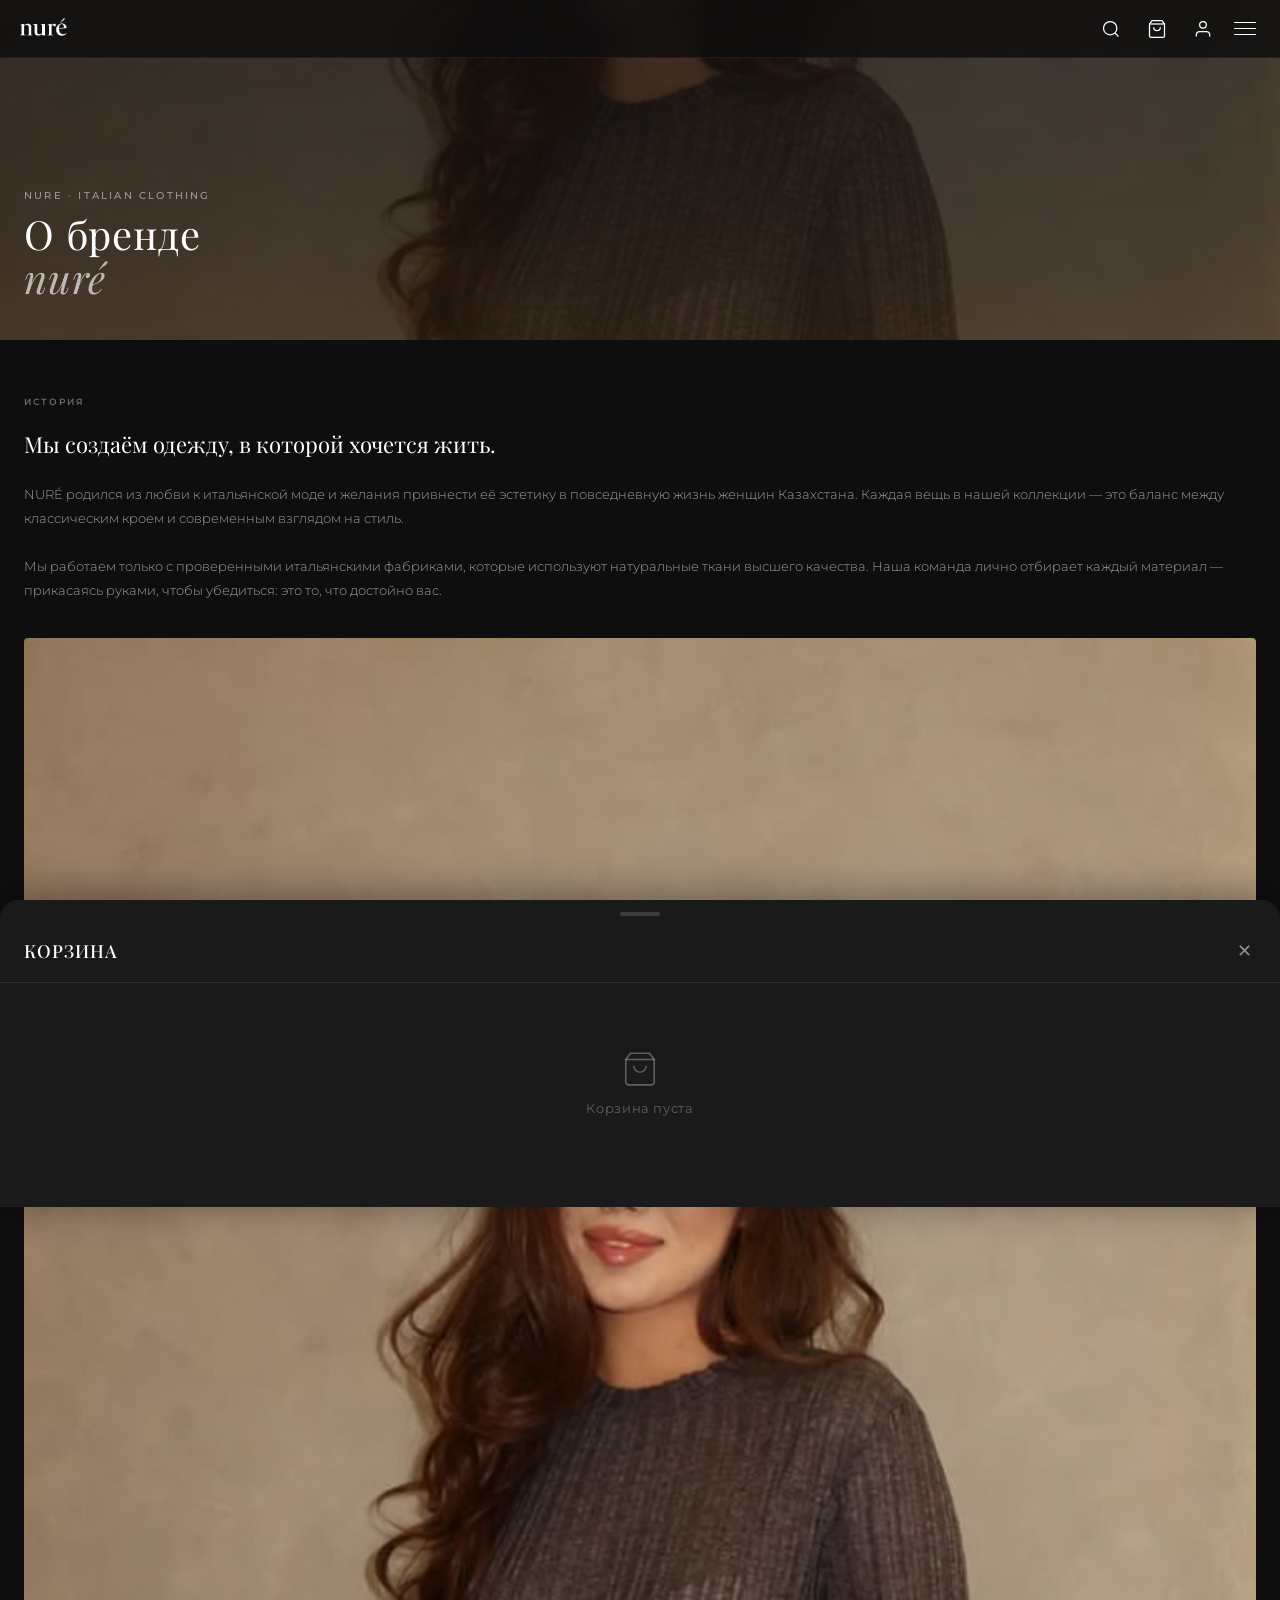
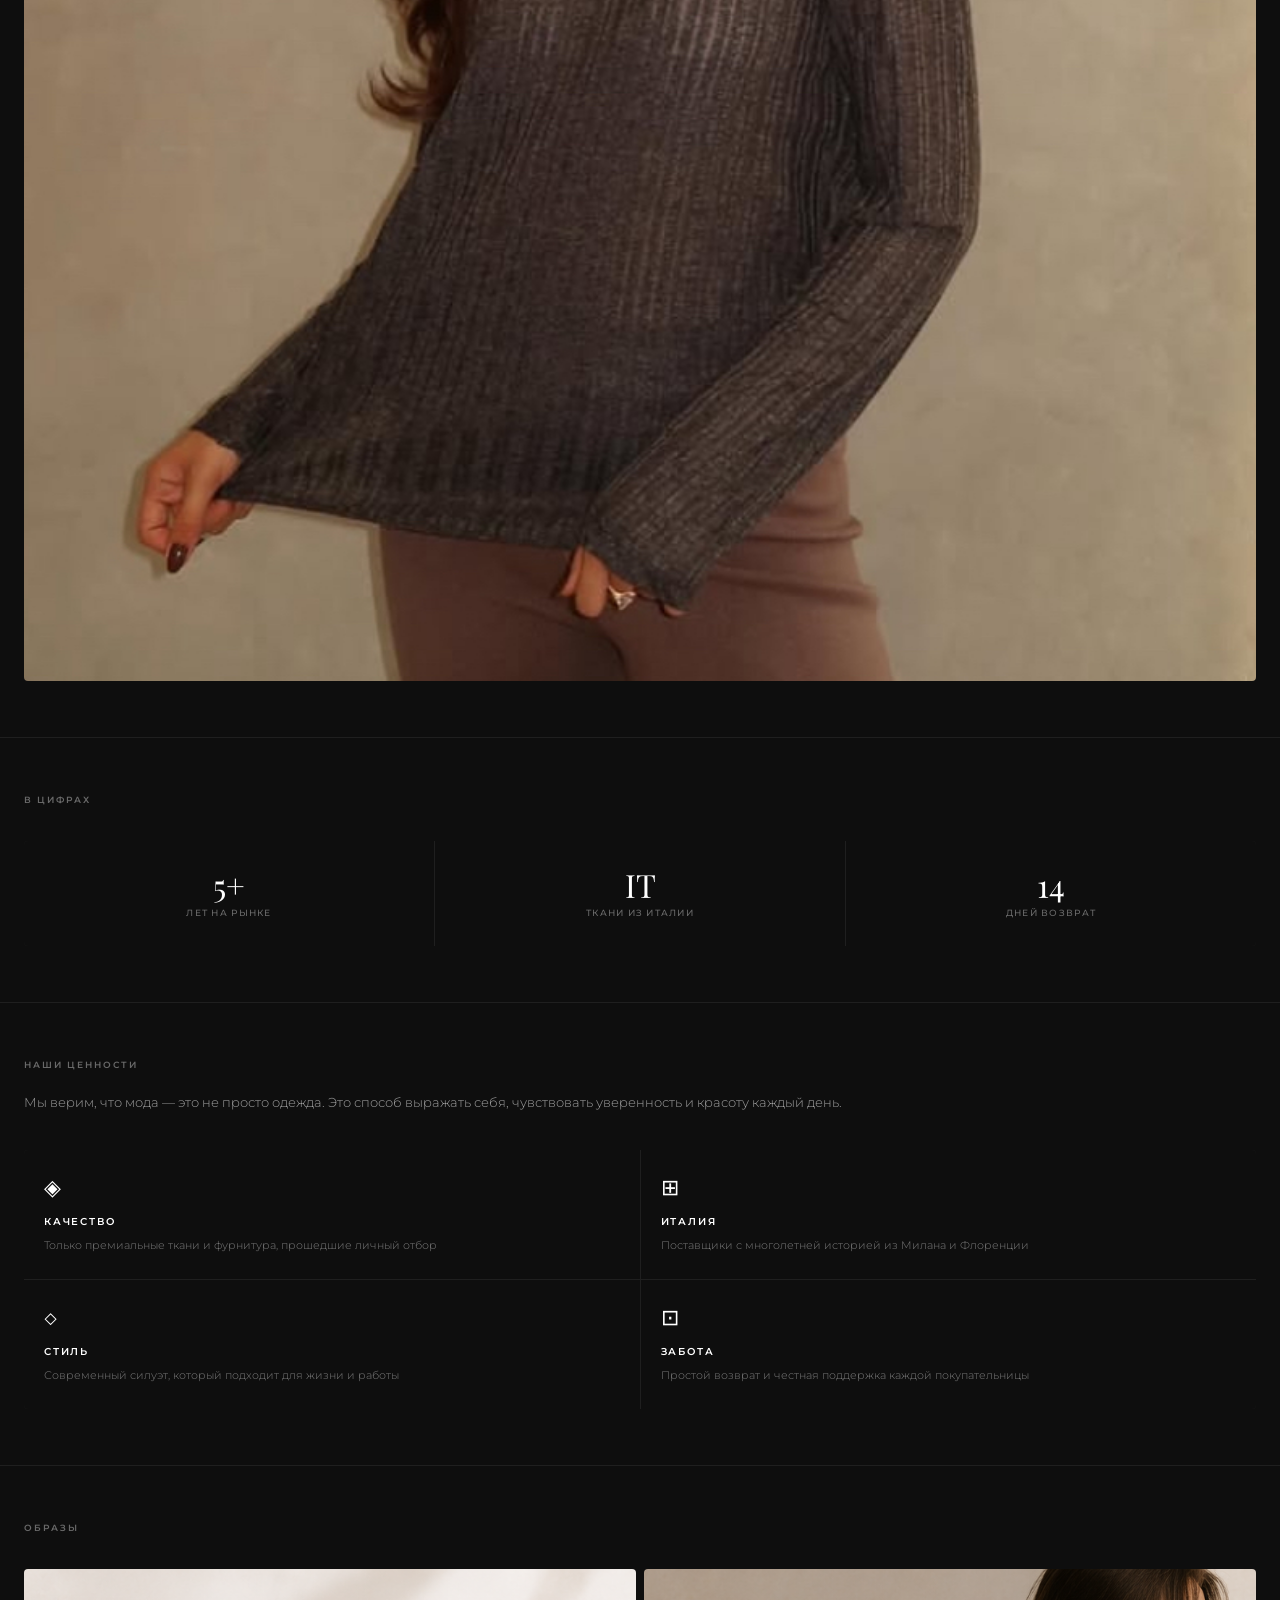
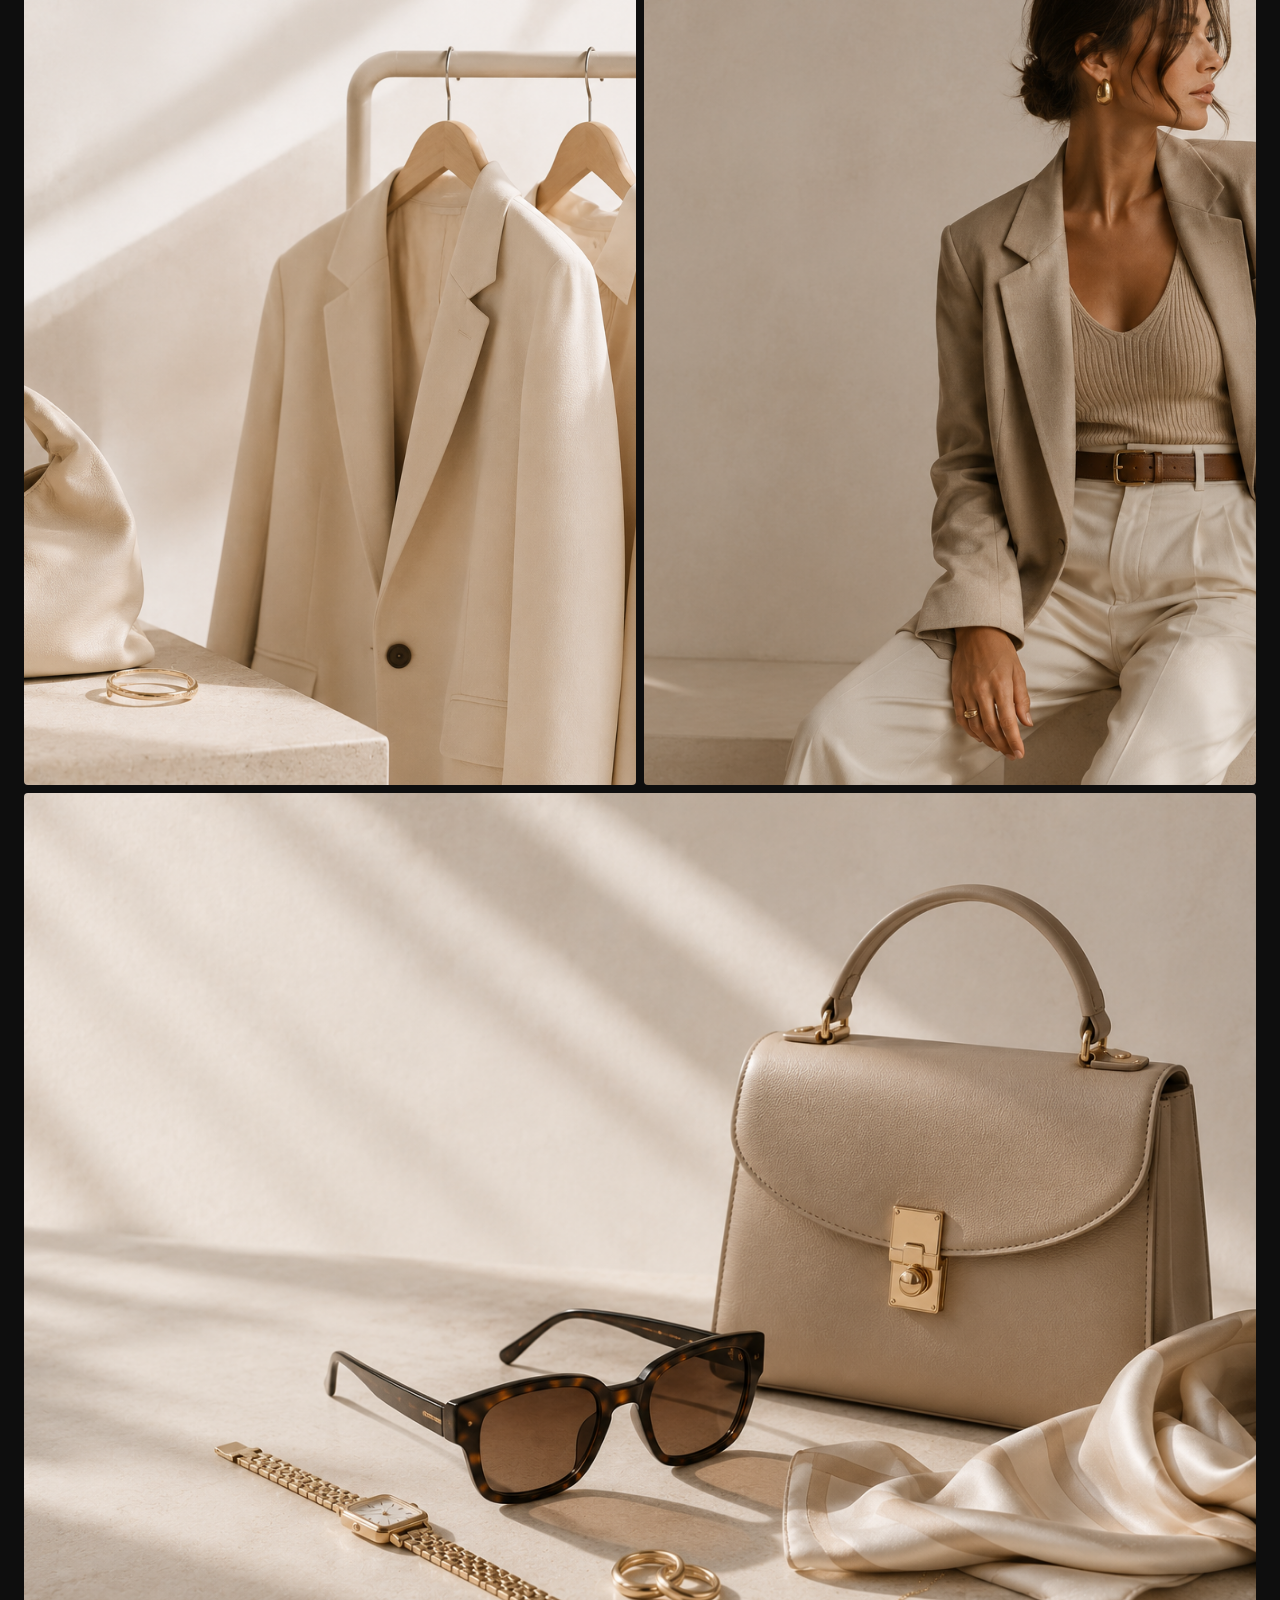
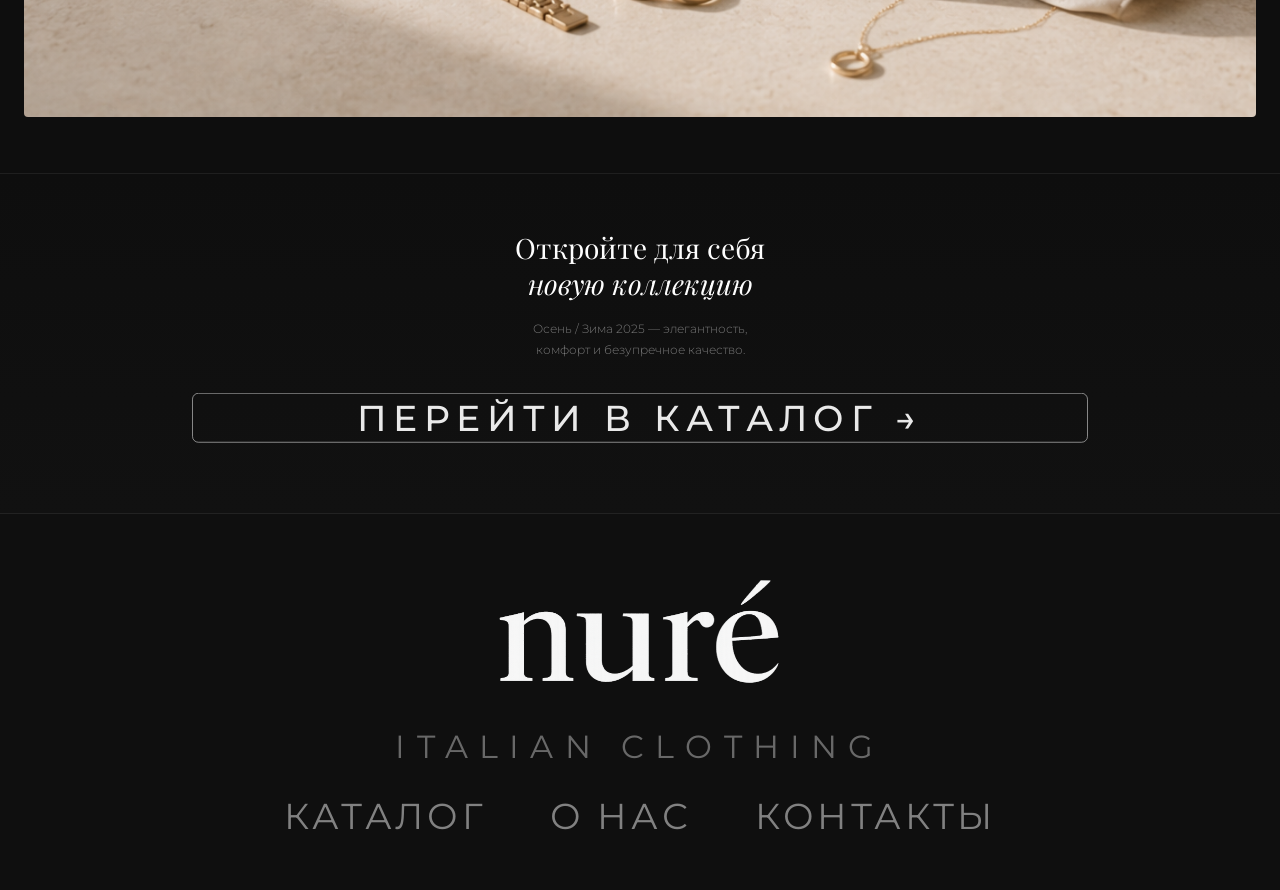
<file: about/index.html>
<!DOCTYPE html>
<html lang="ru">
<head>
    <meta charset="UTF-8">
    <meta name="viewport" content="width=device-width, initial-scale=1.0">
    <title>О НАС — NURE</title>
    <meta name="description" content="NURE — итальянская женская одежда в Актау. История бренда, наша философия и ценности. Итальянская эстетика для казахстанских женщин.">
    <meta property="og:title" content="О нас — NURE">
    <meta property="og:description" content="История бренда NURE. Итальянская эстетика, натуральные ткани, Актау.">
    <meta property="og:image" content="../img/og-cover.jpg">
    <meta property="og:type" content="website">
    <link rel="preconnect" href="https://fonts.googleapis.com">
    <link rel="preconnect" href="https://fonts.gstatic.com" crossorigin>
    <link href="https://fonts.googleapis.com/css2?family=Playfair+Display:ital,wght@0,400;0,500;0,600;1,400&family=Montserrat:wght@300;400;500;600&display=swap" rel="stylesheet">
    <link rel="stylesheet" href="../style/style.css">
    <style>
/* ─── PAGE-LEVEL OVERRIDES ─── */
body { background: #0e0e0e; color: white; }

/* ─── HEADER (тёмный, как на главной) ─── */
.header {
    position: fixed; top: 0; left: 0; right: 0; z-index: 100;
    padding: 0 20px; height: 58px;
    background: rgba(14,14,14,0.82);
    backdrop-filter: blur(12px);
    -webkit-backdrop-filter: blur(12px);
    border-bottom: 1px solid rgba(255,255,255,0.06);
}
.header-inner {
    width: 100%; height: 100%;
    display: flex; justify-content: space-between; align-items: center;
}
.logo img { height: 22px; width: auto; }
.header-icons { display: flex; align-items: center; gap: 8px; }
.icon-btn {
    background: none; border: none; color: white;
    width: 38px; height: 38px; display: flex; align-items: center; justify-content: center;
    cursor: pointer; position: relative;
}
.icon-btn svg { width: 20px; height: 20px; }
.burger { background: none; border: none; cursor: pointer; display: flex; flex-direction: column; gap: 4.5px; padding: 4px; }
.burger span { display: block; width: 22px; height: 1.5px; background: white; border-radius: 2px; }

/* ─── HERO BANNER ─── */
.page-hero {
    height: 340px; display: flex; align-items: flex-end;
    padding: 0 24px 40px;
    background: linear-gradient(180deg, #0e0e0e 0%, #1a1510 60%, #2a1f12 100%);
    position: relative; overflow: hidden;
}
.page-hero::before {
    content: '';
    position: absolute; inset: 0;
    background: url('../img/img 7.png') center/cover no-repeat;
    opacity: 0.28;
}
.page-hero__content { position: relative; z-index: 1; }
.page-hero__eyebrow {
    font-family: 'Montserrat', sans-serif;
    font-size: 10px; font-weight: 500; letter-spacing: 0.22em;
    color: rgba(255,255,255,0.5); margin-bottom: 10px;
}
.page-hero__title {
    font-family: 'Playfair Display', serif;
    font-size: 40px; font-weight: 400; line-height: 1.1;
    color: white; letter-spacing: 0.02em;
}
.page-hero__title em { font-style: italic; color: rgba(255,255,255,0.65); }

/* ─── SECTIONS ─── */
.about-section {
    padding: 56px 24px;
    border-bottom: 1px solid rgba(255,255,255,0.07);
}
.about-section:last-of-type { border-bottom: none; }

.section-label {
    font-family: 'Montserrat', sans-serif;
    font-size: 9px; font-weight: 600; letter-spacing: 0.22em;
    color: rgba(255,255,255,0.38); margin-bottom: 20px;
    text-transform: uppercase;
}

.about-lead {
    font-family: 'Playfair Display', serif;
    font-size: 22px; font-weight: 400; line-height: 1.6;
    color: white; margin-bottom: 20px;
}
.about-body {
    font-family: 'Montserrat', sans-serif;
    font-size: 13px; font-weight: 300; line-height: 1.85;
    color: rgba(255,255,255,0.6);
}
.about-photo {
    width: 100%; aspect-ratio: 3/4; object-fit: cover;
    border-radius: 4px; margin-top: 36px; display: block;
}
.about-photo-wide {
    width: 100%; aspect-ratio: 4/3; object-fit: cover;
    border-radius: 4px; margin-top: 36px; display: block;
}

/* ─── VALUES GRID ─── */
.values-grid {
    display: grid; grid-template-columns: 1fr 1fr;
    gap: 1px; background: rgba(255,255,255,0.07);
    margin-top: 36px; border-radius: 4px; overflow: hidden;
}
.value-card {
    background: #0e0e0e; padding: 24px 20px;
}
.value-icon {
    font-size: 22px; margin-bottom: 14px; display: block;
}
.value-name {
    font-family: 'Montserrat', sans-serif;
    font-size: 10px; font-weight: 600; letter-spacing: 0.18em;
    color: white; margin-bottom: 8px;
}
.value-desc {
    font-family: 'Montserrat', sans-serif;
    font-size: 11px; font-weight: 300; line-height: 1.7;
    color: rgba(255,255,255,0.45);
}

/* ─── PHOTO PAIR ─── */
.photo-pair {
    display: grid; grid-template-columns: 1fr 1fr;
    gap: 8px; margin-top: 36px;
}
.photo-pair img {
    width: 100%; aspect-ratio: 3/4; object-fit: cover; border-radius: 4px;
}

/* ─── NUMBERS ─── */
.stats-row {
    display: grid; grid-template-columns: 1fr 1fr 1fr;
    gap: 1px; background: rgba(255,255,255,0.07);
    margin-top: 36px; border-radius: 4px; overflow: hidden;
}
.stat-card {
    background: #0e0e0e; padding: 28px 16px; text-align: center;
}
.stat-num {
    font-family: 'Playfair Display', serif;
    font-size: 32px; font-weight: 400; color: white; line-height: 1;
    margin-bottom: 6px;
}
.stat-label {
    font-family: 'Montserrat', sans-serif;
    font-size: 9px; font-weight: 500; letter-spacing: 0.14em;
    color: rgba(255,255,255,0.38);
}

/* ─── CTA ─── */
.cta-section {
    padding: 56px 24px 72px;
    text-align: center;
    background: linear-gradient(180deg, #0e0e0e 0%, #111 100%);
}
.cta-title {
    font-family: 'Playfair Display', serif;
    font-size: 28px; font-weight: 400; color: white;
    line-height: 1.3; margin-bottom: 16px;
}
.cta-sub {
    font-family: 'Montserrat', sans-serif;
    font-size: 12px; font-weight: 300; color: rgba(255,255,255,0.45);
    margin-bottom: 32px; line-height: 1.7;
}

/* ─── BADGE ─── */
.badge {
    position: absolute; top: -4px; right: -6px;
    width: 16px; height: 16px;
    background: white; color: #1a1a1a;
    border-radius: 50%; font-size: 8px; font-weight: 600;
    display: flex; align-items: center; justify-content: center; line-height: 1;
}
/* ─── CART / TOAST / SEARCH / OVERLAY (копия из style.css) ─── */
.search-overlay {
    position: fixed; inset: 0; background: #161616; z-index: 300;
    display: flex; flex-direction: column;
    transform: translateY(-100%); transition: transform 0.38s cubic-bezier(0.77,0,0.175,1);
}
.search-overlay.active { transform: translateY(0); }
.search-overlay__top {
    display: flex; align-items: center; gap: 10px;
    padding: 56px 16px 12px; border-bottom: 1px solid rgba(255,255,255,0.09); flex-shrink: 0;
}
.search-input-wrap {
    flex: 1; display: flex; align-items: center;
    background: rgba(255,255,255,0.07); border-radius: 12px;
    padding: 0 12px; gap: 10px; height: 44px;
}
.search-icon-inp { width: 18px; height: 18px; flex-shrink: 0; color: rgba(255,255,255,0.4); }
.search-input { flex: 1; background: none; border: none; outline: none; font-family: 'Montserrat', sans-serif; font-size: 15px; color: white; }
.search-input::placeholder { color: rgba(255,255,255,0.32); }
.search-clear { background: none; border: none; font-size: 14px; color: rgba(255,255,255,0.35); cursor: pointer; display: none; padding: 4px; }
.search-clear.visible { display: block; }
.search-cancel { background: none; border: none; font-family: 'Montserrat', sans-serif; font-size: 13px; color: white; cursor: pointer; white-space: nowrap; padding: 4px 0; }
.search-suggestions { padding: 20px; flex-shrink: 0; }
.search-hint { font-size: 10px; font-weight: 500; letter-spacing: 0.12em; color: rgba(255,255,255,0.38); margin-bottom: 14px; }
.search-tags { display: flex; flex-wrap: wrap; gap: 8px; }
.search-tag { background: rgba(255,255,255,0.07); border: 1px solid rgba(255,255,255,0.12); border-radius: 30px; padding: 7px 16px; font-family: 'Montserrat', sans-serif; font-size: 12px; color: rgba(255,255,255,0.8); cursor: pointer; }
.search-results { flex: 1; overflow-y: auto; padding: 0 16px 20px; }
.search-results__title { font-size: 10px; font-weight: 500; letter-spacing: 0.12em; color: rgba(255,255,255,0.38); padding: 16px 4px 12px; }
.search-results__grid { display: grid; grid-template-columns: 1fr 1fr; gap: 12px; }
.search-pcard { cursor: pointer; }
.search-pcard__img { width: 100%; aspect-ratio: 3/4; object-fit: cover; border-radius: 6px; background: #2a2a2a; display: block; margin-bottom: 8px; }
.search-pcard__name { font-family: 'Playfair Display', serif; font-size: 12px; color: white; margin-bottom: 2px; }
.search-pcard__price { font-size: 11px; font-weight: 600; color: rgba(255,255,255,0.8); }
.cart-backdrop { position: fixed; inset: 0; background: rgba(0,0,0,0); z-index: 190; pointer-events: none; transition: background 0.3s; }
.cart-backdrop.active { background: rgba(0,0,0,0.6); pointer-events: auto; }
.cart-drawer { position: fixed; bottom: 0; left: 0; right: 0; background: #1a1a1a; z-index: 200; border-radius: 18px 18px 0 0; transform: translateY(100%); transition: transform 0.4s cubic-bezier(0.77,0,0.175,1); max-height: 85vh; display: flex; flex-direction: column; box-shadow: 0 -4px 40px rgba(0,0,0,0.4); }
.cart-drawer::before { content: ''; display: block; width: 40px; height: 4px; background: rgba(255,255,255,0.15); border-radius: 2px; margin: 12px auto 0; flex-shrink: 0; }
.cart-drawer.open { transform: translateY(0); }
.cart-drawer__header { display: flex; justify-content: space-between; align-items: center; padding: 20px 24px 16px; border-bottom: 1px solid rgba(255,255,255,0.08); flex-shrink: 0; }
.cart-drawer__title { font-family: 'Playfair Display', serif; font-size: 18px; font-weight: 500; letter-spacing: 0.06em; color: white; }
.cart-drawer__close { background: none; border: none; color: rgba(255,255,255,0.5); font-size: 18px; cursor: pointer; padding: 4px; }
.cart-drawer__body { flex: 1; overflow-y: auto; }
.cart-drawer__footer { padding: 16px 24px 32px; border-top: 1px solid rgba(255,255,255,0.08); flex-shrink: 0; }
.cart-total { display: flex; justify-content: space-between; align-items: center; margin-bottom: 16px; font-size: 13px; font-weight: 500; letter-spacing: 0.1em; color: white; }
.cart-checkout-btn { width: 100%; height: 52px; background: white; color: #1a1a1a; border: none; border-radius: 12px; font-family: 'Montserrat', sans-serif; font-size: 12px; font-weight: 500; letter-spacing: 0.2em; cursor: pointer; }
.cart-empty { display: flex; flex-direction: column; align-items: center; justify-content: center; gap: 12px; min-height: 200px; color: rgba(255,255,255,0.3); font-size: 13px; letter-spacing: 0.05em; }
.cart-items { padding: 0 24px 24px; }
.cart-item { display: flex; gap: 14px; padding: 14px 0; border-bottom: 1px solid rgba(255,255,255,0.07); }
.cart-item__img { width: 68px; height: 90px; object-fit: cover; border-radius: 7px; background: rgba(255,255,255,0.08); flex-shrink: 0; }
.cart-item__body { flex: 1; display: flex; flex-direction: column; justify-content: space-between; }
.cart-item__name { font-family: 'Playfair Display', serif; font-size: 13px; font-weight: 500; color: white; margin-bottom: 3px; }
.cart-item__size { font-size: 10px; color: rgba(255,255,255,0.4); margin-bottom: 4px; }
.cart-item__price { font-size: 13px; font-weight: 600; color: white; }
.cart-item__controls { display: flex; align-items: center; gap: 8px; margin-top: 6px; }
.qty-btn { width: 28px; height: 28px; border: 1px solid rgba(255,255,255,0.2); background: none; color: white; border-radius: 50%; cursor: pointer; font-size: 16px; display: flex; align-items: center; justify-content: center; }
.qty-val { font-size: 14px; font-weight: 500; color: white; min-width: 20px; text-align: center; }
.remove-btn { background: none; border: none; color: rgba(255,255,255,0.3); font-size: 14px; cursor: pointer; margin-left: 4px; }
.toast { position: fixed; bottom: 32px; left: 50%; transform: translateX(-50%) translateY(20px); background: rgba(255,255,255,0.95); color: #1a1a1a; padding: 12px 22px; border-radius: 30px; font-size: 12px; font-weight: 500; letter-spacing: 0.06em; opacity: 0; transition: opacity 0.3s, transform 0.3s; pointer-events: none; z-index: 999; white-space: nowrap; }
.toast.visible { opacity: 1; transform: translateX(-50%) translateY(0); }

/* ─── USER AVATAR + MENU ─── */
.user-avatar { width: 28px; height: 28px; background: white; color: #1a1a1a; border-radius: 50%; font-size: 11px; font-weight: 600; display: flex; align-items: center; justify-content: center; cursor: pointer; border: none; letter-spacing: 0.03em; }
.user-menu { position: absolute; top: 48px; right: 0; background: #1a1a1a; border: 1px solid rgba(255,255,255,0.12); border-radius: 12px; padding: 8px; min-width: 180px; box-shadow: 0 8px 32px rgba(0,0,0,0.5); z-index: 200; display: none; }
.user-menu.open { display: block; }
.user-menu-item { display: block; padding: 10px 16px; font-size: 12px; letter-spacing: 0.06em; color: white; cursor: pointer; border-radius: 8px; border: none; background: none; width: 100%; text-align: left; font-family: 'Montserrat', sans-serif; }
.user-menu-item:hover { background: rgba(255,255,255,0.08); }
.user-menu-item.danger { color: #e07070; }
.user-menu__email { padding: 8px 16px 12px; font-size: 10px; color: rgba(255,255,255,0.4); border-bottom: 1px solid rgba(255,255,255,0.1); margin-bottom: 4px; letter-spacing: 0.04em; }

/* ─── AUTH MODAL ─── */
.auth-modal-backdrop { position: fixed; inset: 0; background: rgba(0,0,0,0.6); z-index: 300; display: none; align-items: flex-end; }
.auth-modal-backdrop.open { display: flex; }
.auth-modal { background: #1a1a1a; border-radius: 20px 20px 0 0; width: 100%; padding: 32px 24px 48px; border-top: 1px solid rgba(255,255,255,0.1); }
.auth-modal__bar { width: 40px; height: 4px; background: rgba(255,255,255,0.2); border-radius: 2px; margin: 0 auto 28px; }
.auth-modal__title { font-family: 'Playfair Display', serif; font-size: 22px; font-weight: 500; margin-bottom: 6px; color: white; }
.auth-modal__sub { font-size: 12px; color: rgba(255,255,255,0.45); margin-bottom: 28px; letter-spacing: 0.03em; }
.auth-tabs { display: flex; margin-bottom: 24px; border-bottom: 1px solid rgba(255,255,255,0.12); }
.auth-tab { background: none; border: none; font-family: 'Montserrat', sans-serif; font-size: 11px; font-weight: 500; letter-spacing: 0.12em; color: rgba(255,255,255,0.35); cursor: pointer; padding: 10px 20px 12px; border-bottom: 2px solid transparent; margin-bottom: -1px; }
.auth-tab.active { color: white; border-bottom-color: white; }
.auth-field { display: flex; flex-direction: column; gap: 6px; margin-bottom: 14px; }
.auth-field label { font-size: 10px; font-weight: 500; letter-spacing: 0.12em; color: rgba(255,255,255,0.4); }
.auth-field input { height: 48px; background: rgba(255,255,255,0.07); border: none; border-radius: 10px; padding: 0 16px; font-family: 'Montserrat', sans-serif; font-size: 14px; color: white; outline: none; transition: box-shadow 0.2s; }
.auth-field input:focus { box-shadow: inset 0 0 0 1.5px rgba(255,255,255,0.5); }
.auth-submit { width: 100%; height: 52px; background: white; color: #1a1a1a; border: none; border-radius: 12px; font-family: 'Montserrat', sans-serif; font-size: 12px; font-weight: 500; letter-spacing: 0.2em; cursor: pointer; margin-top: 8px; }
.auth-error { color: #e07070; font-size: 11px; text-align: center; margin-top: 8px; display: none; }
    </style>
</head>
<body>

<!-- ═══ ПОИСКОВЫЙ ОВЕРЛЕЙ ═══ -->
<div class="search-overlay" id="searchOverlay">
    <div class="search-overlay__top">
        <div class="search-input-wrap">
            <svg class="search-icon-inp" viewBox="0 0 24 24" fill="none" stroke="currentColor" stroke-width="1.5"><circle cx="11" cy="11" r="8"/><line x1="21" y1="21" x2="16.65" y2="16.65"/></svg>
            <input class="search-input" id="searchInput" type="text" placeholder="Поиск по коллекции..." autocomplete="off">
            <button class="search-clear" id="searchClear" aria-label="Очистить">✕</button>
        </div>
        <button class="search-cancel" id="searchCancel">Отмена</button>
    </div>
    <div class="search-suggestions" id="searchSuggestions">
        <p class="search-hint">Популярные запросы</p>
        <div class="search-tags">
            <span class="search-tag">Платья</span>
            <span class="search-tag">Пальто</span>
            <span class="search-tag">Костюмы</span>
            <span class="search-tag">Новинки</span>
        </div>
    </div>
    <div class="search-results" id="searchResults" style="display:none">
        <p class="search-results__title" id="searchResultsTitle"></p>
        <div class="search-results__grid" id="searchResultsGrid"></div>
    </div>
</div>

<!-- ═══ КОРЗИНА ═══ -->
<div class="cart-backdrop" id="cartBackdrop"></div>
<div class="cart-drawer" id="cartDrawer">
    <div class="cart-drawer__header">
        <p class="cart-drawer__title">КОРЗИНА</p>
        <button class="cart-drawer__close" id="cartClose">✕</button>
    </div>
    <div class="cart-drawer__body" id="cartBody">
        <div class="cart-empty" id="cartEmpty">
            <svg width="38" height="38" viewBox="0 0 24 24" fill="none" stroke="rgba(255,255,255,0.3)" stroke-width="1"><path d="M6 2L3 6v14a2 2 0 0 0 2 2h14a2 2 0 0 0 2-2V6l-3-4z"/><line x1="3" y1="6" x2="21" y2="6"/><path d="M16 10a4 4 0 0 1-8 0"/></svg>
            <p>Корзина пуста</p>
        </div>
        <div class="cart-items" id="cartItems"></div>
    </div>
    <div class="cart-drawer__footer" id="cartFooter" style="display:none">
        <div class="cart-total"><span>ИТОГО</span><span id="cartTotal">0 ₸</span></div>
        <button class="cart-checkout-btn">ОФОРМИТЬ ЗАКАЗ →</button>
    </div>
</div>

<!-- ═══ TOAST ═══ -->
<div class="toast" id="toast"></div>

<!-- AUTH MODAL -->
<div class="auth-modal-backdrop" id="authBackdrop">
    <div class="auth-modal">
        <div class="auth-modal__bar"></div>
        <p class="auth-modal__title">Добро пожаловать</p>
        <p class="auth-modal__sub">Войдите или создайте аккаунт</p>
        <div class="auth-tabs">
            <button class="auth-tab active" id="tabLogin">ВОЙТИ</button>
            <button class="auth-tab" id="tabRegister">РЕГИСТРАЦИЯ</button>
        </div>
        <div id="loginForm">
            <div class="auth-field"><label>EMAIL</label><input type="email" id="loginEmail" placeholder="your@email.com"></div>
            <div class="auth-field"><label>ПАРОЛЬ</label><input type="password" id="loginPass" placeholder="••••••"></div>
            <p class="auth-error" id="loginError"></p>
            <button class="auth-submit" id="loginSubmit">ВОЙТИ</button>
        </div>
        <div id="registerForm" style="display:none">
            <div class="auth-field"><label>ИМЯ</label><input type="text" id="regName" placeholder="Ваше имя"></div>
            <div class="auth-field"><label>EMAIL</label><input type="email" id="regEmail" placeholder="your@email.com"></div>
            <div class="auth-field"><label>ПАРОЛЬ</label><input type="password" id="regPass" placeholder="Минимум 6 символов"></div>
            <p class="auth-error" id="regError"></p>
            <button class="auth-submit" id="regSubmit">СОЗДАТЬ АККАУНТ</button>
        </div>
    </div>
</div>
<div class="nav-backdrop" id="navBackdrop"></div>
<div class="nav-overlay" id="navOverlay">
    <div class="nav-header">
        <img class="nav-logo" src="../img/logo.png" alt="nuré">
        <button class="nav-close" id="navClose">✕</button>
    </div>
    <nav class="nav-links">
        <a href="../index.html">ГЛАВНАЯ</a>
        <a href="../catalog/index.html">КАТАЛОГ</a>
        <a href="index.html" class="active">О НАС</a>
        <a href="../contacts/index.html">КОНТАКТЫ</a>
    </nav>
    <div class="nav-benefits">
        <p class="nav-benefits__title">НАШИ ПРЕИМУЩЕСТВА</p>
        <div class="nav-benefit-item">
            <div class="nav-benefit-icon"><svg width="18" height="18" viewBox="0 0 24 24" fill="none" stroke="currentColor" stroke-width="1.5"><path d="M12 2l3.09 6.26L22 9.27l-5 4.87 1.18 6.88L12 17.77l-6.18 3.25L7 14.14 2 9.27l6.91-1.01L12 2z"/></svg></div>
            <div><p class="nav-benefit-name">ПРЕМИУМ КАЧЕСТВО</p><p class="nav-benefit-desc">Используем лучшие материалы и фурнитуру</p></div>
        </div>
        <div class="nav-benefit-item">
            <div class="nav-benefit-icon"><svg width="18" height="18" viewBox="0 0 24 24" fill="none" stroke="currentColor" stroke-width="1.5"><circle cx="12" cy="12" r="10"/><path d="M12 8v4l3 3"/></svg></div>
            <div><p class="nav-benefit-name">ИТАЛЬЯНСКИЕ ТКАНИ</p><p class="nav-benefit-desc">Только проверенные поставщики из Италии</p></div>
        </div>
        <div class="nav-benefit-item">
            <div class="nav-benefit-icon"><svg width="18" height="18" viewBox="0 0 24 24" fill="none" stroke="currentColor" stroke-width="1.5"><rect x="1" y="3" width="15" height="13" rx="1"/><path d="M16 8h4l3 5v3h-7V8z"/><circle cx="5.5" cy="18.5" r="2.5"/><circle cx="18.5" cy="18.5" r="2.5"/></svg></div>
            <div><p class="nav-benefit-name">БЫСТРАЯ ДОСТАВКА</p><p class="nav-benefit-desc">Доставка по Казахстану от 1 до 3 дней</p></div>
        </div>
        <div class="nav-benefit-item">
            <div class="nav-benefit-icon"><svg width="18" height="18" viewBox="0 0 24 24" fill="none" stroke="currentColor" stroke-width="1.5"><path d="M3 9l9-7 9 7v11a2 2 0 0 1-2 2H5a2 2 0 0 1-2-2z"/><polyline points="9 22 9 12 15 12 15 22"/></svg></div>
            <div><p class="nav-benefit-name">ЛЕГКИЙ ВОЗВРАТ</p><p class="nav-benefit-desc">Возврат в течение 14 дней без лишних вопросов</p></div>
        </div>
    </div>
    <div class="nav-socials">
        <a href="https://www.instagram.com/nure.kz/" target="_blank"><span class="social-icon">◎</span> Instagram</a>
        <a href="#"><span class="social-icon">✈</span> Telegram</a>
    </div>
</div>

<!-- ═══ HEADER ═══ -->
<header class="header">
    <div class="header-inner">
        <a href="../index.html" class="header-logo">
            <img src="../img/logo.png" alt="nuré">
        </a>
        <div class="header-icons">
            <button class="icon-btn" aria-label="Поиск" id="searchBtn">
                <svg viewBox="0 0 24 24" fill="none" stroke="currentColor" stroke-width="1.5"><circle cx="11" cy="11" r="8"/><line x1="21" y1="21" x2="16.65" y2="16.65"/></svg>
            </button>
            <button class="icon-btn cart-icon-btn" id="cartBtn" aria-label="Корзина">
                <svg viewBox="0 0 24 24" fill="none" stroke="currentColor" stroke-width="1.5"><path d="M6 2L3 6v14a2 2 0 0 0 2 2h14a2 2 0 0 0 2-2V6l-3-4z"/><line x1="3" y1="6" x2="21" y2="6"/><path d="M16 10a4 4 0 0 1-8 0"/></svg>
                <span class="badge" id="cartBadge" style="display:none">0</span>
            </button>
            <!-- Аккаунт -->
            <div id="userBtnWrap" style="position:relative">
                <button class="user-avatar" id="userBtn" style="display:none"></button>
                <button class="icon-btn" id="loginBtn" aria-label="Войти">
                    <svg viewBox="0 0 24 24" fill="none" stroke="currentColor" stroke-width="1.5"><path d="M20 21v-2a4 4 0 0 0-4-4H8a4 4 0 0 0-4 4v2"/><circle cx="12" cy="7" r="4"/></svg>
                </button>
                <div class="user-menu" id="userMenu">
                    <p class="user-menu__email" id="userMenuEmail"></p>
                    <button class="user-menu-item" id="adminPanelBtn" style="display:none" onclick="window.location='../admin/index.html'">⚙ Админ панель</button>
                    <button class="user-menu-item danger" onclick="API.logout();updateAuthUI();showToast('Вы вышли из аккаунта')">Выйти</button>
                </div>
            </div>
            <button class="burger" id="burgerBtn">
                <span></span><span></span><span></span>
            </button>
        </div>
    </div>
</header>

<!-- ═══ HERO BANNER ═══ -->
<div class="page-hero" style="padding-top: 58px;">
    <div class="page-hero__content">
        <p class="page-hero__eyebrow">NURE · ITALIAN CLOTHING</p>
        <h1 class="page-hero__title">О бренде<br><em>nuré</em></h1>
    </div>
</div>

<!-- ═══ СЕКЦИЯ 1 — ИСТОРИЯ ═══ -->
<section class="about-section">
    <p class="section-label">ИСТОРИЯ</p>
    <p class="about-lead">Мы создаём одежду, в которой хочется жить.</p>
    <p class="about-body">NURÉ родился из любви к итальянской моде и желания привнести её эстетику в повседневную жизнь женщин Казахстана. Каждая вещь в нашей коллекции — это баланс между классическим кроем и современным взглядом на стиль.<br><br>Мы работаем только с проверенными итальянскими фабриками, которые используют натуральные ткани высшего качества. Наша команда лично отбирает каждый материал — прикасаясь руками, чтобы убедиться: это то, что достойно вас.</p>
    <img class="about-photo" src="../img/img 7.png" alt="NURE">
</section>

<!-- ═══ СЕКЦИЯ 2 — ЦИФРЫ ═══ -->
<section class="about-section">
    <p class="section-label">В ЦИФРАХ</p>
    <div class="stats-row">
        <div class="stat-card">
            <p class="stat-num">5+</p>
            <p class="stat-label">ЛЕТ НА РЫНКЕ</p>
        </div>
        <div class="stat-card">
            <p class="stat-num">IT</p>
            <p class="stat-label">ТКАНИ ИЗ ИТАЛИИ</p>
        </div>
        <div class="stat-card">
            <p class="stat-num">14</p>
            <p class="stat-label">ДНЕЙ ВОЗВРАТ</p>
        </div>
    </div>
</section>

<!-- ═══ СЕКЦИЯ 3 — НАШИ ЦЕННОСТИ ═══ -->
<section class="about-section">
    <p class="section-label">НАШИ ЦЕННОСТИ</p>
    <p class="about-body">Мы верим, что мода — это не просто одежда. Это способ выражать себя, чувствовать уверенность и красоту каждый день.</p>
    <div class="values-grid">
        <div class="value-card">
            <span class="value-icon">◈</span>
            <p class="value-name">КАЧЕСТВО</p>
            <p class="value-desc">Только премиальные ткани и фурнитура, прошедшие личный отбор</p>
        </div>
        <div class="value-card">
            <span class="value-icon">⊞</span>
            <p class="value-name">ИТАЛИЯ</p>
            <p class="value-desc">Поставщики с многолетней историей из Милана и Флоренции</p>
        </div>
        <div class="value-card">
            <span class="value-icon">◇</span>
            <p class="value-name">СТИЛЬ</p>
            <p class="value-desc">Современный силуэт, который подходит для жизни и работы</p>
        </div>
        <div class="value-card">
            <span class="value-icon">⊡</span>
            <p class="value-name">ЗАБОТА</p>
            <p class="value-desc">Простой возврат и честная поддержка каждой покупательницы</p>
        </div>
    </div>
</section>

<!-- ═══ СЕКЦИЯ 4 — ФОТО ═══ -->
<section class="about-section">
    <p class="section-label">ОБРАЗЫ</p>
    <div class="photo-pair">
        <img src="../img/img 11.png" alt="">
        <img src="../img/img 10.png" alt="">
    </div>
    <img class="about-photo-wide" src="../img/img 12.png" alt="" style="margin-top: 8px;">
</section>

<!-- ═══ CTA ═══ -->
<section class="cta-section">
    <p class="cta-title">Откройте для себя<br><em style="font-family:'Playfair Display',serif;font-style:italic;">новую коллекцию</em></p>
    <p class="cta-sub">Осень / Зима 2025 — элегантность,<br>комфорт и безупречное качество.</p>
    <a style="margin: auto;" href="../catalog/index.html" class="btn-outline">ПЕРЕЙТИ В КАТАЛОГ →</a>
</section>

<!-- ═══ ФУТЕР ═══ -->
<footer class="footer">
    <img class="footer-logo" src="../img/logo.png" alt="nuré">
    <p class="footer-sub">ITALIAN CLOTHING</p>
    <nav class="footer-nav">
        <a href="../catalog/index.html">КАТАЛОГ</a>
        <a href="index.html">О НАС</a>
        <a href="../contacts/index.html">КОНТАКТЫ</a>
    </nav>
</footer>

<script src="../api-client.js"></script>
<script>
// ── КОРЗИНА ──
let cart = JSON.parse(localStorage.getItem('nure_cart') || '[]');
function saveCart() { localStorage.setItem('nure_cart', JSON.stringify(cart)); }
function formatPrice(p) { return p.toString().replace(/\B(?=(\d{3})+(?!\d))/g, ' '); }
let toastTimer;
function showToast(msg) { const t = document.getElementById('toast'); t.textContent = msg; t.classList.add('visible'); clearTimeout(toastTimer); toastTimer = setTimeout(() => t.classList.remove('visible'), 2500); }

function updateBadges() {
    const total = cart.reduce((s, i) => s + i.qty, 0);
    const cb = document.getElementById('cartBadge');
    cb.textContent = total; cb.style.display = total > 0 ? 'flex' : 'none';
}

function renderCart() {
    const body = document.getElementById('cartItems');
    const empty = document.getElementById('cartEmpty');
    const footer = document.getElementById('cartFooter');
    if (cart.length === 0) { empty.style.display = 'flex'; body.innerHTML = ''; footer.style.display = 'none'; return; }
    empty.style.display = 'none'; footer.style.display = 'block';
    const PLACEHOLDER = 'data:image/svg+xml,%3Csvg xmlns="http://www.w3.org/2000/svg" width="68" height="90"%3E%3Crect width="68" height="90" fill="%23222"%2F%3E%3C%2Fsvg%3E';
    body.innerHTML = cart.map(item => `
        <div class="cart-item">
            <img class="cart-item__img" src="${item.img || PLACEHOLDER}" alt="${item.name}" onerror="this.src='${PLACEHOLDER}'">
            <div class="cart-item__body">
                <div class="cart-item__info">
                    <p class="cart-item__name">${item.name}</p>
                    <p class="cart-item__size">Размер: ${item.size}${item.color ? ' · ' + item.color : ''}</p>
                    <p class="cart-item__price">${formatPrice(item.price)} ₸</p>
                </div>
                <div class="cart-item__controls">
                    <button class="qty-btn" onclick="changeQty(${item.id},'${item.size}',-1)">−</button>
                    <span class="qty-val">${item.qty}</span>
                    <button class="qty-btn" onclick="changeQty(${item.id},'${item.size}',1)">+</button>
                    <button class="remove-btn" onclick="removeItem(${item.id},'${item.size}')">✕</button>
                </div>
            </div>
        </div>
    `).join('');
    const total = cart.reduce((s, i) => s + i.price * i.qty, 0);
    document.getElementById('cartTotal').textContent = formatPrice(total) + ' ₸';
}
function changeQty(id, size, delta) {
    const idx = cart.findIndex(i => i.id === id && i.size === size);
    if (idx === -1) return;
    cart[idx].qty += delta;
    if (cart[idx].qty <= 0) cart.splice(idx, 1);
    saveCart(); renderCart(); updateBadges();
}
function removeItem(id, size) {
    cart = cart.filter(i => !(i.id === id && i.size === size));
    saveCart(); renderCart(); updateBadges();
}

// ── CART DRAWER ──
const cartBtn = document.getElementById('cartBtn');
const cartDrawer = document.getElementById('cartDrawer');
const cartBackdrop = document.getElementById('cartBackdrop');
const cartClose = document.getElementById('cartClose');
function openCart() { cartDrawer.classList.add('open'); cartBackdrop.classList.add('active'); document.body.style.overflow = 'hidden'; renderCart(); }
function closeCart() { cartDrawer.classList.remove('open'); cartBackdrop.classList.remove('active'); document.body.style.overflow = ''; }
cartBtn.addEventListener('click', openCart);
cartClose.addEventListener('click', closeCart);
cartBackdrop.addEventListener('click', closeCart);

// ── БУРГЕР ──
const burger = document.getElementById('burgerBtn');
const overlay = document.getElementById('navOverlay');
const backdrop = document.getElementById('navBackdrop');
const navClose = document.getElementById('navClose');
function openMenu() { overlay.classList.add('active'); backdrop.classList.add('active'); document.body.style.overflow = 'hidden'; }
function closeMenu() { overlay.classList.remove('active'); backdrop.classList.remove('active'); document.body.style.overflow = ''; }
burger.addEventListener('click', openMenu);
navClose.addEventListener('click', closeMenu);
backdrop.addEventListener('click', closeMenu);

// ── ПОИСК ──
const searchBtn = document.getElementById('searchBtn');
const searchOverlay = document.getElementById('searchOverlay');
const searchInput = document.getElementById('searchInput');
const searchClear = document.getElementById('searchClear');
const searchCancel = document.getElementById('searchCancel');
const searchSuggestions = document.getElementById('searchSuggestions');
const searchResults = document.getElementById('searchResults');
const searchResultsGrid = document.getElementById('searchResultsGrid');
const searchResultsTitle = document.getElementById('searchResultsTitle');
function openSearch() { searchOverlay.classList.add('active'); document.body.style.overflow = 'hidden'; setTimeout(() => searchInput.focus(), 350); }
function closeSearch() { searchOverlay.classList.remove('active'); document.body.style.overflow = ''; searchInput.value = ''; searchClear.classList.remove('visible'); searchSuggestions.style.display = ''; searchResults.style.display = 'none'; }
searchBtn.addEventListener('click', openSearch);
searchCancel.addEventListener('click', closeSearch);
document.addEventListener('keydown', e => { if (e.key === 'Escape') { closeSearch(); closeMenu(); } });
searchClear.addEventListener('click', () => { searchInput.value = ''; searchClear.classList.remove('visible'); searchSuggestions.style.display = ''; searchResults.style.display = 'none'; searchInput.focus(); });
document.querySelectorAll('.search-tag').forEach(tag => {
    tag.addEventListener('click', () => { searchInput.value = tag.textContent; searchInput.dispatchEvent(new Event('input')); });
});

// ── ПОИСК: загрузка товаров и отображение результатов ──
let _searchProducts = null;
async function ensureProducts() {
    if (_searchProducts) return _searchProducts;
    try { const d = await API.getProducts(); _searchProducts = d.products || []; } catch(e) { _searchProducts = []; }
    return _searchProducts;
}
const CAT_LABELS = { dress:'Платья', outer:'Верхняя одежда', suit:'Костюмы', top:'Топы', acc:'Аксессуары' };
function getProductImg(p) {
    if (p.images && p.images.default && p.images.default[0]) return p.images.default[0];
    if (p.colors && p.colors.length && p.colors[0].images && p.colors[0].images[0]) return p.colors[0].images[0];
    return '';
}
searchInput.addEventListener('input', async function() {
    const q = this.value.trim().toLowerCase();
    searchClear.classList.toggle('visible', q.length > 0);
    if (!q) { searchSuggestions.style.display = ''; searchResults.style.display = 'none'; return; }
    searchSuggestions.style.display = 'none'; searchResults.style.display = '';
    searchResultsTitle.textContent = 'ПОИСК...';
    const products = await ensureProducts();
    const found = products.filter(p =>
        (p.name||'').toLowerCase().includes(q) ||
        (CAT_LABELS[p.category]||'').toLowerCase().includes(q)
    ).slice(0, 12);
    searchResultsTitle.textContent = found.length > 0 ? `НАЙДЕНО ${found.length} ТОВАРА` : 'НИЧЕГО НЕ НАЙДЕНО';
    const catalogLink = `<a href="../catalog/index.html?q=${encodeURIComponent(this.value.trim())}" style="grid-column:1/-1;display:block;text-align:center;padding:14px 0;font-size:10px;letter-spacing:0.12em;color:rgba(255,255,255,0.65);border:1px solid rgba(255,255,255,0.15);border-radius:10px;margin-top:4px;">ВСЕ РЕЗУЛЬТАТЫ В КАТАЛОГЕ →</a>`;
    searchResultsGrid.innerHTML = found.map(p => `
        <div class="search-pcard" onclick="location.href='../product/?id=${p.id}'">
            <img class="search-pcard__img" src="${getProductImg(p)}" alt="${p.name}">
            <p class="search-pcard__name">${p.name}</p>
            <p class="search-pcard__price">${parseFloat(p.price||0) > 0 ? formatPrice(parseFloat(p.price)) + ' ₸' : '—'}</p>
        </div>
    `).join('') + catalogLink;
});

// ── AUTH ──
function updateAuthUI() {
    const user = API.getUser();
    if (user) {
        document.getElementById('loginBtn').style.display = 'none';
        document.getElementById('userBtn').style.display = 'flex';
        document.getElementById('userBtn').textContent = user.name.charAt(0).toUpperCase();
        document.getElementById('userMenuEmail').textContent = user.email;
        if (user.role === 'admin') document.getElementById('adminPanelBtn').style.display = 'block';
    } else {
        document.getElementById('loginBtn').style.display = 'flex';
        document.getElementById('userBtn').style.display = 'none';
    }
}
document.getElementById('loginBtn').addEventListener('click', () => { document.getElementById('authBackdrop').classList.add('open'); document.body.style.overflow = 'hidden'; });
document.getElementById('authBackdrop').addEventListener('click', e => { if (e.target === document.getElementById('authBackdrop')) { document.getElementById('authBackdrop').classList.remove('open'); document.body.style.overflow = ''; } });
document.getElementById('userBtn').addEventListener('click', e => { e.stopPropagation(); document.getElementById('userMenu').classList.toggle('open'); });
document.addEventListener('click', () => document.getElementById('userMenu').classList.remove('open'));
document.getElementById('tabLogin').addEventListener('click', () => { document.getElementById('tabLogin').classList.add('active'); document.getElementById('tabRegister').classList.remove('active'); document.getElementById('loginForm').style.display = ''; document.getElementById('registerForm').style.display = 'none'; });
document.getElementById('tabRegister').addEventListener('click', () => { document.getElementById('tabRegister').classList.add('active'); document.getElementById('tabLogin').classList.remove('active'); document.getElementById('registerForm').style.display = ''; document.getElementById('loginForm').style.display = 'none'; });
document.getElementById('loginSubmit').addEventListener('click', async () => {
    const email = document.getElementById('loginEmail').value.trim();
    const pass = document.getElementById('loginPass').value;
    const err = document.getElementById('loginError');
    err.style.display = 'none';
    const res = await API.login(email, pass);
    if (res.error) { err.textContent = res.error; err.style.display = 'block'; return; }
    updateAuthUI(); document.getElementById('authBackdrop').classList.remove('open'); document.body.style.overflow = '';
    showToast('Добро пожаловать, ' + res.user.name + '!');
});
document.getElementById('regSubmit').addEventListener('click', async () => {
    const name = document.getElementById('regName').value.trim();
    const email = document.getElementById('regEmail').value.trim();
    const pass = document.getElementById('regPass').value;
    const err = document.getElementById('regError');
    err.style.display = 'none';
    const res = await API.register(name, email, pass);
    if (res.error) { err.textContent = res.error; err.style.display = 'block'; return; }
    updateAuthUI(); document.getElementById('authBackdrop').classList.remove('open'); document.body.style.overflow = '';
    showToast('Аккаунт создан!');
});
updateAuthUI();
</script>
<script src="../libs/gsap/gsap.min.js"></script>
<script src="../libs/gsap/ScrollTrigger.min.js"></script>
<script>
(function () {
    if (typeof gsap === 'undefined') return;
    gsap.registerPlugin(ScrollTrigger);
    if (window.matchMedia('(prefers-reduced-motion: reduce)').matches) return;

    gsap.set('.header', { opacity: 0, y: -16 });
    gsap.set('.page-hero__eyebrow, .page-hero__title', { opacity: 0, y: 20 });
    gsap.timeline({ defaults: { ease: 'power2.out' } })
        .to('.header', { opacity: 1, y: 0, duration: 0.7 })
        .to('.page-hero__eyebrow', { opacity: 1, y: 0, duration: 0.6 }, '-=0.3')
        .to('.page-hero__title', { opacity: 1, y: 0, duration: 0.8 }, '-=0.4');

    function reveal(selector, trigger, opts = {}) {
        const els = gsap.utils.toArray(selector);
        if (!els.length) return;
        gsap.from(els, { opacity: 0, y: opts.y ?? 24, duration: opts.duration ?? 0.8, ease: 'power2.out', stagger: opts.stagger ?? 0, scrollTrigger: { trigger, start: opts.start ?? 'top 65%', toggleActions: 'play none none none' } });
    }

    reveal('.about-section .section-label, .about-lead, .about-body', '.about-section', { stagger: 0.12 });
    reveal('.about-photo, .about-photo-wide', '.about-section', { y: 0, duration: 1.0 });
    reveal('.stat-card', '.stats-row', { y: 20, stagger: 0.1 });
    reveal('.value-card', '.values-grid', { y: 22, stagger: 0.08 });
    reveal('.photo-pair img', '.photo-pair', { y: 16, stagger: 0.1 });
    reveal('.cta-title, .cta-sub, .cta-section .btn-outline', '.cta-section', { y: 20, stagger: 0.12 });
    reveal('.footer > *', '.footer', { y: 16, stagger: 0.08, start: 'top 78%' });

    window.addEventListener('load', () => ScrollTrigger.refresh());
})();
</script>
</body>
</html>
</file>
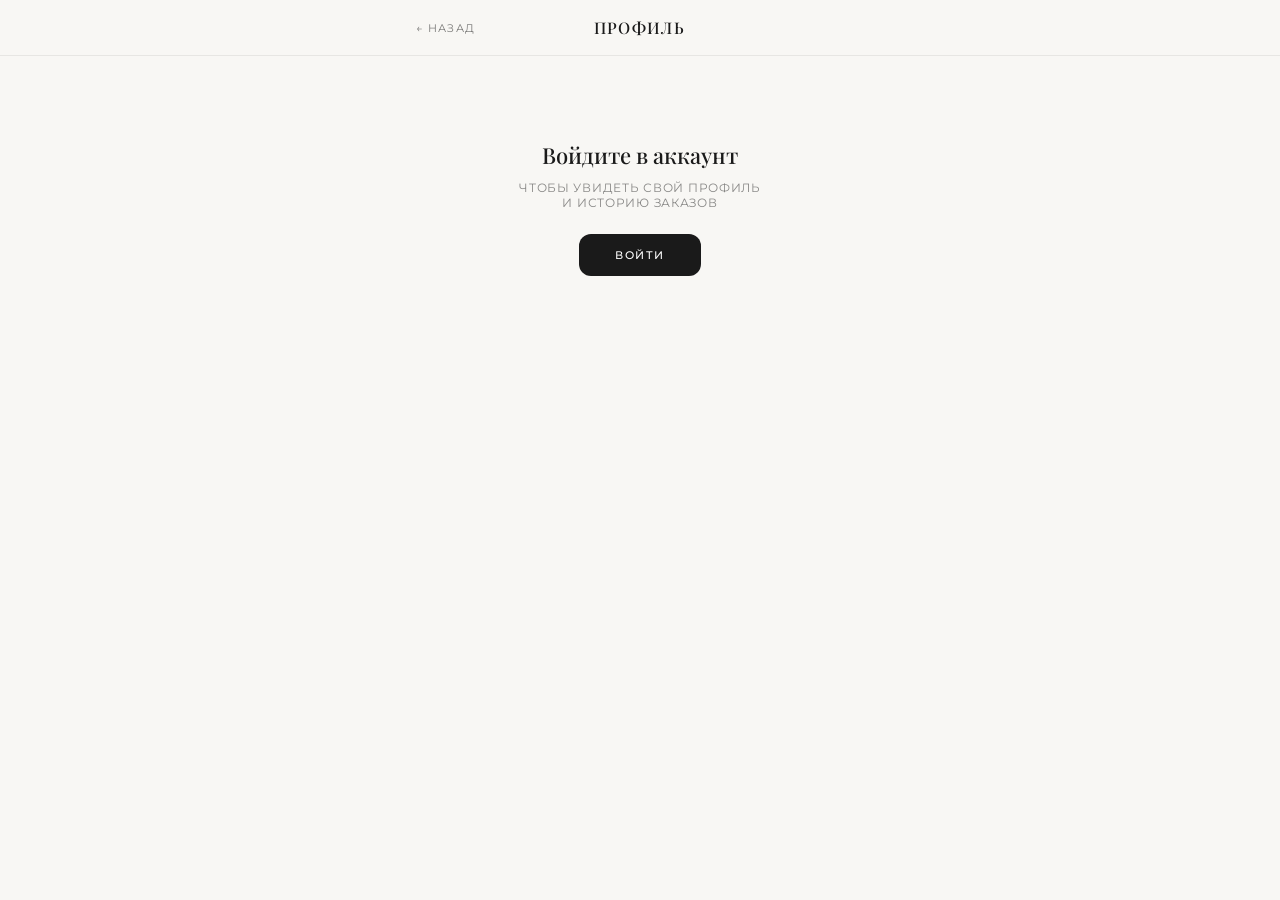
<file: account/index.html>
<!DOCTYPE html>
<html lang="ru">
<head>
    <meta charset="UTF-8">
    <meta name="viewport" content="width=device-width, initial-scale=1.0">
    <title>Мой профиль — NURE</title>
    <meta name="robots" content="noindex">
    <link rel="preconnect" href="https://fonts.googleapis.com">
    <link href="https://fonts.googleapis.com/css2?family=Playfair+Display:wght@400;500&family=Montserrat:wght@300;400;500;600&display=swap" rel="stylesheet">
<style>
* { box-sizing: border-box; margin: 0; padding: 0; }
body { font-family: 'Montserrat', sans-serif; background: #f8f7f4; color: #1a1a1a; min-height: 100vh; }

/* HEADER */
.header { position: sticky; top: 0; width: 100%; height: 56px; background: #f8f7f4; border-bottom: 1px solid rgba(0,0,0,0.07); z-index: 100; display: flex; justify-content: center; }
.header-inner { width: 100%; max-width: 480px; height: 100%; display: flex; align-items: center; justify-content: space-between; padding: 0 16px; }
.header-back { background: none; border: none; font-family: 'Montserrat', sans-serif; font-size: 11px; letter-spacing: 0.1em; color: rgba(0,0,0,0.5); cursor: pointer; display: flex; align-items: center; gap: 6px; padding: 4px 0; }
.header-title { font-family: 'Playfair Display', serif; font-size: 16px; font-weight: 500; letter-spacing: 0.08em; }
.header-spacer { width: 60px; }

/* MAIN */
.page { max-width: 480px; margin: 0 auto; padding: 24px 16px 60px; }

/* PROFILE CARD */
.profile-card { background: #1a1a1a; color: white; border-radius: 16px; padding: 24px; margin-bottom: 24px; display: flex; align-items: center; gap: 16px; }
.profile-avatar { width: 56px; height: 56px; border-radius: 50%; background: rgba(255,255,255,0.12); display: flex; align-items: center; justify-content: center; font-size: 22px; font-weight: 600; flex-shrink: 0; color: white; }
.profile-name { font-family: 'Playfair Display', serif; font-size: 18px; font-weight: 500; margin-bottom: 4px; }
.profile-email { font-size: 11px; color: rgba(255,255,255,0.5); letter-spacing: 0.04em; }

/* SECTION */
.section-label { font-size: 10px; font-weight: 600; letter-spacing: 0.14em; color: rgba(0,0,0,0.35); margin-bottom: 12px; }

/* MENU LINKS */
.menu-list { background: white; border-radius: 14px; overflow: hidden; margin-bottom: 24px; }
.menu-item { display: flex; align-items: center; justify-content: space-between; padding: 16px 18px; border-bottom: 1px solid rgba(0,0,0,0.05); font-size: 13px; font-weight: 400; cursor: pointer; transition: background 0.15s; text-decoration: none; color: #1a1a1a; }
.menu-item:last-child { border-bottom: none; }
.menu-item:active { background: rgba(0,0,0,0.03); }
.menu-item-left { display: flex; align-items: center; gap: 12px; }
.menu-icon { font-size: 16px; width: 22px; text-align: center; }
.menu-arrow { color: rgba(0,0,0,0.2); font-size: 14px; }
.menu-item.danger { color: #c0392b; }

/* ORDERS */
.orders-section { margin-bottom: 24px; }
.order-card { background: white; border-radius: 14px; padding: 16px 18px; margin-bottom: 10px; }
.order-header { display: flex; justify-content: space-between; align-items: flex-start; margin-bottom: 10px; }
.order-id { font-size: 11px; font-weight: 600; letter-spacing: 0.06em; }
.order-date { font-size: 11px; color: rgba(0,0,0,0.4); }
.order-status { font-size: 10px; font-weight: 500; padding: 3px 10px; border-radius: 20px; letter-spacing: 0.06em; }
.status-new { background: #EAF3DE; color: #3B6D11; }
.status-processing { background: #FAEEDA; color: #854F0B; }
.status-done { background: #e8e8e8; color: #555; }
.order-items { font-size: 12px; color: rgba(0,0,0,0.55); line-height: 1.7; margin-bottom: 10px; }
.order-total { font-size: 13px; font-weight: 600; letter-spacing: 0.04em; }

/* EMPTY ORDERS */
.empty-orders { text-align: center; padding: 40px 20px; background: white; border-radius: 14px; }
.empty-orders p { font-size: 12px; color: rgba(0,0,0,0.35); letter-spacing: 0.06em; margin-bottom: 16px; }
.btn-catalog { display: inline-block; padding: 12px 28px; background: #1a1a1a; color: white; font-family: 'Montserrat', sans-serif; font-size: 11px; font-weight: 500; letter-spacing: 0.14em; border-radius: 10px; text-decoration: none; }

/* SKELETON */
.skeleton { background: linear-gradient(90deg, #ece9e2 25%, #e4e1da 50%, #ece9e2 75%); background-size: 200% 100%; animation: shimmer 1.4s infinite; border-radius: 8px; }
@keyframes shimmer { 0%{background-position:200% 0} 100%{background-position:-200% 0} }
.skeleton-card { height: 90px; border-radius: 14px; margin-bottom: 10px; }

/* NOT LOGGED IN */
.auth-prompt { text-align: center; padding: 60px 20px; }
.auth-prompt h2 { font-family: 'Playfair Display', serif; font-size: 22px; font-weight: 500; margin-bottom: 10px; }
.auth-prompt p { font-size: 12px; color: rgba(0,0,0,0.45); letter-spacing: 0.06em; margin-bottom: 24px; }
.btn-login { display: inline-block; padding: 14px 36px; background: #1a1a1a; color: white; font-family: 'Montserrat', sans-serif; font-size: 11px; font-weight: 500; letter-spacing: 0.14em; border-radius: 12px; text-decoration: none; cursor: pointer; border: none; }
</style>
</head>
<body>

<header class="header">
    <div class="header-inner">
        <button class="header-back" onclick="history.back()">← НАЗАД</button>
        <span class="header-title">ПРОФИЛЬ</span>
        <div class="header-spacer"></div>
    </div>
</header>

<main class="page" id="pageContent">
    <!-- Контент загружается через JS -->
    <div class="skeleton skeleton-card"></div>
    <div class="skeleton skeleton-card"></div>
    <div class="skeleton skeleton-card"></div>
</main>

<script src="../api-client.js"></script>
<script>
function formatPrice(n) {
    return Math.round(n).toString().replace(/\B(?=(\d{3})+(?!\d))/g, ' ');
}
function formatDate(str) {
    if (!str) return '';
    const d = new Date(str);
    return d.toLocaleDateString('ru-RU', { day: 'numeric', month: 'long', year: 'numeric' });
}
function statusLabel(s) {
    const map = { new: ['НОВЫЙ', 'status-new'], processing: ['В РАБОТЕ', 'status-processing'], done: ['ВЫПОЛНЕН', 'status-done'], cancelled: ['ОТМЕНЁН', 'status-done'] };
    return map[s] || ['НОВЫЙ', 'status-new'];
}

async function render() {
    const page = document.getElementById('pageContent');
    const user = API.getUser();

    if (!user) {
        page.innerHTML = `
            <div class="auth-prompt">
                <h2>Войдите в аккаунт</h2>
                <p>ЧТОБЫ УВИДЕТЬ СВОЙ ПРОФИЛЬ<br>И ИСТОРИЮ ЗАКАЗОВ</p>
                <button class="btn-login" onclick="window.location='../'">ВОЙТИ</button>
            </div>`;
        return;
    }

    // Profile card
    const initials = user.name ? user.name.split(' ').map(w => w[0]).join('').toUpperCase().slice(0, 2) : '?';
    page.innerHTML = `
        <div class="profile-card">
            <div class="profile-avatar">${initials}</div>
            <div>
                <p class="profile-name">${user.name || 'Пользователь'}</p>
                <p class="profile-email">${user.email || ''}</p>
            </div>
        </div>

        <p class="section-label">МОИ ЗАКАЗЫ</p>
        <div class="orders-section" id="ordersSection">
            <div class="skeleton skeleton-card"></div>
            <div class="skeleton skeleton-card"></div>
        </div>

        <p class="section-label">НАВИГАЦИЯ</p>
        <div class="menu-list">
            <a class="menu-item" href="../catalog/index.html">
                <span class="menu-item-left"><span class="menu-icon">🛍</span> Каталог</span>
                <span class="menu-arrow">›</span>
            </a>
            <a class="menu-item" href="../about/index.html">
                <span class="menu-item-left"><span class="menu-icon">◎</span> О бренде</span>
                <span class="menu-arrow">›</span>
            </a>
            <a class="menu-item" href="../contacts/index.html">
                <span class="menu-item-left"><span class="menu-icon">✉</span> Контакты</span>
                <span class="menu-arrow">›</span>
            </a>
        </div>

        <div class="menu-list">
            <button class="menu-item danger" onclick="API.logout()">
                <span class="menu-item-left"><span class="menu-icon">↩</span> Выйти из аккаунта</span>
            </button>
        </div>
    `;

    // Load orders
    const ordersEl = document.getElementById('ordersSection');
    try {
        const token = API.getToken();
        if (!token) throw new Error('no token');

        const data = await API._get('/api/orders', true);

        if (!data || data.error || !Array.isArray(data)) {
            // Попробуем без auth — может быть другой эндпоинт
            throw new Error('no orders endpoint');
        }

        if (data.length === 0) {
            ordersEl.innerHTML = `
                <div class="empty-orders">
                    <p>У ВАС ЕЩЁ НЕТ ЗАКАЗОВ</p>
                    <a href="../catalog/index.html" class="btn-catalog">ПЕРЕЙТИ В КАТАЛОГ</a>
                </div>`;
            return;
        }

        ordersEl.innerHTML = data.map(order => {
            const [label, cls] = statusLabel(order.status);
            const items = Array.isArray(order.items)
                ? order.items.map(i => `${i.name}${i.size ? ', р.' + i.size : ''} × ${i.qty}`).join(', ')
                : '—';
            const total = Array.isArray(order.items)
                ? order.items.reduce((s, i) => s + (i.price || 0) * (i.qty || 1), 0)
                : 0;
            return `
                <div class="order-card">
                    <div class="order-header">
                        <div>
                            <p class="order-id">ЗАКАЗ #${(order.id || order._id || '').toString().slice(-6).toUpperCase()}</p>
                            <p class="order-date">${formatDate(order.createdAt || order.date)}</p>
                        </div>
                        <span class="order-status ${cls}">${label}</span>
                    </div>
                    <p class="order-items">${items}</p>
                    ${total > 0 ? `<p class="order-total">${formatPrice(total)} ₸</p>` : ''}
                </div>`;
        }).join('');

    } catch (e) {
        ordersEl.innerHTML = `
            <div class="empty-orders">
                <p>ИСТОРИЯ ЗАКАЗОВ НЕДОСТУПНА</p>
                <a href="../catalog/index.html" class="btn-catalog">ПЕРЕЙТИ В КАТАЛОГ</a>
            </div>`;
    }
}

render();
</script>
</body>
</html>
</file>
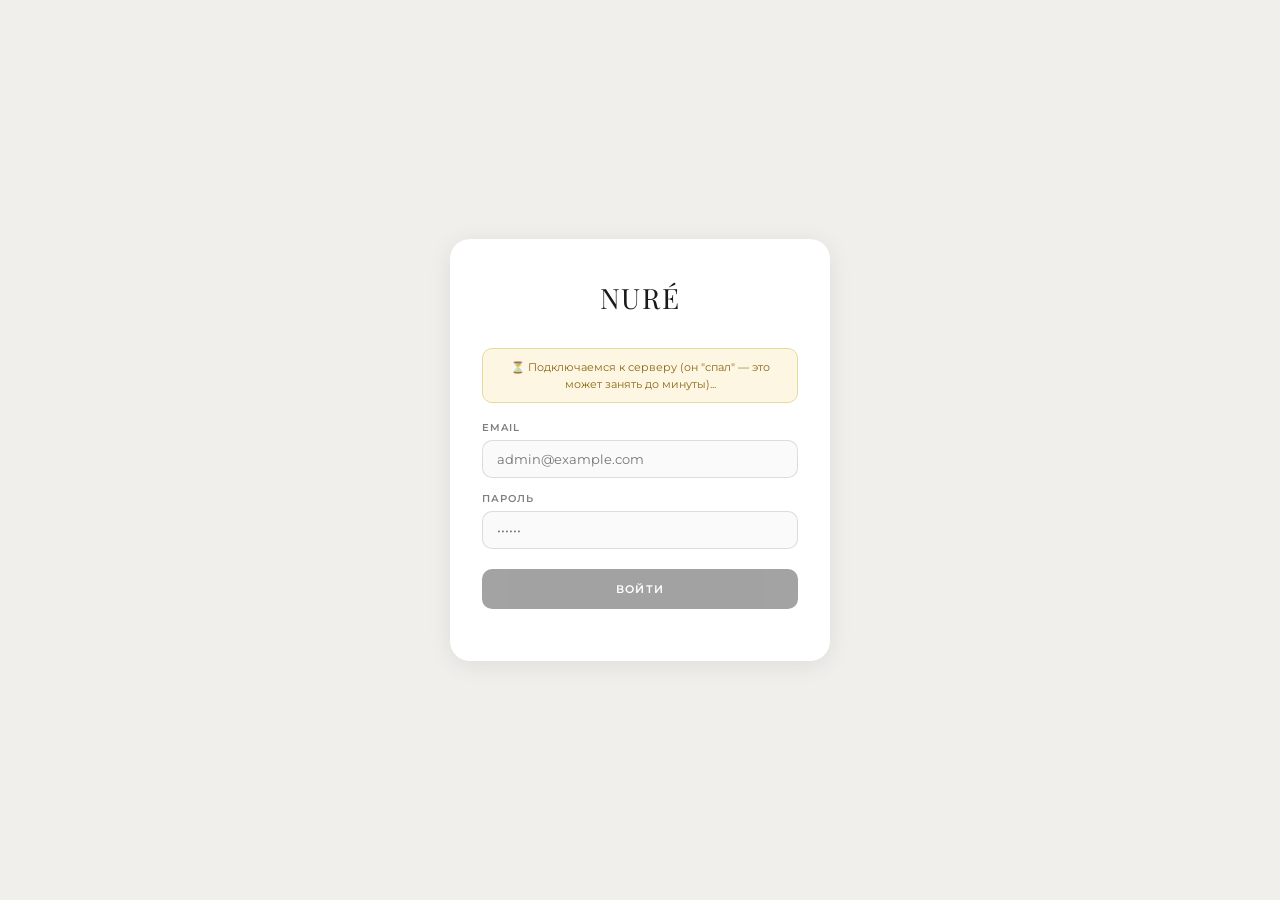
<file: admin/index.html>
<!DOCTYPE html>
<html lang="ru">
<head>
  <meta charset="UTF-8">
  <meta name="viewport" content="width=device-width, initial-scale=1.0">
  <title>NURE — Админ Панель</title>
  <link href="https://fonts.googleapis.com/css2?family=Playfair+Display:wght@400;500&family=Montserrat:wght@300;400;500;600&display=swap" rel="stylesheet">
  <style>
* { box-sizing: border-box; margin: 0; padding: 0; }
body { font-family: 'Montserrat', sans-serif; background: #f0efec; color: #1a1a1a; }
a { text-decoration: none; color: inherit; }

.admin-nav { background: #1a1a1a; color: white; padding: 0 24px; height: 56px; display: flex; align-items: center; justify-content: space-between; position: sticky; top: 0; z-index: 100; }
.admin-nav__logo { font-family: 'Playfair Display', serif; font-size: 16px; letter-spacing: 0.1em; }
.admin-nav__badge { background: #8B6914; color: white; font-size: 8px; font-weight: 600; letter-spacing: 0.14em; padding: 3px 8px; border-radius: 4px; margin-left: 10px; }
.nav-link { font-size: 11px; letter-spacing: 0.1em; color: rgba(255,255,255,0.6); cursor: pointer; background: none; border: none; font-family: 'Montserrat', sans-serif; }

.admin-layout { max-width: 960px; margin: 0 auto; padding: 24px 16px; }

.admin-tabs { display: flex; gap: 4px; margin-bottom: 24px; background: white; border-radius: 12px; padding: 4px; box-shadow: 0 1px 4px rgba(0,0,0,0.06); }
.admin-tab { flex: 1; padding: 10px; text-align: center; font-size: 10px; font-weight: 500; letter-spacing: 0.12em; border-radius: 8px; cursor: pointer; background: none; border: none; color: rgba(0,0,0,0.4); font-family: 'Montserrat', sans-serif; transition: all 0.2s; }
.admin-tab.active { background: #1a1a1a; color: white; }

.section-card { background: white; border-radius: 16px; padding: 24px; margin-bottom: 16px; box-shadow: 0 1px 6px rgba(0,0,0,0.06); }
.section-title { font-family: 'Playfair Display', serif; font-size: 18px; font-weight: 500; margin-bottom: 6px; }
.section-sub { font-size: 11px; color: rgba(0,0,0,0.4); letter-spacing: 0.04em; margin-bottom: 20px; }

/* PRODUCT LIST */
.product-list { display: flex; flex-direction: column; gap: 0; }
.product-row { display: flex; gap: 14px; align-items: center; padding: 14px 8px; border-bottom: 1px solid rgba(0,0,0,0.06); border-radius: 8px; transition: background 0.15s; }
.product-row:hover { background: rgba(0,0,0,0.02); }
.product-row.inactive { opacity: 0.5; }
.product-row__img { width: 52px; height: 66px; object-fit: cover; border-radius: 6px; background: #ede9e3; flex-shrink: 0; }
.product-row__info { flex: 1; min-width: 0; }
.product-row__name { font-family: 'Playfair Display', serif; font-size: 14px; font-weight: 500; margin-bottom: 4px; white-space: nowrap; overflow: hidden; text-overflow: ellipsis; }
.product-row__meta { font-size: 10px; color: rgba(0,0,0,0.4); letter-spacing: 0.06em; }
.product-row__price { font-size: 14px; font-weight: 600; flex-shrink: 0; }
.product-row__actions { display: flex; gap: 6px; flex-shrink: 0; }
.btn-edit { background: none; border: 1px solid rgba(0,0,0,0.15); color: rgba(0,0,0,0.5); font-family: 'Montserrat', sans-serif; font-size: 10px; letter-spacing: 0.08em; padding: 6px 12px; border-radius: 8px; cursor: pointer; }
.btn-edit:hover { border-color: #1a1a1a; color: #1a1a1a; }
.btn-deactivate { background: none; border: 1px solid rgba(180,0,0,0.2); color: #c0392b; font-family: 'Montserrat', sans-serif; font-size: 10px; padding: 6px 12px; border-radius: 8px; cursor: pointer; }
.btn-activate { background: none; border: 1px solid rgba(0,120,0,0.2); color: #27ae60; font-family: 'Montserrat', sans-serif; font-size: 10px; padding: 6px 12px; border-radius: 8px; cursor: pointer; }

/* FORM */
.form-grid { display: grid; grid-template-columns: 1fr 1fr; gap: 14px; }
.form-grid .full { grid-column: 1 / -1; }
.form-group { display: flex; flex-direction: column; gap: 6px; }
.form-label { font-size: 10px; font-weight: 600; letter-spacing: 0.1em; color: rgba(0,0,0,0.5); text-transform: uppercase; }
.form-input, .form-select, .form-textarea { font-family: 'Montserrat', sans-serif; font-size: 13px; padding: 10px 14px; border: 1px solid rgba(0,0,0,0.12); border-radius: 10px; background: #fafafa; color: #1a1a1a; outline: none; transition: border 0.2s; width: 100%; }
.form-input:focus, .form-select:focus, .form-textarea:focus { border-color: #1a1a1a; background: white; }
.form-textarea { resize: vertical; min-height: 80px; }
.btn-primary { background: #1a1a1a; color: white; font-family: 'Montserrat', sans-serif; font-size: 11px; font-weight: 600; letter-spacing: 0.12em; padding: 13px 28px; border: none; border-radius: 10px; cursor: pointer; transition: opacity 0.2s; }
.btn-primary:hover { opacity: 0.85; }
.btn-primary:disabled { opacity: 0.4; cursor: not-allowed; }
.btn-secondary { background: none; color: #1a1a1a; font-family: 'Montserrat', sans-serif; font-size: 10px; font-weight: 500; letter-spacing: 0.1em; padding: 10px 20px; border: 1.5px solid rgba(0,0,0,0.2); border-radius: 10px; cursor: pointer; }

/* UPLOAD ZONE */
.upload-zone { border: 2px dashed rgba(0,0,0,0.15); border-radius: 12px; padding: 20px; text-align: center; cursor: pointer; transition: border-color 0.2s; }
.upload-zone:hover { border-color: #1a1a1a; }
.upload-zone input { display: none; }
.upload-zone__text { font-size: 11px; color: rgba(0,0,0,0.4); letter-spacing: 0.04em; }

/* IMAGES GRID */
.images-grid { display: grid; grid-template-columns: repeat(auto-fill, minmax(80px, 1fr)); gap: 8px; margin-bottom: 12px; }
.img-thumb { position: relative; aspect-ratio: 3/4; border-radius: 8px; overflow: hidden; }
.img-thumb img { width: 100%; height: 100%; object-fit: cover; }
.img-thumb__del { position: absolute; top: 4px; right: 4px; background: rgba(0,0,0,0.6); color: white; border: none; border-radius: 50%; width: 22px; height: 22px; font-size: 12px; cursor: pointer; display: flex; align-items: center; justify-content: center; }

/* COLORS SECTION */
.colors-section { margin-top: 24px; padding-top: 24px; border-top: 1px solid rgba(0,0,0,0.08); }
.color-variant { background: #f8f7f4; border-radius: 12px; padding: 16px; margin-bottom: 12px; position: relative; }
.color-variant__header { display: flex; justify-content: space-between; align-items: center; margin-bottom: 14px; }
.color-variant__title { font-size: 12px; font-weight: 600; letter-spacing: 0.08em; }
.btn-remove-color { background: none; border: none; color: rgba(0,0,0,0.3); font-size: 18px; cursor: pointer; line-height: 1; }
.add-color-btn { display: flex; align-items: center; gap: 8px; background: none; border: 1.5px dashed rgba(0,0,0,0.2); color: rgba(0,0,0,0.5); font-family: 'Montserrat', sans-serif; font-size: 11px; font-weight: 500; letter-spacing: 0.1em; padding: 12px 20px; border-radius: 10px; cursor: pointer; width: 100%; justify-content: center; margin-top: 8px; transition: border-color 0.2s, color 0.2s; }
.add-color-btn:hover { border-color: #1a1a1a; color: #1a1a1a; }
.preview-thumbs { display: flex; gap: 6px; flex-wrap: wrap; margin-bottom: 10px; }
.preview-thumb { width: 64px; height: 80px; object-fit: cover; border-radius: 6px; }

/* MODAL */
.modal-wrap { position: fixed; inset: 0; background: rgba(0,0,0,0.45); z-index: 200; display: none; align-items: flex-end; justify-content: center; overflow-y: auto; }
.modal-wrap.open { display: flex; }
@media (min-width: 600px) { .modal-wrap { align-items: center; } }
.modal { background: white; border-radius: 20px 20px 0 0; width: 100%; max-width: 600px; max-height: 92vh; overflow-y: auto; padding: 28px; }
@media (min-width: 600px) { .modal { border-radius: 20px; margin: 20px; } }
.modal__title { font-family: 'Playfair Display', serif; font-size: 20px; font-weight: 500; margin-bottom: 24px; }
.modal__close { float: right; background: none; border: none; font-size: 20px; cursor: pointer; color: rgba(0,0,0,0.4); margin-top: -4px; }

/* USERS TABLE */
.users-table { width: 100%; border-collapse: collapse; font-size: 12px; }
.users-table th { text-align: left; font-size: 9px; letter-spacing: 0.1em; color: rgba(0,0,0,0.4); font-weight: 600; padding: 8px 12px; border-bottom: 1px solid rgba(0,0,0,0.08); text-transform: uppercase; }
.users-table td { padding: 12px; border-bottom: 1px solid rgba(0,0,0,0.04); }

/* LOGIN */
.login-wrap { min-height: 100vh; display: flex; align-items: center; justify-content: center; padding: 20px; }
.login-box { background: white; border-radius: 20px; padding: 40px 32px; width: 100%; max-width: 380px; box-shadow: 0 4px 24px rgba(0,0,0,0.08); }
.login-logo { font-family: 'Playfair Display', serif; font-size: 28px; text-align: center; margin-bottom: 32px; letter-spacing: 0.06em; }
.login-err { color: #c0392b; font-size: 11px; text-align: center; margin-top: 12px; }
.wake-banner { background: #fdf6e3; border: 1px solid #e8d9a0; color: #8B6914; font-size: 11px; text-align: center; padding: 10px 14px; border-radius: 10px; margin-bottom: 18px; display: none; line-height: 1.5; }
.wake-banner.show { display: block; }

.toast { position: fixed; bottom: 24px; left: 50%; transform: translateX(-50%); background: #1a1a1a; color: white; padding: 12px 24px; border-radius: 12px; font-size: 12px; letter-spacing: 0.04em; z-index: 999; opacity: 0; transition: opacity 0.3s; pointer-events: none; }
.toast.show { opacity: 1; }

.tab-content { display: none; }
.tab-content.active { display: block; }

.countdown { font-size: 9px; color: #c0392b; font-weight: 600; }
.badge-out { display: inline-block; background: #f5e0e0; color: #c0392b; font-size: 9px; font-weight: 600; letter-spacing: 0.08em; padding: 2px 7px; border-radius: 4px; margin-left: 6px; }

hr.divider { border: none; border-top: 1px solid rgba(0,0,0,0.08); margin: 20px 0; }
  </style>
</head>
<body>

<!-- LOGIN -->
<div class="login-wrap" id="loginWrap">
  <div class="login-box">
    <div class="login-logo">NURÉ</div>
    <div class="wake-banner" id="wakeBanner"></div>
    <div class="form-group" style="margin-bottom:14px">
      <label class="form-label">Email</label>
      <input class="form-input" type="email" id="loginEmail" placeholder="admin@example.com">
    </div>
    <div class="form-group" style="margin-bottom:20px">
      <label class="form-label">Пароль</label>
      <input class="form-input" type="password" id="loginPass" placeholder="••••••">
    </div>
    <button class="btn-primary" style="width:100%" onclick="doLogin()">ВОЙТИ</button>
    <div class="login-err" id="loginErr"></div>
  </div>
</div>

<!-- ADMIN UI -->
<div id="adminUI" style="display:none">
  <nav class="admin-nav">
    <div style="display:flex;align-items:center">
      <span class="admin-nav__logo">NURÉ</span>
      <span class="admin-nav__badge">ADMIN</span>
    </div>
    <div style="display:flex;align-items:center;gap:16px">
      <a href="../index.html" class="nav-link">← Сайт</a>
      <button class="nav-link" onclick="API.logout()">Выйти</button>
    </div>
  </nav>

  <div class="admin-layout">
    <div class="admin-tabs">
      <button class="admin-tab active" onclick="switchTab('products')">ТОВАРЫ</button>
      <button class="admin-tab" onclick="switchTab('sync')">PALOMA365</button>
      <button class="admin-tab" onclick="switchTab('users')">КЛИЕНТЫ</button>
    </div>

    <!-- ТОВАРЫ -->
    <div class="tab-content active" id="tab-products">
      <div class="section-card">
        <div class="section-title">Товары</div>
        <div class="section-sub">Товары подтягиваются из Paloma365 автоматически. Нажмите «Изм.», чтобы добавить фото и описание.</div>
        <div style="display:flex;gap:8px;margin-bottom:16px">
          <input class="form-input" id="productSearch" placeholder="Поиск по названию или артикулу..." oninput="renderProducts()" style="flex:1">
          <select class="form-select" id="productFilter" onchange="renderProducts()" style="max-width:160px">
            <option value="all">Все товары</option>
            <option value="noPhotos">Без фото</option>
            <option value="hidden">Скрытые</option>
          </select>
        </div>
        <div class="product-list" id="productList">
          <div style="text-align:center;padding:40px;color:rgba(0,0,0,0.3);font-size:12px">Загрузка...</div>
        </div>
      </div>
    </div>

    <!-- PALOMA365 СИНХРОНИЗАЦИЯ -->
    <div class="tab-content" id="tab-sync">
      <div class="section-card">
        <div class="section-title">Синхронизация с Paloma365</div>
        <div class="section-sub">Название, цена и категория товаров приходят из Paloma365 автоматически — раз в несколько минут, либо по кнопке ниже. Остатки (наличие на складе) Paloma365 не передаёт без отдельной настройки от их поддержки — поэтому видимостью товара на сайте управляйте вручную в карточке товара («Скрыть из каталога»).</div>
        <div id="syncStatus" style="font-size:12px;color:rgba(0,0,0,0.6);margin-bottom:16px;line-height:1.6"></div>
        <button class="btn-primary" id="btnSync" onclick="forceSync()">ОБНОВИТЬ СЕЙЧАС</button>
      </div>
    </div>

    <!-- КЛИЕНТЫ -->
    <div class="tab-content" id="tab-users">
      <div class="section-card">
        <div class="section-title">Клиенты</div>
        <div class="section-sub">Зарегистрированные пользователи</div>
        <table class="users-table">
          <thead><tr><th>Имя</th><th>Email</th><th>Роль</th><th>Дата</th></tr></thead>
          <tbody id="usersBody"><tr><td colspan="4" style="padding:20px;text-align:center;color:rgba(0,0,0,0.3)">Загрузка...</td></tr></tbody>
        </table>
      </div>
    </div>
  </div>
</div>

<!-- EDIT MODAL -->
<div class="modal-wrap" id="editModal">
  <div class="modal">
    <button class="modal__close" onclick="closeEdit()">✕</button>
    <div class="modal__title" id="editTitle">Редактировать</div>
    <div id="editPalomaInfo" style="background:#f8f7f4;border-radius:10px;padding:12px 14px;margin-bottom:20px;font-size:11px;color:rgba(0,0,0,0.5);line-height:1.7"></div>

    <div class="form-grid" style="margin-bottom:20px">
      <div class="form-group">
        <label class="form-label">Категория (если нужно — переопределить)</label>
        <select class="form-select" id="eCategory">
          <option value="">— как в Paloma365 —</option>
          <option value="dress">Платья</option>
          <option value="outer">Верхняя одежда</option>
          <option value="suit">Костюмы</option>
          <option value="top">Топы</option>
          <option value="acc">Аксессуары</option>
        </select>
      </div>
      <div class="form-group">
        <label class="form-label">Бейдж</label>
        <input class="form-input" id="eBadge" placeholder="NEW / SALE">
      </div>
      <div class="form-group full">
        <label class="form-label">Размеры (через запятую, если без цветов)</label>
        <input class="form-input" id="eSizes">
      </div>
      <div class="form-group full">
        <label class="form-label">Описание (если нужно — переопределить описание из Paloma365)</label>
        <textarea class="form-textarea" id="eDesc"></textarea>
      </div>
    </div>
    <button class="btn-primary" style="width:100%;margin-bottom:20px" onclick="saveEdit()">СОХРАНИТЬ</button>

    <hr class="divider">

    <!-- ОСНОВНЫЕ ФОТО -->
    <div class="form-label" style="margin-bottom:12px">ОСНОВНЫЕ ФОТО</div>
    <div class="images-grid" id="editImages"></div>
    <label class="upload-zone">
      <input type="file" multiple accept="image/*" onchange="uploadImages(this,'default')">
      <div class="upload-zone__text">Нажмите чтобы загрузить фото</div>
    </label>

    <!-- ЦВЕТА В РЕДАКТИРОВАНИИ -->
    <div class="colors-section" id="editColorsSection">
      <div style="display:flex;justify-content:space-between;align-items:center;margin-bottom:16px">
        <div>
          <div class="form-label">ВАРИАНТЫ ЦВЕТОВ</div>
          <div style="font-size:10px;color:rgba(0,0,0,0.4);margin-top:4px">Каждый цвет — отдельные фото и размеры</div>
        </div>
      </div>
      <div id="editColorsContainer"></div>
      <button class="add-color-btn" onclick="addEditColorVariant()">+ ДОБАВИТЬ ЕЩЁ ЦВЕТ</button>
    </div>

    <hr class="divider">

    <!-- ВИДИМОСТЬ -->
    <div>
      <div class="form-label" style="margin-bottom:8px">ВИДИМОСТЬ НА САЙТЕ</div>
      <div id="hiddenInfo" style="font-size:11px;color:rgba(0,0,0,0.5);margin-bottom:12px"></div>
      <button id="btnHide" class="btn-deactivate" onclick="toggleHidden()"></button>
    </div>
  </div>
</div>

<div class="toast" id="toast"></div>

<script src="../api-client.js"></script>
<script>
let currentEditId = null;
let allProducts   = [];

// ── AUTH ──
async function doLogin() {
  const email = document.getElementById('loginEmail').value.trim();
  const pass  = document.getElementById('loginPass').value;
  const err   = document.getElementById('loginErr');
  const btn   = document.querySelector('.login-box .btn-primary');
  err.textContent = '';
  btn.disabled = true; btn.textContent = 'ВХОД...';
  try {
    const res = await API.login(email, pass);
    if (!res || res.success === false || !res.token) { err.textContent = (res && res.error) || 'Ошибка входа'; return; }
    if (res.user.role !== 'admin') { err.textContent = 'Нет доступа'; API.logout(); return; }
    showAdmin();
  } catch {
    err.textContent = 'Ошибка соединения';
  } finally {
    btn.disabled = false; btn.textContent = 'ВОЙТИ';
  }
}

// Бэкенд на Render бесплатном плане "засыпает" после простоя — первый запрос
// после паузы может занять до минуты. Пингуем заранее и показываем статус,
// чтобы вход/создание товара не выглядело как зависание.
function setWakeStatus(state, attempt) {
  const el = document.getElementById('wakeBanner');
  const btn = document.querySelector('.login-box .btn-primary');
  if (state === 'waking') {
    el.classList.add('show');
    el.textContent = '⏳ Подключаемся к серверу (он "спал" — это может занять до минуты)...';
    btn.disabled = true;
  } else if (state === 'ready') {
    el.classList.remove('show');
    btn.disabled = false;
  } else if (state === 'timeout') {
    el.classList.add('show');
    el.textContent = '⚠️ Сервер не отвечает. Обновите страницу через минуту и попробуйте снова.';
    btn.disabled = false;
  }
}
API.wake(setWakeStatus);

function showAdmin() {
  document.getElementById('loginWrap').style.display = 'none';
  document.getElementById('adminUI').style.display = 'block';
  loadProducts();
  loadUsers();
}

// ── TABS ──
function switchTab(name) {
  document.querySelectorAll('.admin-tab').forEach((t, i) => {
    t.classList.toggle('active', ['products','sync','users'][i] === name);
  });
  document.querySelectorAll('.tab-content').forEach(c => c.classList.remove('active'));
  document.getElementById('tab-' + name).classList.add('active');
  if (name === 'sync') renderSyncStatus();
}

// ── PRODUCTS ──
let lastSyncedAt = null, lastSyncError = null;

async function loadProducts() {
  const res = await API.adminGetProducts();
  if (res && res.success === false) {
    document.getElementById('productList').innerHTML =
      `<div style="text-align:center;padding:40px;color:#c0392b;font-size:12px">${res.error || 'Не удалось загрузить товары из Paloma365'}</div>`;
    lastSyncedAt = null; lastSyncError = res.error;
    renderSyncStatus();
    return;
  }
  allProducts  = res.products || [];
  lastSyncedAt = res.syncedAt || null;
  lastSyncError = res.lastError || null;
  renderProducts();
  renderSyncStatus();
}

function renderSyncStatus() {
  const el = document.getElementById('syncStatus');
  if (!el) return;
  const parts = [];
  parts.push(`Товаров загружено: <strong>${allProducts.length}</strong>`);
  parts.push(lastSyncedAt ? `Последняя синхронизация: <strong>${new Date(lastSyncedAt).toLocaleString('ru')}</strong>` : 'Синхронизация ещё не выполнялась');
  if (lastSyncError) parts.push(`<span style="color:#c0392b">⚠️ Paloma365 недоступна, показаны последние сохранённые данные: ${lastSyncError}</span>`);
  el.innerHTML = parts.join('<br>');
}

async function forceSync() {
  const btn = document.getElementById('btnSync');
  btn.disabled = true; btn.textContent = 'ОБНОВЛЕНИЕ...';
  try {
    const res = await API.adminForceSync();
    if (res && res.success) {
      showToast(`Обновлено: ${res.count} товаров`);
      await loadProducts();
    } else {
      showToast((res && res.error) || 'Не удалось синхронизировать с Paloma365');
    }
  } catch (e) {
    showToast('Ошибка: ' + (e.message || 'не удалось синхронизировать'));
  } finally {
    btn.disabled = false; btn.textContent = 'ОБНОВИТЬ СЕЙЧАС';
  }
}

function renderProducts() {
  const list   = document.getElementById('productList');
  const qEl    = document.getElementById('productSearch');
  const fEl    = document.getElementById('productFilter');
  const q      = (qEl && qEl.value.trim().toLowerCase()) || '';
  const filter = (fEl && fEl.value) || 'all';

  let items = allProducts;
  if (q) items = items.filter(p =>
    (p.name || '').toLowerCase().includes(q) || (p.articul || '').toLowerCase().includes(q)
  );
  if (filter === 'noPhotos') items = items.filter(p => !p.hasPhotos);
  if (filter === 'hidden')   items = items.filter(p => p.hidden);

  if (!items.length) {
    list.innerHTML = '<div style="text-align:center;padding:40px;color:rgba(0,0,0,0.3);font-size:12px">Ничего не найдено.</div>';
    return;
  }
  list.innerHTML = items.map(p => {
    const img = (p.images && p.images.default && p.images.default[0]) || PLACEHOLDER_IMG;
    const colors = p.colors || [];
    return `
      <div class="product-row ${p.hidden ? 'inactive' : ''}">
        <img class="product-row__img" src="${img}" onerror="this.src='${PLACEHOLDER_IMG}'">
        <div class="product-row__info">
          <div class="product-row__name">
            ${p.name}
            ${p.hidden ? '<span class="badge-out">СКРЫТ</span>' : ''}
            ${!p.hasPhotos ? '<span class="badge-out" style="background:#f5ecd9;color:#8B6914">НЕТ ФОТО</span>' : ''}
          </div>
          <div class="product-row__meta">
            ${p.category || '—'}${p.articul ? ` · арт. ${p.articul}` : ''}
            ${colors.length > 1 ? ` · ${colors.length} цвета` : ''}
          </div>
        </div>
        <div class="product-row__price">${p.price ? formatPrice(p.price) + ' ₸' : '—'}</div>
        <div class="product-row__actions">
          <button class="btn-edit" onclick="openEdit('${p.id}')">Изм.</button>
        </div>
      </div>`;
  }).join('');
}

// ── EDIT MODAL ──
function openEdit(id) {
  const p = allProducts.find(x => x.id === id);
  if (!p) return;
  currentEditId = id;

  document.getElementById('editTitle').textContent = p.name;
  document.getElementById('editPalomaInfo').innerHTML = `
    <strong>${p.name}</strong><br>
    Цена: ${p.price ? formatPrice(p.price) + ' ₸' : '—'} · Артикул: ${p.articul || '—'}<br>
    Категория в Paloma365: ${p.palomaCategory || '—'}<br>
    <span style="color:rgba(0,0,0,0.35)">Название, цена и базовая категория приходят из Paloma365 и не редактируются здесь — изменяйте их в самой Paloma365.</span>
  `;
  document.getElementById('eCategory').value = p.category && p.category !== p.palomaCategory ? p.category : '';
  document.getElementById('eBadge').value    = p.badge || '';
  document.getElementById('eSizes').value    = (p.sizes || []).join(', ');
  document.getElementById('eDesc').value     = p.description || '';

  renderEditImages(p);
  renderEditColors(p);

  document.getElementById('hiddenInfo').textContent = p.hidden
    ? 'Товар скрыт — не отображается в каталоге на сайте'
    : 'Товар виден и отображается в каталоге';
  const btnH = document.getElementById('btnHide');
  btnH.textContent = p.hidden ? 'ПОКАЗАТЬ В КАТАЛОГЕ' : 'СКРЫТЬ ИЗ КАТАЛОГА';
  btnH.className = p.hidden ? 'btn-activate' : 'btn-deactivate';

  document.getElementById('editModal').classList.add('open');
}

function closeEdit() {
  document.getElementById('editModal').classList.remove('open');
  currentEditId = null;
}

function renderEditImages(p) {
  const grid = document.getElementById('editImages');
  const imgs = (p.images && p.images.default) || [];
  grid.innerHTML = imgs.map(url => `
    <div class="img-thumb">
      <img src="${url}" onerror="this.src='${PLACEHOLDER_IMG}'">
      <button class="img-thumb__del" onclick="deleteImage('${url}','default')">✕</button>
    </div>`).join('');
}

// ── EDIT COLORS ──
function renderEditColors(p) {
  const container = document.getElementById('editColorsContainer');
  const colors = p.colors || [];
  container.innerHTML = colors.map((c, i) => {
    const key = c.key || ('color_' + i);
    const imgs = (p.images && p.images[key]) || [];
    return `
    <div class="color-variant" data-key="${key}">
      <div class="color-variant__header">
        <span class="color-variant__title">${c.name || 'Цвет ' + (i+1)}</span>
      </div>
      <div class="form-grid">
        <div class="form-group">
          <label class="form-label">Название цвета</label>
          <input class="form-input color-name-input" value="${c.name||''}" onchange="updateEditColorName('${key}', this.value)" placeholder="Чёрный...">
        </div>
        <div class="form-group">
          <label class="form-label">Размеры</label>
          <input class="form-input color-sizes-input" value="${(c.sizes||[]).join(', ')}" onchange="updateEditColorSizes('${key}', this.value)" placeholder="XS, S, M, L">
        </div>
      </div>
      <div style="margin-top:12px">
        <label class="form-label" style="margin-bottom:8px;display:block">ФОТО ЭТОГО ЦВЕТА</label>
        <div class="images-grid" id="colorImgs_${key}">
          ${imgs.map(url => `<div class="img-thumb"><img src="${url}" onerror="this.src='${PLACEHOLDER_IMG}'"><button class="img-thumb__del" onclick="deleteImage('${url}','${key}')">✕</button></div>`).join('')}
        </div>
        <label class="upload-zone">
          <input type="file" multiple accept="image/*" onchange="uploadImages(this,'${key}')">
          <div class="upload-zone__text">Загрузить фото цвета</div>
        </label>
      </div>
    </div>`;
  }).join('');
}

function updateEditColorName(key, value) {
  const p = allProducts.find(x => x.id === currentEditId);
  if (!p || !p.colors) return;
  const c = p.colors.find(x => x.key === key);
  if (c) c.name = value;
}
function updateEditColorSizes(key, value) {
  const p = allProducts.find(x => x.id === currentEditId);
  if (!p || !p.colors) return;
  const c = p.colors.find(x => x.key === key);
  if (c) c.sizes = value.split(',').map(s=>s.trim()).filter(Boolean);
}

function addEditColorVariant() {
  const p = allProducts.find(x => x.id === currentEditId);
  if (!p) return;
  if (!p.colors) p.colors = [];
  const idx = p.colors.length;
  const key = 'color_' + Date.now();
  p.colors.push({ name: '', key, sizes: [] });
  renderEditColors(p);
}

async function saveEdit() {
  if (!currentEditId) return;
  const p = allProducts.find(x => x.id === currentEditId);
  const btn = document.querySelector('#editModal .btn-primary');
  if (btn) { btn.disabled = true; btn.textContent = 'СОХРАНЕНИЕ...'; }

  try {
    // Collect color updates from DOM
    const colorEls = document.querySelectorAll('#editColorsContainer .color-variant');
    const colors = [...colorEls].map(el => {
      const key = el.dataset.key;
      const nameEl = el.querySelector('.color-name-input');
      const sizesEl = el.querySelector('.color-sizes-input');
      const name = nameEl ? nameEl.value.trim() : '';
      const sizesVal = sizesEl ? sizesEl.value : '';
      return { key, name, sizes: sizesVal.split(',').map(s=>s.trim()).filter(Boolean) };
    });

    const res = await API.adminUpdateProduct(currentEditId, {
      category:    document.getElementById('eCategory').value,
      badge:       document.getElementById('eBadge').value.trim(),
      sizes:       document.getElementById('eSizes').value.split(',').map(s=>s.trim()).filter(Boolean),
      description: document.getElementById('eDesc').value.trim(),
      colors,
    });
    if (res && res.success) {
      const idx = allProducts.findIndex(x => x.id === currentEditId);
      if (idx !== -1) allProducts[idx] = { ...allProducts[idx], ...res.product };
      renderProducts(); showToast('Сохранено'); closeEdit();
    } else {
      showToast((res && res.error) || 'Ошибка сохранения');
    }
  } catch (e) {
    showToast('Ошибка: ' + (e.message || 'не удалось сохранить'));
  } finally {
    if (btn) { btn.disabled = false; btn.textContent = 'СОХРАНИТЬ'; }
  }
}

async function uploadImages(input, colorKey) {
  if (!currentEditId || !input.files.length) return;
  showToast('Загрузка...');
  try {
    const res = await API.adminUploadImages(currentEditId, [...input.files], colorKey);
    if (res && res.success) {
      const idx = allProducts.findIndex(x => x.id === currentEditId);
      if (idx !== -1) {
        if (!allProducts[idx].images) allProducts[idx].images = {};
        if (!allProducts[idx].images[colorKey]) allProducts[idx].images[colorKey] = [];
        allProducts[idx].images[colorKey].push(...res.urls);
        if (colorKey === 'default') renderEditImages(allProducts[idx]);
        else {
          const grid = document.getElementById('colorImgs_' + colorKey);
          if (grid) {
            res.urls.forEach(url => {
              const div = document.createElement('div'); div.className='img-thumb';
              div.innerHTML=`<img src="${url}" onerror="this.src='${PLACEHOLDER_IMG}'"><button class="img-thumb__del" onclick="deleteImage('${url}','${colorKey}')">✕</button>`;
              grid.appendChild(div);
            });
          }
        }
        renderProducts();
      }
      showToast('Фото загружены!');
    } else {
      showToast((res && res.error) || 'Ошибка загрузки');
    }
  } catch (e) {
    showToast('Ошибка загрузки: ' + (e.message || 'попробуйте снова'));
  } finally {
    input.value='';
  }
}

async function deleteImage(url, colorKey) {
  if (!currentEditId) return;
  try {
    const res = await API.adminDeleteImage(currentEditId, url, colorKey);
    if (res && res.success) {
      const idx = allProducts.findIndex(x => x.id === currentEditId);
      if (idx !== -1 && allProducts[idx].images && allProducts[idx].images[colorKey]) {
        allProducts[idx].images[colorKey] = allProducts[idx].images[colorKey].filter(u => u !== url);
        if (colorKey === 'default') renderEditImages(allProducts[idx]);
        else {
          const grid = document.getElementById('colorImgs_' + colorKey);
          if (grid) {
            const found = [...grid.querySelectorAll('.img-thumb')].find(el => el.querySelector('img').src === url);
            if (found) found.remove();
          }
        }
        renderProducts();
      }
      showToast('Фото удалено');
    } else {
      showToast((res && res.error) || 'Не удалось удалить фото');
    }
  } catch (e) {
    showToast('Ошибка: ' + (e.message || 'не удалось удалить фото'));
  }
}

async function toggleHidden() {
  if (!currentEditId) return;
  const p = allProducts.find(x => x.id === currentEditId);
  if (!p) return;
  try {
    const res = await API.adminUpdateProduct(currentEditId, { hidden: !p.hidden });
    if (res && res.success) {
      const idx = allProducts.findIndex(x => x.id === currentEditId);
      if (idx !== -1) allProducts[idx] = { ...allProducts[idx], ...res.product };
      renderProducts(); closeEdit();
      showToast(!p.hidden ? 'Товар скрыт из каталога' : 'Товар снова виден в каталоге');
    } else {
      showToast((res && res.error) || 'Ошибка');
    }
  } catch (e) {
    showToast('Ошибка: ' + (e.message || 'попробуйте снова'));
  }
}

// ── USERS ──
async function loadUsers() {
  const res = await API.adminGetUsers();
  const tbody = document.getElementById('usersBody');
  const users = res.users || [];
  if (!users.length) { tbody.innerHTML='<tr><td colspan="4" style="padding:20px;text-align:center;color:rgba(0,0,0,0.3)">Нет пользователей</td></tr>'; return; }
  tbody.innerHTML = users.map(u => `
    <tr><td>${u.name}</td><td>${u.email}</td><td style="color:${u.role==='admin'?'#8B6914':'inherit'}">${u.role}</td><td>${new Date(u.createdAt).toLocaleDateString('ru')}</td></tr>
  `).join('');
}

// ── TOAST ──
let toastTimer;
function showToast(msg) {
  const t = document.getElementById('toast');
  t.textContent=msg; t.classList.add('show');
  clearTimeout(toastTimer); toastTimer=setTimeout(()=>t.classList.remove('show'),2500);
}

// ── INIT ──
document.getElementById('loginPass').addEventListener('keydown', e => { if(e.key==='Enter') doLogin(); });
document.getElementById('editModal').addEventListener('click', e => { if(e.target===document.getElementById('editModal')) closeEdit(); });

const user = API.getUser();
if (user && user.role === 'admin' && API.getToken()) showAdmin();
</script>
</body>
</html>
</file>
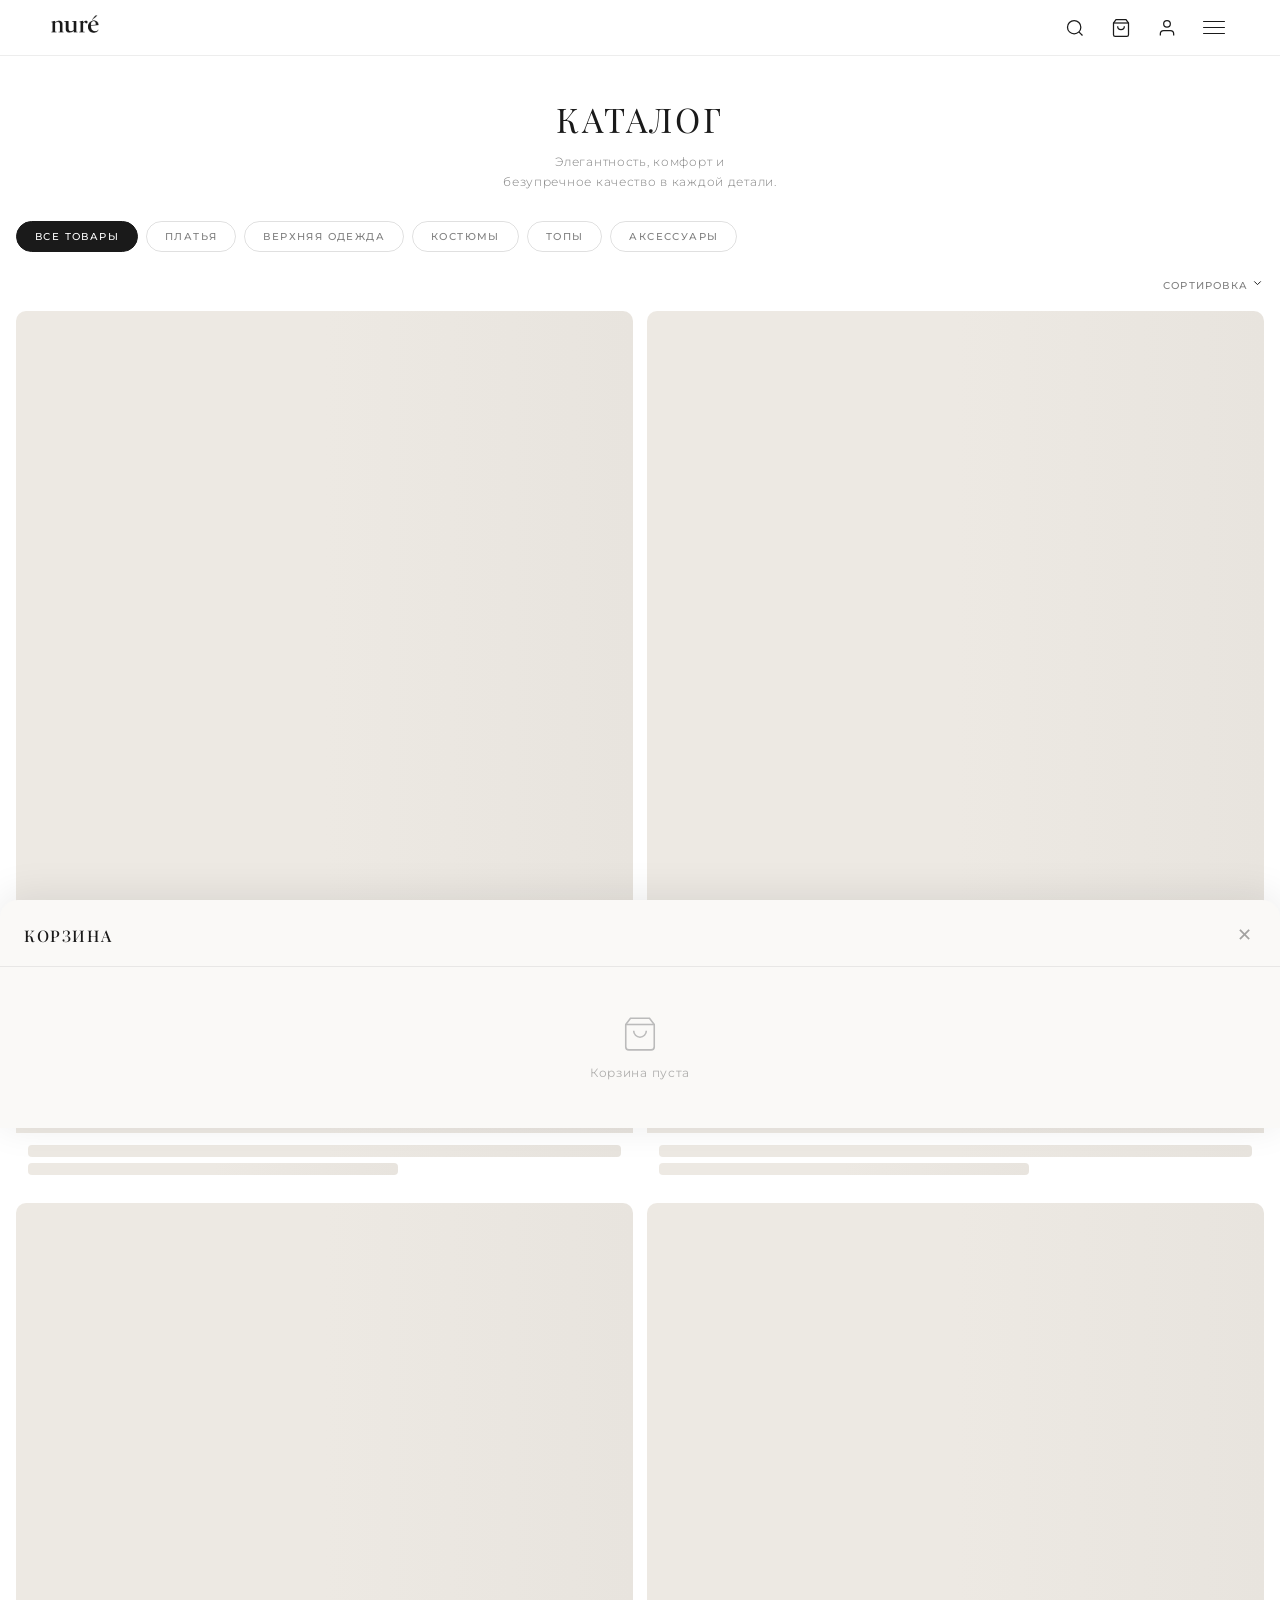
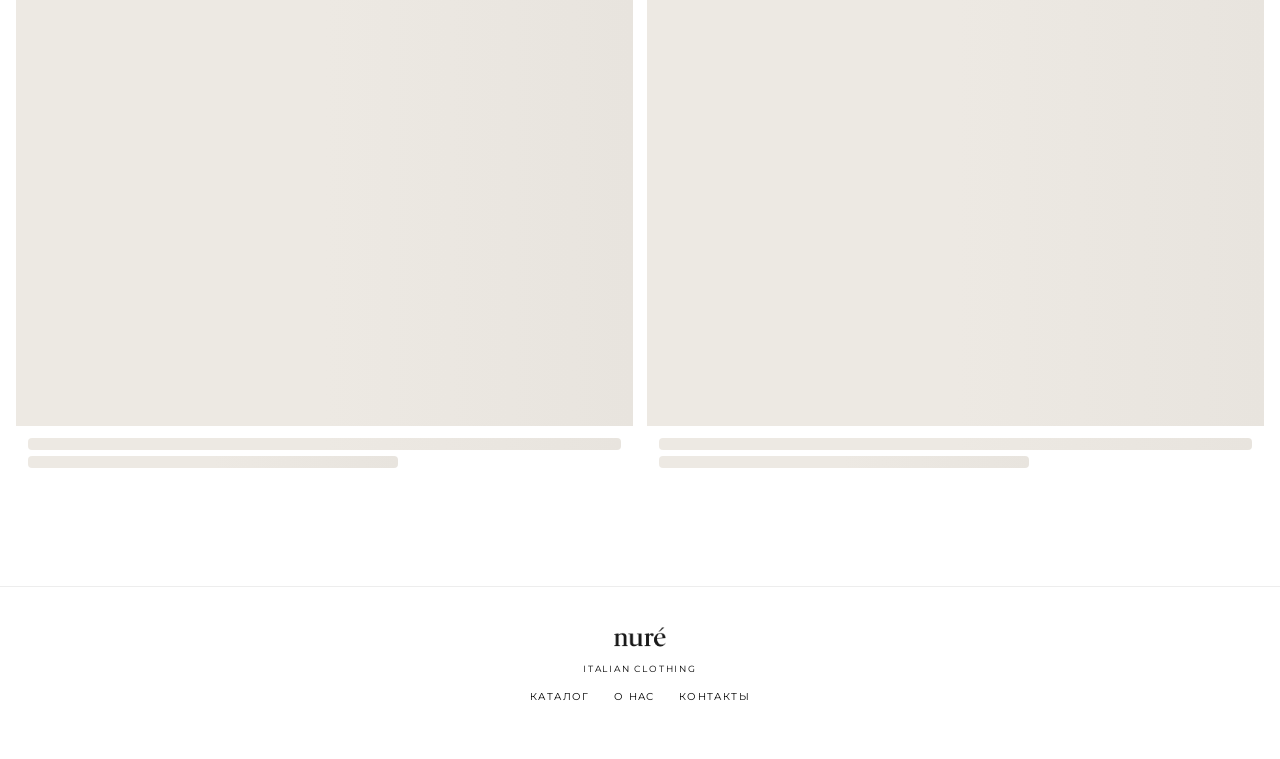
<file: catalog/index.html>
<!DOCTYPE html>
<html lang="ru">
<head>
    <meta charset="UTF-8">
    <meta name="viewport" content="width=device-width, initial-scale=1.0">
    <title>NURE — Каталог женской одежды</title>
    <meta name="description" content="Каталог итальянской женской одежды NURE. Платья, пальто, костюмы, топы и аксессуары. Доставка по Казахстану.">
    <meta property="og:title" content="NURE — Каталог">
    <meta property="og:description" content="Итальянская женская одежда. Платья, пальто, костюмы и аксессуары.">
    <meta property="og:image" content="../img/og-cover.jpg">
    <meta property="og:type" content="website">
    <link rel="preconnect" href="https://fonts.googleapis.com">
    <link rel="preconnect" href="https://fonts.gstatic.com" crossorigin>
    <link href="https://fonts.googleapis.com/css2?family=Playfair+Display:ital,wght@0,400;0,500;0,600;1,400&family=Montserrat:wght@300;400;500;600&display=swap" rel="stylesheet">
    <style>
* { box-sizing: border-box; margin: 0; padding: 0; }
body { font-family: 'Montserrat', sans-serif; background: #ffffff; color: #1a1a1a; overflow-x: hidden; }
a { text-decoration: none; color: inherit; }

/* ─── HEADER ─── */
.header { position: sticky; top: 0; width: 100%; height: 56px; background: #ffffff; border-bottom: 1px solid rgba(0,0,0,0.07); z-index: 100; display: flex; justify-content: center; }
.header-inner { width: 92%; height: 100%; display: flex; justify-content: space-between; align-items: center; }
.header-logo img { height: 22px; width: auto; }
.header-icons { display: flex; align-items: center; gap: 18px; }
.icon-btn { background: none; border: none; cursor: pointer; color: #1a1a1a; padding: 4px; position: relative; display: flex; align-items: center; }
.icon-btn svg { width: 20px; height: 20px; display: block; }
.badge { position: absolute; top: -4px; right: -6px; width: 16px; height: 16px; background: #1a1a1a; color: white; border-radius: 50%; font-size: 8px; font-weight: 600; display: flex; align-items: center; justify-content: center; }
.burger { background: none; border: none; cursor: pointer; display: flex; flex-direction: column; gap: 4.5px; padding: 4px; }
.burger span { display: block; width: 22px; height: 1.5px; background: #1a1a1a; border-radius: 2px; }
.user-avatar { width: 28px; height: 28px; background: #1a1a1a; color: white; border-radius: 50%; font-size: 11px; font-weight: 600; display: flex; align-items: center; justify-content: center; cursor: pointer; border: none; letter-spacing: 0.03em; }

/* ─── NAV (тёмный — единый с главной страницей) ─── */
.nav-backdrop { position: fixed; inset: 0; background: rgba(0,0,0,0); z-index: 190; pointer-events: none; transition: background 0.4s; }
.nav-backdrop.active { background: rgba(0,0,0,0.55); pointer-events: auto; }
.nav-overlay { position: fixed; top: 0; right: 0; width: 90vw; height: 100vh; background: #1a1a1a; z-index: 200; display: flex; flex-direction: column; transform: translateX(100%); transition: transform 0.4s cubic-bezier(0.77,0,0.175,1); overflow-y: auto; }
.nav-overlay.active { transform: translateX(0); }
.nav-header { display: flex; justify-content: space-between; align-items: center; height: 56px; width: 87%; margin: 0 auto; flex-shrink: 0; border-bottom: 1px solid rgba(255,255,255,0.09); }
.nav-logo { width: 52px; filter: brightness(0) invert(1); }
.nav-close { background: none; border: none; color: white; font-size: 20px; cursor: pointer; }
.nav-links { display: flex; flex-direction: column; gap: 28px; margin-top: 32px; padding: 0 24px; }
.nav-links a { color: white; text-decoration: none; font-family: 'Playfair Display', serif; font-size: 20px; font-weight: 400; letter-spacing: 0.04em; }
.nav-links a.active { border-bottom: 1.5px solid rgba(255,255,255,0.5); padding-bottom: 2px; display: inline-block; }
.nav-benefits { margin-top: 28px; border-top: 1px solid rgba(255,255,255,0.1); padding: 24px 24px 0; }
.nav-benefits__title { font-family: 'Playfair Display', serif; font-size: 11px; font-weight: 600; letter-spacing: 0.14em; color: rgba(255,255,255,0.35); margin-bottom: 18px; }
.nav-benefit-item { display: flex; gap: 14px; align-items: flex-start; margin-bottom: 16px; }
.nav-benefit-icon { font-size: 16px; color: rgba(255,255,255,0.5); flex-shrink: 0; margin-top: 1px; }
.nav-benefit-name { font-family: 'Montserrat', sans-serif; font-size: 11px; font-weight: 500; letter-spacing: 0.1em; color: white; margin-bottom: 3px; }
.nav-benefit-desc { font-family: 'Montserrat', sans-serif; font-size: 11px; font-weight: 300; color: rgba(255,255,255,0.4); line-height: 1.5; }
.nav-socials { display: flex; flex-direction: column; gap: 16px; margin-top: auto; margin-bottom: 32px; padding: 24px 24px 0; }
.nav-socials a { color: rgba(255,255,255,0.5); font-size: 13px; display: flex; align-items: center; gap: 10px; text-decoration: none; }
.social-icon { font-size: 16px; }

/* ─── HERO ─── */
.catalog-hero { padding: 40px 20px 28px; text-align: center; }
.catalog-hero__title { font-family: 'Playfair Display', serif; font-size: 34px; font-weight: 400; letter-spacing: 0.08em; margin-bottom: 10px; }
.catalog-hero__sub { font-size: 12px; font-weight: 300; color: rgba(0,0,0,0.5); letter-spacing: 0.06em; line-height: 1.7; }

/* ─── ФИЛЬТР ─── */
.cat-filter-wrap { overflow-x: auto; scrollbar-width: none; padding: 0 16px; margin-bottom: 4px; }
.cat-filter-wrap::-webkit-scrollbar { display: none; }
.cat-filter { display: flex; gap: 8px; padding-bottom: 4px; min-width: max-content; }
.cat-btn { background: none; border: 1.5px solid rgba(0,0,0,0.12); color: rgba(0,0,0,0.5); font-family: 'Montserrat', sans-serif; font-size: 10px; font-weight: 500; letter-spacing: 0.14em; padding: 8px 18px; border-radius: 30px; cursor: pointer; white-space: nowrap; transition: all 0.2s; }
.cat-btn.active { background: #1a1a1a; color: white; border-color: #1a1a1a; }
.filter-row { display: flex; justify-content: space-between; align-items: center; padding: 14px 16px; }
.sort-wrap { position: relative; }
.sort-select { appearance: none; background: none; border: none; font-family: 'Montserrat', sans-serif; font-size: 10px; font-weight: 500; letter-spacing: 0.12em; color: rgba(0,0,0,0.5); cursor: pointer; padding-right: 16px; outline: none; }
.sort-arrow { position: absolute; right: 0; top: 50%; transform: translateY(-50%); pointer-events: none; }

/* ─── PRODUCTS GRID ─── */
.products-grid { display: grid; grid-template-columns: 1fr 1fr; gap: 22px 14px; padding: 4px 16px 20px; }

/* ─── PRODUCT CARD ─── */
.pcard { background: #ffffff; cursor: pointer; position: relative; overflow: hidden; border-radius: 10px; }
.pcard__img-wrap { position: relative; background: #ede9e3; overflow: hidden; border-radius: 10px; }
.pcard__img-wrap::after { content: ''; display: block; padding-bottom: 133.33%; }
.pcard__img { position: absolute; inset: 0; width: 100%; height: 100%; object-fit: cover; display: block; transition: transform 0.5s cubic-bezier(0.25,0.46,0.45,0.94); }
.pcard:hover .pcard__img { transform: scale(1.04); }
.pcard__badge { position: absolute; top: 10px; left: 10px; background: #1a1a1a; color: white; font-size: 8px; font-weight: 600; letter-spacing: 0.15em; padding: 4px 9px; border-radius: 3px; z-index: 2; }
.pcard__badge--hit { background: #8B6914; }
.pcard__badge--sale { background: #9E3B3B; }
.pcard__info { padding: 10px 2px 4px; }
.pcard__name { font-family: 'Playfair Display', serif; font-size: 13px; font-weight: 500; letter-spacing: 0.02em; margin-bottom: 3px; line-height: 1.3; }
.pcard__cat { font-size: 9px; font-weight: 400; letter-spacing: 0.1em; color: rgba(0,0,0,0.4); margin-bottom: 6px; text-transform: uppercase; }
.pcard__price { font-size: 13px; font-weight: 600; }

/* ─── SKELETON ─── */
.pcard-skeleton { background: #ffffff; border-radius: 10px; overflow: hidden; }
.pcard-skeleton .skel-img { background: linear-gradient(90deg, #ede9e3 25%, #e8e4de 50%, #ede9e3 75%); background-size: 200% 100%; animation: shimmer 1.4s infinite; aspect-ratio: 3/4; }
.pcard-skeleton .skel-line { height: 12px; background: linear-gradient(90deg, #ede9e3 25%, #e8e4de 50%, #ede9e3 75%); background-size: 200% 100%; animation: shimmer 1.4s infinite; border-radius: 4px; margin: 12px 12px 6px; }
.pcard-skeleton .skel-line.short { width: 60%; margin-top: 0; }
@keyframes shimmer { 0%{background-position:200% 0} 100%{background-position:-200% 0} }

/* ─── SHOW MORE ─── */
.show-more-wrap { text-align: center; padding: 32px 20px 40px; }
.show-more-btn { background: none; border: 1.5px solid rgba(0,0,0,0.2); color: #1a1a1a; font-family: 'Montserrat', sans-serif; font-size: 10px; font-weight: 500; letter-spacing: 0.18em; padding: 13px 36px; cursor: pointer; border-radius: 6px; display: inline-flex; align-items: center; gap: 10px; }

/* ─── CART DRAWER ─── */
.cart-backdrop { position: fixed; inset: 0; background: rgba(0,0,0,0); z-index: 190; pointer-events: none; transition: background 0.3s; }
.cart-backdrop.active { background: rgba(0,0,0,0.35); pointer-events: auto; }
.cart-drawer { position: fixed; bottom: 0; left: 0; right: 0; background: #faf9f7; z-index: 200; border-radius: 18px 18px 0 0; transform: translateY(100%); transition: transform 0.4s cubic-bezier(0.77,0,0.175,1); max-height: 88vh; display: flex; flex-direction: column; box-shadow: 0 -4px 40px rgba(0,0,0,0.09); }
.cart-drawer.open { transform: translateY(0); }
.cart-drawer__header { display: flex; justify-content: space-between; align-items: center; padding: 20px 24px 16px; border-bottom: 1px solid rgba(0,0,0,0.07); flex-shrink: 0; }
.cart-drawer__title { font-family: 'Playfair Display', serif; font-size: 16px; font-weight: 500; letter-spacing: 0.1em; }
.cart-drawer__close { background: none; border: none; font-size: 18px; color: rgba(0,0,0,0.35); cursor: pointer; padding: 4px; }
.cart-drawer__body { flex: 1; overflow-y: auto; padding: 0 16px; }
.cart-empty { display: flex; flex-direction: column; align-items: center; justify-content: center; gap: 12px; padding: 48px 0; color: rgba(0,0,0,0.3); font-size: 12px; font-weight: 400; letter-spacing: 0.06em; }
/* ─── CART ITEM FULL CARD ─── */
.cart-item { display: flex; gap: 14px; padding: 16px 0; border-bottom: 1px solid rgba(0,0,0,0.07); }
.cart-item__img { width: 72px; height: 96px; object-fit: cover; border-radius: 8px; background: #ede9e3; flex-shrink: 0; }
.cart-item__body { flex: 1; display: flex; flex-direction: column; justify-content: space-between; }
.cart-item__top { }
.cart-item__name { font-family: 'Playfair Display', serif; font-size: 14px; font-weight: 500; margin-bottom: 3px; line-height: 1.25; }
.cart-item__meta { font-size: 10px; color: rgba(0,0,0,0.4); letter-spacing: 0.06em; margin-bottom: 4px; }
.cart-item__price { font-size: 14px; font-weight: 600; }
.cart-item__bottom { display: flex; align-items: center; justify-content: space-between; margin-top: 8px; }
.qty-controls { display: flex; align-items: center; gap: 10px; }
.qty-btn { width: 28px; height: 28px; background: none; border: 1px solid rgba(0,0,0,0.15); border-radius: 50%; font-size: 16px; cursor: pointer; display: flex; align-items: center; justify-content: center; color: #1a1a1a; }
.qty-val { font-size: 13px; font-weight: 600; min-width: 16px; text-align: center; }
.remove-btn { background: none; border: none; color: rgba(0,0,0,0.25); font-size: 14px; cursor: pointer; }
.cart-drawer__footer { padding: 16px 24px 36px; border-top: 1px solid rgba(0,0,0,0.07); flex-shrink: 0; }
.cart-total { display: flex; justify-content: space-between; font-size: 13px; font-weight: 600; letter-spacing: 0.08em; margin-bottom: 16px; }
.cart-checkout-btn { width: 100%; height: 52px; background: #1a1a1a; color: white; border: none; border-radius: 12px; font-family: 'Montserrat', sans-serif; font-size: 12px; font-weight: 500; letter-spacing: 0.2em; cursor: pointer; }

/* ─── AUTH MODAL ─── */
.auth-modal-backdrop { position: fixed; inset: 0; background: rgba(0,0,0,0.4); z-index: 300; display: none; align-items: flex-end; }
.auth-modal-backdrop.open { display: flex; }
.auth-modal { background: #faf9f7; border-radius: 20px 20px 0 0; width: 100%; padding: 32px 24px 48px; }
.auth-modal__bar { width: 40px; height: 4px; background: rgba(0,0,0,0.14); border-radius: 2px; margin: 0 auto 28px; }
.auth-modal__title { font-family: 'Playfair Display', serif; font-size: 22px; font-weight: 500; margin-bottom: 6px; }
.auth-modal__sub { font-size: 12px; color: rgba(0,0,0,0.45); margin-bottom: 28px; letter-spacing: 0.03em; }
.auth-tabs { display: flex; margin-bottom: 24px; border-bottom: 1px solid rgba(0,0,0,0.1); }
.auth-tab { background: none; border: none; font-family: 'Montserrat', sans-serif; font-size: 11px; font-weight: 500; letter-spacing: 0.12em; color: rgba(0,0,0,0.35); cursor: pointer; padding: 10px 20px 12px; border-bottom: 2px solid transparent; margin-bottom: -1px; }
.auth-tab.active { color: #1a1a1a; border-bottom-color: #1a1a1a; }
.auth-field { display: flex; flex-direction: column; gap: 6px; margin-bottom: 14px; }
.auth-field label { font-size: 10px; font-weight: 500; letter-spacing: 0.12em; color: rgba(0,0,0,0.4); }
.auth-field input { height: 48px; background: rgba(0,0,0,0.04); border: none; border-radius: 10px; padding: 0 16px; font-family: 'Montserrat', sans-serif; font-size: 14px; color: #1a1a1a; outline: none; transition: box-shadow 0.2s; }
.auth-field input:focus { box-shadow: inset 0 0 0 1.5px #1a1a1a; }
.auth-submit { width: 100%; height: 52px; background: #1a1a1a; color: white; border: none; border-radius: 12px; font-family: 'Montserrat', sans-serif; font-size: 12px; font-weight: 500; letter-spacing: 0.2em; cursor: pointer; margin-top: 8px; }
.auth-error { color: #9E3B3B; font-size: 11px; text-align: center; margin-top: 8px; display: none; }

/* ─── USER DROPDOWN ─── */
.user-menu { position: absolute; top: 48px; right: 0; background: white; border: 1px solid rgba(0,0,0,0.1); border-radius: 12px; padding: 8px; min-width: 180px; box-shadow: 0 8px 32px rgba(0,0,0,0.12); z-index: 200; display: none; }
.user-menu.open { display: block; }
.user-menu-item { display: block; padding: 10px 16px; font-size: 12px; letter-spacing: 0.06em; color: #1a1a1a; cursor: pointer; border-radius: 8px; border: none; background: none; width: 100%; text-align: left; font-family: 'Montserrat', sans-serif; }
.user-menu-item:hover { background: rgba(0,0,0,0.04); }
.user-menu-item.danger { color: #9E3B3B; }
.user-menu__email { padding: 8px 16px 12px; font-size: 10px; color: rgba(0,0,0,0.4); border-bottom: 1px solid rgba(0,0,0,0.07); margin-bottom: 4px; letter-spacing: 0.04em; }

/* ─── TOAST ─── */
.toast { position: fixed; bottom: 32px; left: 50%; transform: translateX(-50%) translateY(20px); background: #1a1a1a; color: white; font-size: 12px; font-weight: 400; letter-spacing: 0.05em; padding: 12px 24px; border-radius: 100px; white-space: nowrap; opacity: 0; transition: opacity 0.3s, transform 0.3s; z-index: 400; pointer-events: none; }
.toast.visible { opacity: 1; transform: translateX(-50%) translateY(0); }

/* ─── FOOTER ─── */
.footer { text-align: center; padding: 40px 20px; border-top: 1px solid rgba(0,0,0,0.07); margin-top: 20px; }
.footer-logo { height: 24px; margin-bottom: 8px; }
.footer-sub { font-size: 9px; letter-spacing: 0.2em; color: rgba(0,0,0,1); margin-bottom: 16px; }
.footer-nav { display: flex; justify-content: center; gap: 24px; margin-bottom: 16px; }
.footer-nav a { font-size: 10px; letter-spacing: 0.14em; color: rgba(0,0,0,1); }
.footer-copy { font-size: 10px; color: rgba(0,0,0,0.25); }
.footer-socials { display: flex; justify-content: center; gap: 24px; margin-top: 16px; font-size: 18px; }
.footer-socials a { color: rgba(0,0,0,0.35); }
    </style>
</head>
<body>

<!-- NAV BACKDROP -->
<div class="nav-backdrop" id="navBackdrop"></div>
<div class="nav-overlay" id="navOverlay">
    <div class="nav-header">
        <img class="nav-logo" src="../img/logo dark.png" alt="nuré">
        <button class="nav-close" id="navClose">✕</button>
    </div>
    <nav class="nav-links">
        <a href="../index.html">ГЛАВНАЯ</a>
        <a href="index.html" class="active">КАТАЛОГ</a>
        <a href="../about/index.html">О НАС</a>
        <a href="../contacts/index.html">КОНТАКТЫ</a>
    </nav>
    <div class="nav-benefits">
        <p class="nav-benefits__title">НАШИ ПРЕИМУЩЕСТВА</p>
        <div class="nav-benefit-item">
            <div class="nav-benefit-icon"><svg width="18" height="18" viewBox="0 0 24 24" fill="none" stroke="currentColor" stroke-width="1.5"><path d="M12 2l3.09 6.26L22 9.27l-5 4.87 1.18 6.88L12 17.77l-6.18 3.25L7 14.14 2 9.27l6.91-1.01L12 2z"/></svg></div>
            <div><p class="nav-benefit-name">ПРЕМИУМ КАЧЕСТВО</p><p class="nav-benefit-desc">Используем лучшие материалы и фурнитуру</p></div>
        </div>
        <div class="nav-benefit-item">
            <div class="nav-benefit-icon"><svg width="18" height="18" viewBox="0 0 24 24" fill="none" stroke="currentColor" stroke-width="1.5"><circle cx="12" cy="12" r="10"/><path d="M12 8v4l3 3"/></svg></div>
            <div><p class="nav-benefit-name">ИТАЛЬЯНСКИЕ ТКАНИ</p><p class="nav-benefit-desc">Только проверенные поставщики из Италии</p></div>
        </div>
        <div class="nav-benefit-item">
            <div class="nav-benefit-icon"><svg width="18" height="18" viewBox="0 0 24 24" fill="none" stroke="currentColor" stroke-width="1.5"><rect x="1" y="3" width="15" height="13" rx="1"/><path d="M16 8h4l3 5v3h-7V8z"/><circle cx="5.5" cy="18.5" r="2.5"/><circle cx="18.5" cy="18.5" r="2.5"/></svg></div>
            <div><p class="nav-benefit-name">БЫСТРАЯ ДОСТАВКА</p><p class="nav-benefit-desc">Доставка по Казахстану от 1 до 3 дней</p></div>
        </div>
        <div class="nav-benefit-item">
            <div class="nav-benefit-icon"><svg width="18" height="18" viewBox="0 0 24 24" fill="none" stroke="currentColor" stroke-width="1.5"><path d="M3 9l9-7 9 7v11a2 2 0 0 1-2 2H5a2 2 0 0 1-2-2z"/><polyline points="9 22 9 12 15 12 15 22"/></svg></div>
            <div><p class="nav-benefit-name">ЛЕГКИЙ ВОЗВРАТ</p><p class="nav-benefit-desc">Возврат в течение 14 дней без лишних вопросов</p></div>
        </div>
    </div>
    <div class="nav-socials">
        <a href="https://www.instagram.com/nure.kz/" target="_blank"><span class="social-icon">◎</span> Instagram</a>
        <a href="#"><span class="social-icon">✈</span> Telegram</a>
    </div>
</div>

<!-- HEADER: лого слева | поиск корзина аккаунт бургер справа -->
<header class="header">
    <div class="header-inner">
        <a href="../index.html" class="header-logo"><img src="../img/logo dark.png" alt="nuré"></a>
        <div class="header-icons">
            <!-- Поиск -->
            <button class="icon-btn" id="searchBtn" aria-label="Поиск">
                <svg viewBox="0 0 24 24" fill="none" stroke="currentColor" stroke-width="1.5"><circle cx="11" cy="11" r="8"/><line x1="21" y1="21" x2="16.65" y2="16.65"/></svg>
            </button>
            <!-- Корзина -->
            <button class="icon-btn" id="cartBtn" aria-label="Корзина">
                <svg viewBox="0 0 24 24" fill="none" stroke="currentColor" stroke-width="1.5"><path d="M6 2L3 6v14a2 2 0 0 0 2 2h14a2 2 0 0 0 2-2V6l-3-4z"/><line x1="3" y1="6" x2="21" y2="6"/><path d="M16 10a4 4 0 0 1-8 0"/></svg>
                <span class="badge" id="cartBadge" style="display:none">0</span>
            </button>
            <!-- Аккаунт -->
            <div id="userBtnWrap" style="position:relative">
                <button class="user-avatar" id="userBtn" style="display:none"></button>
                <button class="icon-btn" id="loginBtn" aria-label="Войти">
                    <svg viewBox="0 0 24 24" fill="none" stroke="currentColor" stroke-width="1.5"><path d="M20 21v-2a4 4 0 0 0-4-4H8a4 4 0 0 0-4 4v2"/><circle cx="12" cy="7" r="4"/></svg>
                </button>
                <div class="user-menu" id="userMenu">
                    <p class="user-menu__email" id="userMenuEmail"></p>
                    <button class="user-menu-item" id="adminPanelBtn" style="display:none" onclick="window.location='../admin/index.html'">⚙ Админ панель</button>
                    <button class="user-menu-item danger" onclick="API.logout()">Выйти</button>
                </div>
            </div>
            <!-- Бургер -->
            <button class="burger" id="burgerBtn"><span></span><span></span><span></span></button>
        </div>
    </div>
</header>

<!-- SEARCH OVERLAY -->
<div style="position:fixed;inset:0;background:#ffffff;z-index:300;transform:translateY(-100%);transition:transform 0.35s cubic-bezier(0.77,0,0.175,1);display:flex;flex-direction:column;" id="searchOverlay">
    <div style="display:flex;align-items:center;gap:10px;padding:56px 16px 14px;border-bottom:1px solid rgba(0,0,0,0.09);">
        <div style="flex:1;display:flex;align-items:center;background:rgba(0,0,0,0.05);border-radius:12px;padding:0 12px;gap:10px;height:44px;">
            <svg width="18" height="18" viewBox="0 0 24 24" fill="none" stroke="rgba(0,0,0,0.4)" stroke-width="1.5"><circle cx="11" cy="11" r="8"/><line x1="21" y1="21" x2="16.65" y2="16.65"/></svg>
            <input id="searchInput" type="text" placeholder="Поиск..." style="flex:1;background:none;border:none;outline:none;font-family:'Montserrat',sans-serif;font-size:15px;color:#1a1a1a;">
        </div>
        <button onclick="closeSearch()" style="background:none;border:none;font-family:'Montserrat',sans-serif;font-size:13px;color:#1a1a1a;cursor:pointer;padding:4px 0;">Отмена</button>
    </div>
    <div style="flex:1;overflow-y:auto;padding:0 0 20px;" id="searchResultsWrap">
        <div class="products-grid" id="searchResultsGrid"></div>
        <p style="display:none;font-size:11px;color:rgba(0,0,0,0.35);text-align:center;padding:40px 0;" id="searchEmpty">Ничего не найдено</p>
    </div>
</div>

<!-- CATALOG HERO -->
<section class="catalog-hero">
    <h1 class="catalog-hero__title">КАТАЛОГ</h1>
    <p class="catalog-hero__sub">Элегантность, комфорт и<br>безупречное качество в каждой детали.</p>
</section>

<!-- CATEGORY FILTER -->
<div class="cat-filter-wrap">
    <div class="cat-filter" id="catFilter">
        <button class="cat-btn active" data-cat="all">ВСЕ ТОВАРЫ</button>
        <button class="cat-btn" data-cat="dress">ПЛАТЬЯ</button>
        <button class="cat-btn" data-cat="outer">ВЕРХНЯЯ ОДЕЖДА</button>
        <button class="cat-btn" data-cat="suit">КОСТЮМЫ</button>
        <button class="cat-btn" data-cat="top">ТОПЫ</button>
        <button class="cat-btn" data-cat="acc">АКСЕССУАРЫ</button>
    </div>
</div>

<!-- SORT ROW -->
<div class="filter-row">
    <span id="productsCount" style="font-size:11px;color:rgba(0,0,0,0.4);letter-spacing:0.06em;"></span>
    <div class="sort-wrap">
        <select class="sort-select" id="sortSelect">
            <option value="">СОРТИРОВКА</option>
            <option value="asc">ЦЕНА: ↑</option>
            <option value="desc">ЦЕНА: ↓</option>
            <option value="new">НОВИНКИ</option>
        </select>
        <svg class="sort-arrow" width="13" height="13" viewBox="0 0 24 24" fill="none" stroke="currentColor" stroke-width="1.8"><polyline points="6 9 12 15 18 9"/></svg>
    </div>
</div>

<!-- PRODUCTS GRID -->
<div class="products-grid" id="productsGrid">
    <div class="pcard-skeleton"><div class="skel-img"></div><div class="skel-line"></div><div class="skel-line short"></div></div>
    <div class="pcard-skeleton"><div class="skel-img"></div><div class="skel-line"></div><div class="skel-line short"></div></div>
    <div class="pcard-skeleton"><div class="skel-img"></div><div class="skel-line"></div><div class="skel-line short"></div></div>
    <div class="pcard-skeleton"><div class="skel-img"></div><div class="skel-line"></div><div class="skel-line short"></div></div>
</div>

<div class="show-more-wrap"><button class="show-more-btn" id="showMoreBtn" style="display:none">ПОКАЗАТЬ ЕЩЁ <svg width="13" height="13" viewBox="0 0 24 24" fill="none" stroke="currentColor" stroke-width="1.8"><polyline points="6 9 12 15 18 9"/></svg></button></div>

<!-- CART DRAWER -->
<div class="cart-backdrop" id="cartBackdrop"></div>
<div class="cart-drawer" id="cartDrawer">
    <div class="cart-drawer__header"><p class="cart-drawer__title">КОРЗИНА</p><button class="cart-drawer__close" id="cartClose">✕</button></div>
    <div class="cart-drawer__body" id="cartBody">
        <div class="cart-empty" id="cartEmpty">
            <svg width="38" height="38" viewBox="0 0 24 24" fill="none" stroke="#bbb" stroke-width="1"><path d="M6 2L3 6v14a2 2 0 0 0 2 2h14a2 2 0 0 0 2-2V6l-3-4z"/><line x1="3" y1="6" x2="21" y2="6"/><path d="M16 10a4 4 0 0 1-8 0"/></svg>
            <p>Корзина пуста</p>
        </div>
        <div id="cartItems"></div>
    </div>
    <div class="cart-drawer__footer" id="cartFooter" style="display:none">
        <div class="cart-total"><span>ИТОГО</span><span id="cartTotal">0 ₸</span></div>
        <button class="cart-checkout-btn" id="checkoutBtn">ОФОРМИТЬ ЗАКАЗ →</button>
    </div>
</div>

<!-- AUTH MODAL -->
<div class="auth-modal-backdrop" id="authBackdrop">
    <div class="auth-modal">
        <div class="auth-modal__bar"></div>
        <p class="auth-modal__title">Добро пожаловать</p>
        <p class="auth-modal__sub">Войдите или создайте аккаунт</p>
        <div class="auth-tabs">
            <button class="auth-tab active" id="tabLogin">ВОЙТИ</button>
            <button class="auth-tab" id="tabRegister">РЕГИСТРАЦИЯ</button>
        </div>
        <div id="loginForm">
            <div class="auth-field"><label>EMAIL</label><input type="email" id="loginEmail" placeholder="your@email.com"></div>
            <div class="auth-field"><label>ПАРОЛЬ</label><input type="password" id="loginPass" placeholder="••••••"></div>
            <p class="auth-error" id="loginError"></p>
            <button class="auth-submit" id="loginSubmit">ВОЙТИ</button>
        </div>
        <div id="registerForm" style="display:none">
            <div class="auth-field"><label>ИМЯ</label><input type="text" id="regName" placeholder="Ваше имя"></div>
            <div class="auth-field"><label>EMAIL</label><input type="email" id="regEmail" placeholder="your@email.com"></div>
            <div class="auth-field"><label>ПАРОЛЬ</label><input type="password" id="regPass" placeholder="Минимум 6 символов"></div>
            <p class="auth-error" id="regError"></p>
            <button class="auth-submit" id="regSubmit">СОЗДАТЬ АККАУНТ</button>
        </div>
    </div>
</div>

<!-- TOAST -->
<div class="toast" id="toast"></div>

<!-- FOOTER -->
<footer class="footer">
    <img class="footer-logo" src="../img/logo dark.png" alt="nuré">
    <p class="footer-sub">ITALIAN CLOTHING</p>
    <nav class="footer-nav"><a href="index.html">КАТАЛОГ</a><a href="../about/index.html">О НАС</a><a href="../contacts/index.html">КОНТАКТЫ</a></nav>
</footer>

<script src="../api-client.js"></script>
<script>
let allProducts = [];
let cart = JSON.parse(localStorage.getItem('nure_cart') || '[]');
let currentCat = 'all';
let currentSort = '';

function saveCart() { localStorage.setItem('nure_cart', JSON.stringify(cart)); }

// ── ЗАГРУЗКА ТОВАРОВ ──
async function loadProducts() {
    try {
        const data = await API.getProducts();
        allProducts = data.products || [];
    } catch(e) {
        allProducts = FALLBACK_PRODUCTS;
        showToast('Не удалось загрузить данные');
    }
    renderProducts();

    // Поддержка фильтра по категории: catalog/index.html?cat=dress
    const presetCat = new URLSearchParams(location.search).get('cat');
    if (presetCat) {
        const catBtn = document.querySelector(`.cat-btn[data-cat="${presetCat}"]`);
        if (catBtn) {
            document.querySelectorAll('.cat-btn').forEach(b => b.classList.remove('active'));
            catBtn.classList.add('active');
            currentCat = presetCat;
            renderProducts();
        }
    }

    // Поддержка перехода из поиска на главной: catalog/index.html?q=запрос
    const presetQuery = new URLSearchParams(location.search).get('q');
    if (presetQuery) {
        searchOverlay.style.transform = 'translateY(0)';
        document.body.style.overflow = 'hidden';
        const input = document.getElementById('searchInput');
        input.value = presetQuery;
        input.dispatchEvent(new Event('input'));
    }
}

function getImg(p) {
    // Сначала default, потом первый цвет с фото, потом placeholder
    if (p.images && p.images.default && p.images.default.length > 0) return p.images.default[0];
    if (p.colors && p.colors.length) {
        for (const c of p.colors) {
            if (c.images && c.images.length) return c.images[0];
        }
    }
    return PLACEHOLDER_IMG;
}
function getCat(p) {
    if (p.category) return p.category;
    const n = (p.name || '').toLowerCase();
    if (n.includes('плать') || n.includes('dress')) return 'dress';
    if (n.includes('пальто') || n.includes('плащ') || n.includes('coat')) return 'outer';
    if (n.includes('костюм') || n.includes('suit')) return 'suit';
    if (n.includes('топ') || n.includes('блуз')) return 'top';
    return 'dress';
}
function getPrice(p) { return parseFloat(p.price || p.price1 || 0); }
function catName(cat) {
    const m = {dress:'Женское',outer:'Верхняя одежда',suit:'Костюмы',top:'Топы',acc:'Аксессуары'};
    return m[cat] || '';
}

// Цветовые точки для карточки каталога
const COLOR_MAP = {
    'Розовый':'#f4a7c3','Белый':'#f5f5f5','Черный':'#2a2a2a','Чёрный':'#2a2a2a',
    'Голубой':'#a0c8e8','Синий':'#3d6fa8','Красный':'#d94040','Серый':'#9e9e9e',
    'Бежевый':'#d4b896','Коричневый':'#8b5e3c','Хаки':'#7a8c4a','Лимонный':'#f0e060',
    'Зеленый':'#5a9b5a','Зелёный':'#5a9b5a','Пудровый':'#e8c8c0','Айвори':'#f5f0e8',
    'Оливковый':'#8c8c3a','Бордовый':'#8b1a1a','Тауп':'#b0a090',
};
function colorDot(colorName) {
    const bg = COLOR_MAP[colorName] || '#cccccc';
    return `<span style="display:inline-block;width:10px;height:10px;border-radius:50%;background:${bg};border:1px solid rgba(0,0,0,0.12);" title="${colorName}"></span>`;
}

function productCardHTML(p) {
    const img    = getImg(p);
    const cat    = getCat(p);
    const price  = getPrice(p);
    const badge  = p.badge || (p.is_new ? 'NEW' : '');
    const colors = p.colors || [];
    // Показываем до 5 цветовых точек
    const dotsHTML = colors.length > 1
        ? `<div style="display:flex;gap:4px;align-items:center;margin-top:5px;">${colors.slice(0,5).map(c=>colorDot(c.name)).join('')}${colors.length > 5 ? `<span style="font-size:9px;color:rgba(0,0,0,0.35);margin-left:2px;">+${colors.length-5}</span>` : ''}</div>`
        : '';
    return `
    <div class="pcard" onclick="goToProduct('${p.id}')">
        <div class="pcard__img-wrap">
            ${badge ? `<span class="pcard__badge ${badge==='HIT'?'pcard__badge--hit':badge==='SALE'?'pcard__badge--sale':''}">${badge}</span>` : ''}
            <img class="pcard__img" src="${img}" alt="${p.name}" onerror="this.src='${PLACEHOLDER_IMG}'">
        </div>
        <div class="pcard__info">
            <p class="pcard__name">${p.name}</p>
            <p class="pcard__cat">${catName(cat)}</p>
            <p class="pcard__price">${price > 0 ? formatPrice(price) + ' ₸' : 'Цена по запросу'}</p>
            ${dotsHTML}
        </div>
    </div>`;
}

function renderProducts() {
    const grid = document.getElementById('productsGrid');
    let products = [...allProducts];
    if (currentCat !== 'all') products = products.filter(p => getCat(p) === currentCat);
    if (currentSort === 'asc')  products.sort((a,b) => getPrice(a) - getPrice(b));
    if (currentSort === 'desc') products.sort((a,b) => getPrice(b) - getPrice(a));
    if (currentSort === 'new')  products.sort((a,b) => (b.addedAt||0) - (a.addedAt||0));

    document.getElementById('productsCount').textContent = products.length + ' товаров';

    if (!products.length) {
        grid.innerHTML = '<div style="grid-column:1/-1;text-align:center;padding:60px 20px;font-size:13px;color:rgba(0,0,0,0.35);letter-spacing:0.06em;">Товары не найдены</div>';
        return;
    }

    grid.innerHTML = products.map(productCardHTML).join('');
}

function goToProduct(id) {
    window.location.href = `../product/?id=${id}`;
}

// ── ПОИСК ──
const searchOverlay = document.getElementById('searchOverlay');
document.getElementById('searchBtn').addEventListener('click', () => {
    searchOverlay.style.transform = 'translateY(0)';
    document.body.style.overflow = 'hidden';
    setTimeout(() => document.getElementById('searchInput').focus(), 350);
});
function closeSearch() {
    searchOverlay.style.transform = 'translateY(-100%)';
    document.body.style.overflow = '';
    document.getElementById('searchInput').value = '';
    document.getElementById('searchResultsGrid').innerHTML = '';
}
document.getElementById('searchInput').addEventListener('input', function() {
    const q = this.value.trim().toLowerCase();
    const grid = document.getElementById('searchResultsGrid');
    const empty = document.getElementById('searchEmpty');
    if (!q) { grid.innerHTML = ''; empty.style.display = 'none'; return; }
    const found = allProducts.filter(p =>
        (p.name || '').toLowerCase().includes(q) ||
        catName(getCat(p)).toLowerCase().includes(q)
    );
    if (!found.length) { grid.innerHTML = ''; empty.style.display = 'block'; return; }
    empty.style.display = 'none';
    grid.innerHTML = found.map(productCardHTML).join('');
});

// ── CART ──
function updateBadge() {
    const total = cart.reduce((s,i) => s+i.qty, 0);
    const cb = document.getElementById('cartBadge');
    cb.textContent = total; cb.style.display = total > 0 ? 'flex' : 'none';
}
function renderCart() {
    const items  = document.getElementById('cartItems');
    const empty  = document.getElementById('cartEmpty');
    const footer = document.getElementById('cartFooter');
    if (!cart.length) { empty.style.display='flex'; items.innerHTML=''; footer.style.display='none'; return; }
    empty.style.display='none'; footer.style.display='block';
    items.innerHTML = cart.map(item => `
        <div class="cart-item">
            <img class="cart-item__img" src="${item.img || PLACEHOLDER_IMG}" alt="${item.name}" onerror="this.src='${PLACEHOLDER_IMG}'">
            <div class="cart-item__body">
                <div class="cart-item__top">
                    <p class="cart-item__name">${item.name}</p>
                    <p class="cart-item__meta">Размер: ${item.size}${item.color ? ' · ' + item.color : ''}</p>
                    <p class="cart-item__price">${formatPrice(item.price)} ₸</p>
                </div>
                <div class="cart-item__bottom">
                    <div class="qty-controls">
                        <button class="qty-btn" onclick="changeQty('${item.id}','${item.size}',-1)">−</button>
                        <span class="qty-val">${item.qty}</span>
                        <button class="qty-btn" onclick="changeQty('${item.id}','${item.size}',1)">+</button>
                    </div>
                    <button class="remove-btn" onclick="removeItem('${item.id}','${item.size}')">✕</button>
                </div>
            </div>
        </div>`).join('');
    document.getElementById('cartTotal').textContent = formatPrice(cart.reduce((s,i)=>s+i.price*i.qty,0)) + ' ₸';
}
function changeQty(id,size,delta) {
    const i = cart.findIndex(x=>x.id===id&&x.size===size);
    if(i===-1) return;
    cart[i].qty+=delta; if(cart[i].qty<=0) cart.splice(i,1);
    saveCart(); renderCart(); updateBadge();
}
function removeItem(id,size) {
    cart=cart.filter(x=>!(x.id===id&&x.size===size));
    saveCart(); renderCart(); updateBadge();
}

const cartDrawer = document.getElementById('cartDrawer');
const cartBackdrop = document.getElementById('cartBackdrop');
document.getElementById('cartBtn').addEventListener('click', () => {
    cartDrawer.classList.add('open'); cartBackdrop.classList.add('active');
    document.body.style.overflow='hidden'; renderCart();
});
function closeCart() { cartDrawer.classList.remove('open'); cartBackdrop.classList.remove('active'); document.body.style.overflow=''; }
document.getElementById('cartClose').addEventListener('click', closeCart);
cartBackdrop.addEventListener('click', closeCart);

document.getElementById('checkoutBtn').addEventListener('click', async function() {
    if (!cart.length) return;
    const lines = cart.map(i => `• ${i.name}${i.size && i.size !== 'ONE SIZE' ? ', р.' + i.size : ''}${i.color ? ', ' + i.color : ''} — ${formatPrice(i.price * i.qty)} ₸`).join('\n');
    const total = cart.reduce((s, i) => s + i.price * i.qty, 0);
    const msg = encodeURIComponent(`Здравствуйте! Хочу оформить заказ:\n\n${lines}\n\nИтого: ${formatPrice(total)} ₸`);
    window.open(`https://wa.me/+77000000000?text=${msg}`, '_blank');
});

// ── ФИЛЬТР / СОРТИРОВКА ──
document.getElementById('catFilter').addEventListener('click', e => {
    const btn = e.target.closest('.cat-btn');
    if (!btn) return;
    document.querySelectorAll('.cat-btn').forEach(b=>b.classList.remove('active'));
    btn.classList.add('active'); currentCat = btn.dataset.cat; renderProducts();
});
document.getElementById('sortSelect').addEventListener('change', e => { currentSort = e.target.value; renderProducts(); });

// ── NAV BURGER ──
document.getElementById('burgerBtn').addEventListener('click', () => { document.getElementById('navOverlay').classList.add('active'); document.getElementById('navBackdrop').classList.add('active'); document.body.style.overflow='hidden'; });
document.getElementById('navClose').addEventListener('click', () => { document.getElementById('navOverlay').classList.remove('active'); document.getElementById('navBackdrop').classList.remove('active'); document.body.style.overflow=''; });
document.getElementById('navBackdrop').addEventListener('click', () => { document.getElementById('navOverlay').classList.remove('active'); document.getElementById('navBackdrop').classList.remove('active'); document.body.style.overflow=''; });

// ── AUTH ──
function updateAuthUI() {
    const user = API.getUser();
    if (user) {
        document.getElementById('loginBtn').style.display='none';
        document.getElementById('userBtn').style.display='flex';
        document.getElementById('userBtn').textContent = user.name.charAt(0).toUpperCase();
        document.getElementById('userMenuEmail').textContent = user.email;
        if (user.role==='admin') document.getElementById('adminPanelBtn').style.display='block';
    } else {
        document.getElementById('loginBtn').style.display='flex';
        document.getElementById('userBtn').style.display='none';
    }
}
document.getElementById('loginBtn').addEventListener('click', () => { document.getElementById('authBackdrop').classList.add('open'); document.body.style.overflow='hidden'; });
document.getElementById('authBackdrop').addEventListener('click', e => { if (e.target===document.getElementById('authBackdrop')) { document.getElementById('authBackdrop').classList.remove('open'); document.body.style.overflow=''; } });
document.getElementById('userBtn').addEventListener('click', e => { e.stopPropagation(); document.getElementById('userMenu').classList.toggle('open'); });
document.addEventListener('click', () => document.getElementById('userMenu').classList.remove('open'));
document.getElementById('tabLogin').addEventListener('click', () => { document.getElementById('tabLogin').classList.add('active'); document.getElementById('tabRegister').classList.remove('active'); document.getElementById('loginForm').style.display=''; document.getElementById('registerForm').style.display='none'; });
document.getElementById('tabRegister').addEventListener('click', () => { document.getElementById('tabRegister').classList.add('active'); document.getElementById('tabLogin').classList.remove('active'); document.getElementById('registerForm').style.display=''; document.getElementById('loginForm').style.display='none'; });
document.getElementById('loginSubmit').addEventListener('click', async () => {
    const email = document.getElementById('loginEmail').value.trim();
    const pass  = document.getElementById('loginPass').value;
    const err   = document.getElementById('loginError');
    err.style.display='none';
    const res = await API.login(email, pass);
    if (res.error) { err.textContent=res.error; err.style.display='block'; return; }
    updateAuthUI(); document.getElementById('authBackdrop').classList.remove('open'); document.body.style.overflow='';
    showToast('Добро пожаловать, ' + res.user.name + '!');
});
document.getElementById('regSubmit').addEventListener('click', async () => {
    const name  = document.getElementById('regName').value.trim();
    const email = document.getElementById('regEmail').value.trim();
    const pass  = document.getElementById('regPass').value;
    const err   = document.getElementById('regError');
    err.style.display='none';
    const res = await API.register(name, email, pass);
    if (res.error) { err.textContent=res.error; err.style.display='block'; return; }
    updateAuthUI(); document.getElementById('authBackdrop').classList.remove('open'); document.body.style.overflow='';
    showToast('Аккаунт создан!');
});

// ── TOAST ──
let toastTimer;
function showToast(msg) { const t=document.getElementById('toast'); t.textContent=msg; t.classList.add('visible'); clearTimeout(toastTimer); toastTimer=setTimeout(()=>t.classList.remove('visible'),2500); }

// ── FALLBACK ──
const FALLBACK_PRODUCTS = [
    { id:'1', name:'ПЛАТЬЕ ARIA',   price:89900,  badge:'NEW', category:'dress' },
    { id:'2', name:'ПАЛЬТО MILANO', price:145000, badge:'HIT', category:'outer' },
    { id:'3', name:'ПЛАТЬЕ LUNA',   price:79900,  badge:'',    category:'dress' },
    { id:'4', name:'КОСТЮМ SOFT',   price:129900, badge:'',    category:'suit'  },
];

updateBadge();
updateAuthUI();
loadProducts();
</script>
</body>
</html>
</file>
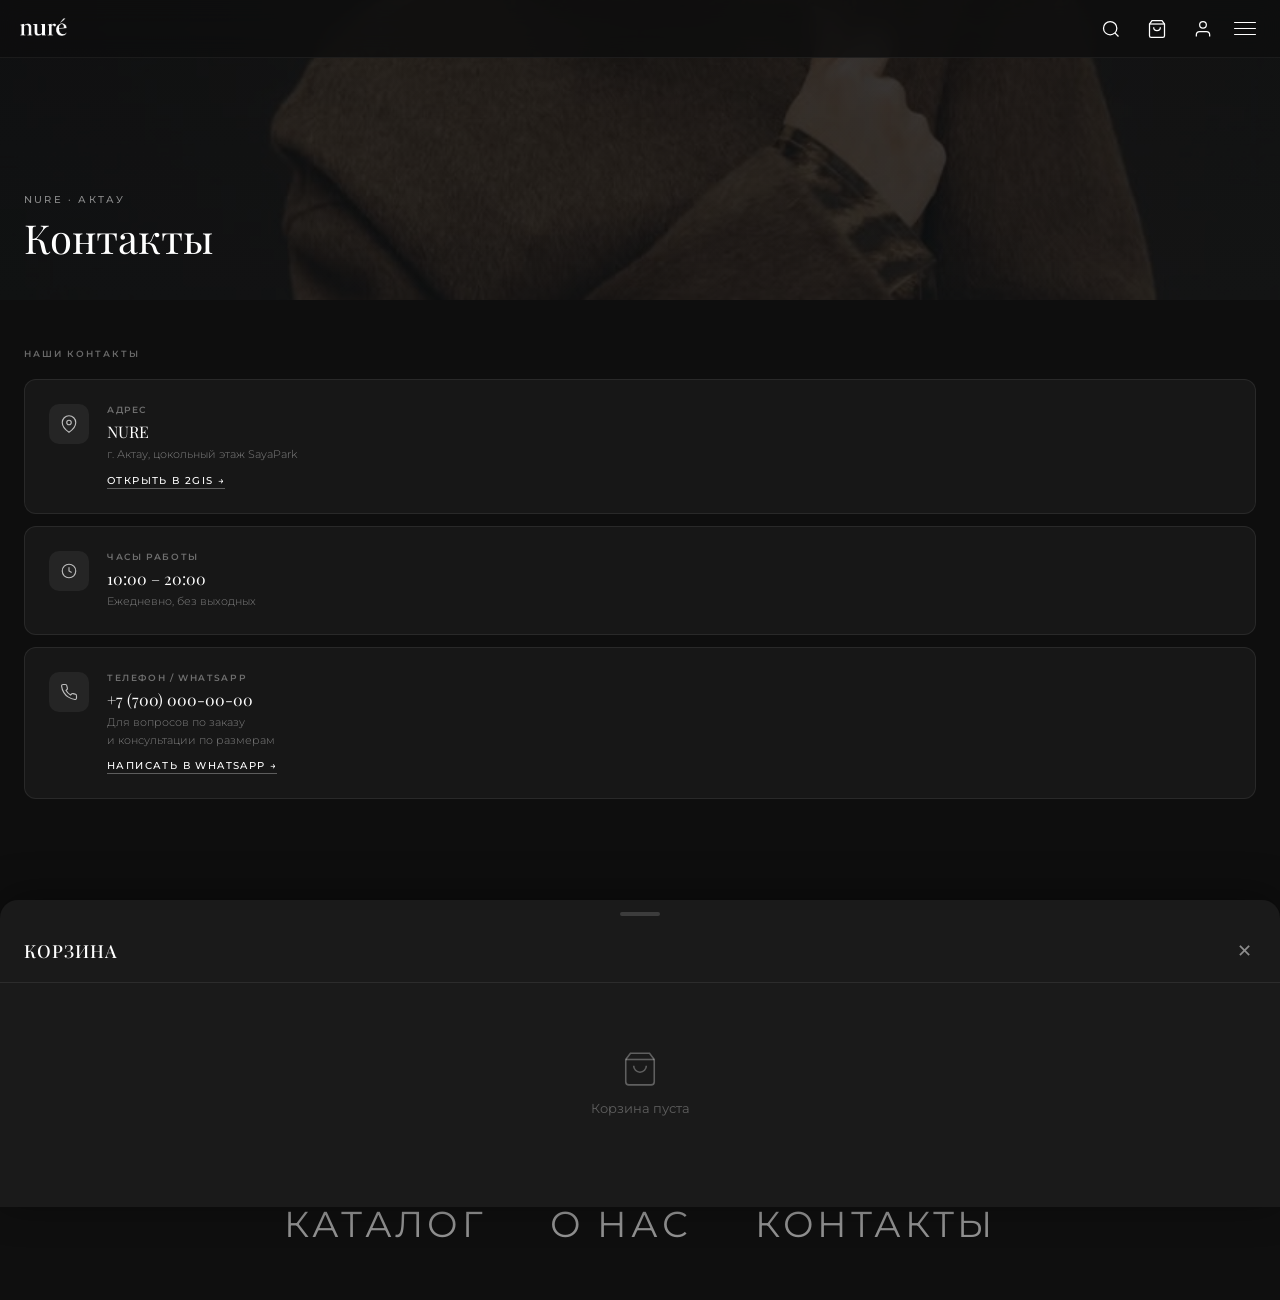
<file: contacts/index.html>
<!DOCTYPE html>
<html lang="ru">
<head>
    <meta charset="UTF-8">
    <meta name="viewport" content="width=device-width, initial-scale=1.0">
    <title>КОНТАКТЫ — NURE</title>
    <meta name="description" content="Контакты NURE — итальянская женская одежда в Актау. Адрес, телефон, WhatsApp, Instagram. Напишите нам.">
    <meta property="og:title" content="Контакты — NURE">
    <meta property="og:description" content="Адрес, телефон и соцсети NURE в Актау.">
    <meta property="og:image" content="../img/og-cover.jpg">
    <meta property="og:type" content="website">
    <link rel="preconnect" href="https://fonts.googleapis.com">
    <link rel="preconnect" href="https://fonts.gstatic.com" crossorigin>
    <link href="https://fonts.googleapis.com/css2?family=Playfair+Display:ital,wght@0,400;0,500;0,600;1,400&family=Montserrat:wght@300;400;500;600&display=swap" rel="stylesheet">
    <link rel="stylesheet" href="../style/style.css">
    <style>
/* ─── PAGE OVERRIDES ─── */
body { background: #0e0e0e; color: white; }

/* ─── HEADER ─── */
.header {
    position: fixed; top: 0; left: 0; right: 0; z-index: 100;
    padding: 0 20px; height: 58px;
    background: rgba(14,14,14,0.82);
    backdrop-filter: blur(12px); -webkit-backdrop-filter: blur(12px);
    border-bottom: 1px solid rgba(255,255,255,0.06);
}
.header-inner {
    width: 100%; height: 100%;
    display: flex; justify-content: space-between; align-items: center;
}
.logo img { height: 22px; width: auto; }
.header-icons { display: flex; align-items: center; gap: 8px; }
.icon-btn { background: none; border: none; color: white; width: 38px; height: 38px; display: flex; align-items: center; justify-content: center; cursor: pointer; position: relative; }
.icon-btn svg { width: 20px; height: 20px; }
.burger { background: none; border: none; cursor: pointer; display: flex; flex-direction: column; gap: 4.5px; padding: 4px; }
.burger span { display: block; width: 22px; height: 1.5px; background: white; border-radius: 2px; }

/* ─── HERO ─── */
.page-hero {
    height: 300px; display: flex; align-items: flex-end;
    padding: 0 24px 40px;
    background: linear-gradient(180deg, #0e0e0e 0%, #101010 100%);
    position: relative; overflow: hidden;
    padding-top: 58px;
}
.page-hero::before {
    content: ''; position: absolute; inset: 0;
    background: url('../img/img 3.png') center 30%/cover no-repeat;
    opacity: 0.18;
}
.page-hero__content { position: relative; z-index: 1; }
.page-hero__eyebrow { font-family: 'Montserrat', sans-serif; font-size: 10px; font-weight: 500; letter-spacing: 0.22em; color: rgba(255,255,255,0.5); margin-bottom: 10px; }
.page-hero__title { font-family: 'Playfair Display', serif; font-size: 40px; font-weight: 400; line-height: 1.1; color: white; }

/* ─── CONTACT CARDS ─── */
.contacts-section { padding: 48px 24px 0; }
.contacts-section:last-of-type { padding-bottom: 56px; }

.section-label { font-family: 'Montserrat', sans-serif; font-size: 9px; font-weight: 600; letter-spacing: 0.22em; color: rgba(255,255,255,0.38); margin-bottom: 20px; }

.contact-card {
    background: rgba(255,255,255,0.04);
    border: 1px solid rgba(255,255,255,0.08);
    border-radius: 12px; padding: 24px;
    margin-bottom: 12px;
    display: flex; gap: 18px; align-items: flex-start;
}
.contact-card__icon {
    width: 40px; height: 40px; flex-shrink: 0;
    display: flex; align-items: center; justify-content: center;
    background: rgba(255,255,255,0.06); border-radius: 10px;
}
.contact-card__icon svg { width: 18px; height: 18px; color: rgba(255,255,255,0.7); }
.contact-card__body { flex: 1; }
.contact-card__label { font-family: 'Montserrat', sans-serif; font-size: 9px; font-weight: 600; letter-spacing: 0.18em; color: rgba(255,255,255,0.38); margin-bottom: 6px; }
.contact-card__value { font-family: 'Playfair Display', serif; font-size: 16px; font-weight: 400; color: white; margin-bottom: 4px; }
.contact-card__sub { font-family: 'Montserrat', sans-serif; font-size: 11px; font-weight: 300; color: rgba(255,255,255,0.45); line-height: 1.6; }
.contact-card__link { display: inline-block; margin-top: 10px; font-family: 'Montserrat', sans-serif; font-size: 10px; font-weight: 500; letter-spacing: 0.14em; color: white; text-decoration: none; border-bottom: 1px solid rgba(255,255,255,0.3); padding-bottom: 1px; }

/* ─── MAP PLACEHOLDER ─── */
.map-block {
    margin: 32px 24px 0;
    border-radius: 12px; overflow: hidden;
    position: relative; aspect-ratio: 4/3;
    background: rgba(255,255,255,0.04);
    border: 1px solid rgba(255,255,255,0.08);
    display: flex; flex-direction: column;
    align-items: center; justify-content: center; gap: 12px;
}
.map-pin { font-size: 36px; }
.map-address { font-family: 'Montserrat', sans-serif; font-size: 12px; font-weight: 300; color: rgba(255,255,255,0.5); text-align: center; line-height: 1.7; }
.map-btn-wrap { margin-top: 8px; }

/* ─── HOURS ─── */
.hours-grid {
    display: grid; grid-template-columns: 1fr 1fr;
    gap: 1px; background: rgba(255,255,255,0.07);
    border-radius: 12px; overflow: hidden; margin-top: 20px;
}
.hours-cell { background: #0e0e0e; padding: 20px 18px; }
.hours-day { font-family: 'Montserrat', sans-serif; font-size: 10px; font-weight: 500; letter-spacing: 0.12em; color: rgba(255,255,255,0.38); margin-bottom: 6px; }
.hours-time { font-family: 'Playfair Display', serif; font-size: 17px; font-weight: 400; color: white; }
.hours-note { font-size: 10px; font-weight: 300; color: rgba(255,255,255,0.35); margin-top: 2px; }

/* ─── SOCIALS ─── */
.socials-row { display: flex; gap: 12px; margin-top: 20px; }
.social-card {
    flex: 1; background: rgba(255,255,255,0.04);
    border: 1px solid rgba(255,255,255,0.08); border-radius: 12px;
    padding: 20px 16px; text-align: center; text-decoration: none;
    transition: background 0.2s, border-color 0.2s;
}
.social-card:active { background: rgba(255,255,255,0.09); }
.social-card__icon { font-size: 22px; display: block; margin-bottom: 8px; }
.social-card__name { font-family: 'Montserrat', sans-serif; font-size: 10px; font-weight: 500; letter-spacing: 0.14em; color: rgba(255,255,255,0.6); }

/* ─── BADGE ─── */
.badge { position: absolute; top: -4px; right: -6px; width: 16px; height: 16px; background: white; color: #1a1a1a; border-radius: 50%; font-size: 8px; font-weight: 600; display: flex; align-items: center; justify-content: center; line-height: 1; }

/* ─── SEARCH / CART / TOAST ─── */
.search-overlay { position: fixed; inset: 0; background: #161616; z-index: 300; display: flex; flex-direction: column; transform: translateY(-100%); transition: transform 0.38s cubic-bezier(0.77,0,0.175,1); }
.search-overlay.active { transform: translateY(0); }
.search-overlay__top { display: flex; align-items: center; gap: 10px; padding: 56px 16px 12px; border-bottom: 1px solid rgba(255,255,255,0.09); flex-shrink: 0; }
.search-input-wrap { flex: 1; display: flex; align-items: center; background: rgba(255,255,255,0.07); border-radius: 12px; padding: 0 12px; gap: 10px; height: 44px; }
.search-icon-inp { width: 18px; height: 18px; flex-shrink: 0; color: rgba(255,255,255,0.4); }
.search-input { flex: 1; background: none; border: none; outline: none; font-family: 'Montserrat', sans-serif; font-size: 15px; color: white; }
.search-input::placeholder { color: rgba(255,255,255,0.32); }
.search-clear { background: none; border: none; font-size: 14px; color: rgba(255,255,255,0.35); cursor: pointer; display: none; padding: 4px; }
.search-clear.visible { display: block; }
.search-cancel { background: none; border: none; font-family: 'Montserrat', sans-serif; font-size: 13px; color: white; cursor: pointer; white-space: nowrap; padding: 4px 0; }
.search-suggestions { padding: 20px; flex-shrink: 0; }
.search-hint { font-size: 10px; font-weight: 500; letter-spacing: 0.12em; color: rgba(255,255,255,0.38); margin-bottom: 14px; }
.search-tags { display: flex; flex-wrap: wrap; gap: 8px; }
.search-tag { background: rgba(255,255,255,0.07); border: 1px solid rgba(255,255,255,0.12); border-radius: 30px; padding: 7px 16px; font-family: 'Montserrat', sans-serif; font-size: 12px; color: rgba(255,255,255,0.8); cursor: pointer; }
.search-results { flex: 1; overflow-y: auto; padding: 0 16px 20px; }
.search-results__title { font-size: 10px; font-weight: 500; letter-spacing: 0.12em; color: rgba(255,255,255,0.38); padding: 16px 4px 12px; }
.search-results__grid { display: grid; grid-template-columns: 1fr 1fr; gap: 12px; }
.search-pcard { cursor: pointer; }
.search-pcard__img { width: 100%; aspect-ratio: 3/4; object-fit: cover; border-radius: 6px; background: #2a2a2a; display: block; margin-bottom: 8px; }
.search-pcard__name { font-family: 'Playfair Display', serif; font-size: 12px; color: white; margin-bottom: 2px; }
.search-pcard__price { font-size: 11px; font-weight: 600; color: rgba(255,255,255,0.8); }
.cart-backdrop { position: fixed; inset: 0; background: rgba(0,0,0,0); z-index: 190; pointer-events: none; transition: background 0.3s; }
.cart-backdrop.active { background: rgba(0,0,0,0.6); pointer-events: auto; }
.cart-drawer { position: fixed; bottom: 0; left: 0; right: 0; background: #1a1a1a; z-index: 200; border-radius: 18px 18px 0 0; transform: translateY(100%); transition: transform 0.4s cubic-bezier(0.77,0,0.175,1); max-height: 85vh; display: flex; flex-direction: column; box-shadow: 0 -4px 40px rgba(0,0,0,0.4); }
.cart-drawer::before { content: ''; display: block; width: 40px; height: 4px; background: rgba(255,255,255,0.15); border-radius: 2px; margin: 12px auto 0; flex-shrink: 0; }
.cart-drawer.open { transform: translateY(0); }
.cart-drawer__header { display: flex; justify-content: space-between; align-items: center; padding: 20px 24px 16px; border-bottom: 1px solid rgba(255,255,255,0.08); flex-shrink: 0; }
.cart-drawer__title { font-family: 'Playfair Display', serif; font-size: 18px; font-weight: 500; letter-spacing: 0.06em; color: white; }
.cart-drawer__close { background: none; border: none; color: rgba(255,255,255,0.5); font-size: 18px; cursor: pointer; padding: 4px; }
.cart-drawer__body { flex: 1; overflow-y: auto; }
.cart-drawer__footer { padding: 16px 24px 32px; border-top: 1px solid rgba(255,255,255,0.08); flex-shrink: 0; }
.cart-total { display: flex; justify-content: space-between; align-items: center; margin-bottom: 16px; font-size: 13px; font-weight: 500; letter-spacing: 0.1em; color: white; }
.cart-checkout-btn { width: 100%; height: 52px; background: white; color: #1a1a1a; border: none; border-radius: 12px; font-family: 'Montserrat', sans-serif; font-size: 12px; font-weight: 500; letter-spacing: 0.2em; cursor: pointer; }
.cart-empty { display: flex; flex-direction: column; align-items: center; justify-content: center; gap: 12px; min-height: 200px; color: rgba(255,255,255,0.3); font-size: 13px; }
.cart-items { padding: 0 24px 24px; }
.cart-item { display: flex; gap: 14px; padding: 14px 0; border-bottom: 1px solid rgba(255,255,255,0.07); }
.cart-item__img { width: 68px; height: 90px; object-fit: cover; border-radius: 7px; background: rgba(255,255,255,0.08); flex-shrink: 0; }
.cart-item__body { flex: 1; display: flex; flex-direction: column; justify-content: space-between; }
.cart-item__name { font-family: 'Playfair Display', serif; font-size: 13px; font-weight: 500; color: white; margin-bottom: 3px; }
.cart-item__size { font-size: 10px; color: rgba(255,255,255,0.4); margin-bottom: 4px; }
.cart-item__price { font-size: 13px; font-weight: 600; color: white; }
.cart-item__controls { display: flex; align-items: center; gap: 8px; margin-top: 6px; }
.qty-btn { width: 28px; height: 28px; border: 1px solid rgba(255,255,255,0.2); background: none; color: white; border-radius: 50%; cursor: pointer; font-size: 16px; display: flex; align-items: center; justify-content: center; }
.qty-val { font-size: 14px; font-weight: 500; color: white; min-width: 20px; text-align: center; }
.remove-btn { background: none; border: none; color: rgba(255,255,255,0.3); font-size: 14px; cursor: pointer; margin-left: 4px; }
.toast { position: fixed; bottom: 32px; left: 50%; transform: translateX(-50%) translateY(20px); background: rgba(255,255,255,0.95); color: #1a1a1a; padding: 12px 22px; border-radius: 30px; font-size: 12px; font-weight: 500; letter-spacing: 0.06em; opacity: 0; transition: opacity 0.3s, transform 0.3s; pointer-events: none; z-index: 999; white-space: nowrap; }
.toast.visible { opacity: 1; transform: translateX(-50%) translateY(0); }

/* ─── USER AVATAR + MENU ─── */
.user-avatar { width: 28px; height: 28px; background: white; color: #0e0e0e; border-radius: 50%; font-size: 11px; font-weight: 600; display: flex; align-items: center; justify-content: center; cursor: pointer; border: none; letter-spacing: 0.03em; }
.user-menu { position: absolute; top: 48px; right: 0; background: #1a1a1a; border: 1px solid rgba(255,255,255,0.12); border-radius: 12px; padding: 8px; min-width: 180px; box-shadow: 0 8px 32px rgba(0,0,0,0.5); z-index: 200; display: none; }
.user-menu.open { display: block; }
.user-menu-item { display: block; padding: 10px 16px; font-size: 12px; letter-spacing: 0.06em; color: white; cursor: pointer; border-radius: 8px; border: none; background: none; width: 100%; text-align: left; font-family: 'Montserrat', sans-serif; }
.user-menu-item:hover { background: rgba(255,255,255,0.08); }
.user-menu-item.danger { color: #e07070; }
.user-menu__email { padding: 8px 16px 12px; font-size: 10px; color: rgba(255,255,255,0.4); border-bottom: 1px solid rgba(255,255,255,0.1); margin-bottom: 4px; letter-spacing: 0.04em; }

/* ─── AUTH MODAL ─── */
.auth-modal-backdrop { position: fixed; inset: 0; background: rgba(0,0,0,0.65); z-index: 300; display: none; align-items: flex-end; }
.auth-modal-backdrop.open { display: flex; }
.auth-modal { background: #181818; border-radius: 20px 20px 0 0; width: 100%; padding: 32px 24px 48px; border-top: 1px solid rgba(255,255,255,0.1); }
.auth-modal__bar { width: 40px; height: 4px; background: rgba(255,255,255,0.18); border-radius: 2px; margin: 0 auto 28px; }
.auth-modal__title { font-family: 'Playfair Display', serif; font-size: 22px; font-weight: 500; margin-bottom: 6px; color: white; }
.auth-modal__sub { font-size: 12px; color: rgba(255,255,255,0.45); margin-bottom: 28px; letter-spacing: 0.03em; }
.auth-tabs { display: flex; margin-bottom: 24px; border-bottom: 1px solid rgba(255,255,255,0.12); }
.auth-tab { background: none; border: none; font-family: 'Montserrat', sans-serif; font-size: 11px; font-weight: 500; letter-spacing: 0.12em; color: rgba(255,255,255,0.35); cursor: pointer; padding: 10px 20px 12px; border-bottom: 2px solid transparent; margin-bottom: -1px; }
.auth-tab.active { color: white; border-bottom-color: white; }
.auth-field { display: flex; flex-direction: column; gap: 6px; margin-bottom: 14px; }
.auth-field label { font-size: 10px; font-weight: 500; letter-spacing: 0.12em; color: rgba(255,255,255,0.4); }
.auth-field input { height: 48px; background: rgba(255,255,255,0.07); border: none; border-radius: 10px; padding: 0 16px; font-family: 'Montserrat', sans-serif; font-size: 14px; color: white; outline: none; transition: box-shadow 0.2s; }
.auth-field input:focus { box-shadow: inset 0 0 0 1.5px rgba(255,255,255,0.45); }
.auth-submit { width: 100%; height: 52px; background: white; color: #0e0e0e; border: none; border-radius: 12px; font-family: 'Montserrat', sans-serif; font-size: 12px; font-weight: 500; letter-spacing: 0.2em; cursor: pointer; margin-top: 8px; }
.auth-error { color: #e07070; font-size: 11px; text-align: center; margin-top: 8px; display: none; }
    </style>
</head>
<body>

<!-- ═══ ПОИСКОВЫЙ ОВЕРЛЕЙ ═══ -->
<div class="search-overlay" id="searchOverlay">
    <div class="search-overlay__top">
        <div class="search-input-wrap">
            <svg class="search-icon-inp" viewBox="0 0 24 24" fill="none" stroke="currentColor" stroke-width="1.5"><circle cx="11" cy="11" r="8"/><line x1="21" y1="21" x2="16.65" y2="16.65"/></svg>
            <input class="search-input" id="searchInput" type="text" placeholder="Поиск по коллекции..." autocomplete="off">
            <button class="search-clear" id="searchClear" aria-label="Очистить">✕</button>
        </div>
        <button class="search-cancel" id="searchCancel">Отмена</button>
    </div>
    <div class="search-suggestions" id="searchSuggestions">
        <p class="search-hint">Популярные запросы</p>
        <div class="search-tags">
            <span class="search-tag">Платья</span>
            <span class="search-tag">Пальто</span>
            <span class="search-tag">Костюмы</span>
            <span class="search-tag">Новинки</span>
        </div>
    </div>
    <div class="search-results" id="searchResults" style="display:none">
        <p class="search-results__title" id="searchResultsTitle"></p>
        <div class="search-results__grid" id="searchResultsGrid"></div>
    </div>
</div>

<!-- ═══ КОРЗИНА ═══ -->
<div class="cart-backdrop" id="cartBackdrop"></div>
<div class="cart-drawer" id="cartDrawer">
    <div class="cart-drawer__header">
        <p class="cart-drawer__title">КОРЗИНА</p>
        <button class="cart-drawer__close" id="cartClose">✕</button>
    </div>
    <div class="cart-drawer__body" id="cartBody">
        <div class="cart-empty" id="cartEmpty">
            <svg width="38" height="38" viewBox="0 0 24 24" fill="none" stroke="rgba(255,255,255,0.3)" stroke-width="1"><path d="M6 2L3 6v14a2 2 0 0 0 2 2h14a2 2 0 0 0 2-2V6l-3-4z"/><line x1="3" y1="6" x2="21" y2="6"/><path d="M16 10a4 4 0 0 1-8 0"/></svg>
            <p>Корзина пуста</p>
        </div>
        <div class="cart-items" id="cartItems"></div>
    </div>
    <div class="cart-drawer__footer" id="cartFooter" style="display:none">
        <div class="cart-total"><span>ИТОГО</span><span id="cartTotal">0 ₸</span></div>
        <button class="cart-checkout-btn">ОФОРМИТЬ ЗАКАЗ →</button>
    </div>
</div>

<!-- ═══ TOAST ═══ -->
<div class="toast" id="toast"></div>

<!-- AUTH MODAL -->
<div class="auth-modal-backdrop" id="authBackdrop">
    <div class="auth-modal">
        <div class="auth-modal__bar"></div>
        <p class="auth-modal__title">Добро пожаловать</p>
        <p class="auth-modal__sub">Войдите или создайте аккаунт</p>
        <div class="auth-tabs">
            <button class="auth-tab active" id="tabLogin">ВОЙТИ</button>
            <button class="auth-tab" id="tabRegister">РЕГИСТРАЦИЯ</button>
        </div>
        <div id="loginForm">
            <div class="auth-field"><label>EMAIL</label><input type="email" id="loginEmail" placeholder="your@email.com"></div>
            <div class="auth-field"><label>ПАРОЛЬ</label><input type="password" id="loginPass" placeholder="••••••"></div>
            <p class="auth-error" id="loginError"></p>
            <button class="auth-submit" id="loginSubmit">ВОЙТИ</button>
        </div>
        <div id="registerForm" style="display:none">
            <div class="auth-field"><label>ИМЯ</label><input type="text" id="regName" placeholder="Ваше имя"></div>
            <div class="auth-field"><label>EMAIL</label><input type="email" id="regEmail" placeholder="your@email.com"></div>
            <div class="auth-field"><label>ПАРОЛЬ</label><input type="password" id="regPass" placeholder="Минимум 6 символов"></div>
            <p class="auth-error" id="regError"></p>
            <button class="auth-submit" id="regSubmit">СОЗДАТЬ АККАУНТ</button>
        </div>
    </div>
</div>
<div class="nav-backdrop" id="navBackdrop"></div>
<div class="nav-overlay" id="navOverlay">
    <div class="nav-header">
        <img class="nav-logo" src="../img/logo.png" alt="nuré">
        <button class="nav-close" id="navClose">✕</button>
    </div>
    <nav class="nav-links">
        <a href="../index.html">ГЛАВНАЯ</a>
        <a href="../catalog/index.html">КАТАЛОГ</a>
        <a href="../about/index.html">О НАС</a>
        <a href="index.html" class="active">КОНТАКТЫ</a>
    </nav>
    <div class="nav-benefits">
        <p class="nav-benefits__title">НАШИ ПРЕИМУЩЕСТВА</p>
        <div class="nav-benefit-item">
            <div class="nav-benefit-icon"><svg width="18" height="18" viewBox="0 0 24 24" fill="none" stroke="currentColor" stroke-width="1.5"><path d="M12 2l3.09 6.26L22 9.27l-5 4.87 1.18 6.88L12 17.77l-6.18 3.25L7 14.14 2 9.27l6.91-1.01L12 2z"/></svg></div>
            <div><p class="nav-benefit-name">ПРЕМИУМ КАЧЕСТВО</p><p class="nav-benefit-desc">Используем лучшие материалы и фурнитуру</p></div>
        </div>
        <div class="nav-benefit-item">
            <div class="nav-benefit-icon"><svg width="18" height="18" viewBox="0 0 24 24" fill="none" stroke="currentColor" stroke-width="1.5"><circle cx="12" cy="12" r="10"/><path d="M12 8v4l3 3"/></svg></div>
            <div><p class="nav-benefit-name">ИТАЛЬЯНСКИЕ ТКАНИ</p><p class="nav-benefit-desc">Только проверенные поставщики из Италии</p></div>
        </div>
        <div class="nav-benefit-item">
            <div class="nav-benefit-icon"><svg width="18" height="18" viewBox="0 0 24 24" fill="none" stroke="currentColor" stroke-width="1.5"><rect x="1" y="3" width="15" height="13" rx="1"/><path d="M16 8h4l3 5v3h-7V8z"/><circle cx="5.5" cy="18.5" r="2.5"/><circle cx="18.5" cy="18.5" r="2.5"/></svg></div>
            <div><p class="nav-benefit-name">БЫСТРАЯ ДОСТАВКА</p><p class="nav-benefit-desc">Доставка по Казахстану от 1 до 3 дней</p></div>
        </div>
        <div class="nav-benefit-item">
            <div class="nav-benefit-icon"><svg width="18" height="18" viewBox="0 0 24 24" fill="none" stroke="currentColor" stroke-width="1.5"><path d="M3 9l9-7 9 7v11a2 2 0 0 1-2 2H5a2 2 0 0 1-2-2z"/><polyline points="9 22 9 12 15 12 15 22"/></svg></div>
            <div><p class="nav-benefit-name">ЛЕГКИЙ ВОЗВРАТ</p><p class="nav-benefit-desc">Возврат в течение 14 дней без лишних вопросов</p></div>
        </div>
    </div>
    <div class="nav-socials">
        <a href="https://www.instagram.com/nure.kz/" target="_blank"><span class="social-icon">◎</span> Instagram</a>
        <a href="#"><span class="social-icon">✈</span> Telegram</a>
    </div>
</div>

<!-- ═══ HEADER ═══ -->
<header class="header">
    <div class="header-inner">
        <a href="../index.html" class="header-logo">
            <img src="../img/logo.png" alt="nuré">
        </a>
        <div class="header-icons">
            <button class="icon-btn" aria-label="Поиск" id="searchBtn">
                <svg viewBox="0 0 24 24" fill="none" stroke="currentColor" stroke-width="1.5"><circle cx="11" cy="11" r="8"/><line x1="21" y1="21" x2="16.65" y2="16.65"/></svg>
            </button>
            <button class="icon-btn cart-icon-btn" id="cartBtn" aria-label="Корзина">
                <svg viewBox="0 0 24 24" fill="none" stroke="currentColor" stroke-width="1.5"><path d="M6 2L3 6v14a2 2 0 0 0 2 2h14a2 2 0 0 0 2-2V6l-3-4z"/><line x1="3" y1="6" x2="21" y2="6"/><path d="M16 10a4 4 0 0 1-8 0"/></svg>
                <span class="badge" id="cartBadge" style="display:none">0</span>
            </button>
            <!-- Аккаунт -->
            <div id="userBtnWrap" style="position:relative">
                <button class="user-avatar" id="userBtn" style="display:none"></button>
                <button class="icon-btn" id="loginBtn" aria-label="Войти">
                    <svg viewBox="0 0 24 24" fill="none" stroke="currentColor" stroke-width="1.5"><path d="M20 21v-2a4 4 0 0 0-4-4H8a4 4 0 0 0-4 4v2"/><circle cx="12" cy="7" r="4"/></svg>
                </button>
                <div class="user-menu" id="userMenu">
                    <p class="user-menu__email" id="userMenuEmail"></p>
                    <button class="user-menu-item" id="adminPanelBtn" style="display:none" onclick="window.location='../admin/index.html'">⚙ Админ панель</button>
                    <button class="user-menu-item danger" onclick="API.logout();updateAuthUI();showToast('Вы вышли из аккаунта')">Выйти</button>
                </div>
            </div>
            <button class="burger" id="burgerBtn">
                <span></span><span></span><span></span>
            </button>
        </div>
    </div>
</header>

<!-- ═══ HERO ═══ -->
<div class="page-hero">
    <div class="page-hero__content">
        <p class="page-hero__eyebrow">NURE · АКТАУ</p>
        <h1 class="page-hero__title">Контакты</h1>
    </div>
</div>

<!-- ═══ АДРЕС И ВРЕМЯ ═══ -->
<section class="contacts-section">
    <p class="section-label">НАШИ КОНТАКТЫ</p>

    <div class="contact-card">
        <div class="contact-card__icon">
            <svg viewBox="0 0 24 24" fill="none" stroke="currentColor" stroke-width="1.5"><path d="M21 10c0 7-9 13-9 13s-9-6-9-13a9 9 0 0 1 18 0z"/><circle cx="12" cy="10" r="3"/></svg>
        </div>
        <div class="contact-card__body">
            <p class="contact-card__label">АДРЕС</p>
            <p class="contact-card__value">NURE</p>
            <p class="contact-card__sub">г. Актау, цокольный этаж SayaPark</p>
            <a class="contact-card__link" href="https://2gis.kz/aktau/firm/70000001101969056?m=51.154643%2C43.652069%2F16" target="_blank" rel="noopener noreferrer">ОТКРЫТЬ В 2GIS →</a>
        </div>
    </div>

    <div class="contact-card">
        <div class="contact-card__icon">
            <svg viewBox="0 0 24 24" fill="none" stroke="currentColor" stroke-width="1.5"><circle cx="12" cy="12" r="9"/><polyline points="12 7 12 12 15.5 14"/></svg>
        </div>
        <div class="contact-card__body">
            <p class="contact-card__label">ЧАСЫ РАБОТЫ</p>
            <p class="contact-card__value">10:00 – 20:00</p>
            <p class="contact-card__sub">Ежедневно, без выходных</p>
        </div>
    </div>

    <div class="contact-card">
        <div class="contact-card__icon">
            <svg viewBox="0 0 24 24" fill="none" stroke="currentColor" stroke-width="1.5"><path d="M22 16.92v3a2 2 0 0 1-2.18 2 19.79 19.79 0 0 1-8.63-3.07 19.5 19.5 0 0 1-6-6 19.79 19.79 0 0 1-3.07-8.67A2 2 0 0 1 4.11 2h3a2 2 0 0 1 2 1.72c.127.96.361 1.903.7 2.81a2 2 0 0 1-.45 2.11L8.09 9.91a16 16 0 0 0 6 6l1.27-1.27a2 2 0 0 1 2.11-.45c.907.339 1.85.573 2.81.7A2 2 0 0 1 22 16.92z"/></svg>
        </div>
        <div class="contact-card__body">
            <p class="contact-card__label">ТЕЛЕФОН / WHATSAPP</p>
            <p class="contact-card__value">+7 (700) 000-00-00</p>
            <p class="contact-card__sub">Для вопросов по заказу<br>и консультации по размерам</p>
            <a class="contact-card__link" href="https://wa.me/77000000000" target="_blank">НАПИСАТЬ В WHATSAPP →</a>
        </div>
    </div>
</section>


<!-- ═══ ФУТЕР ═══ -->
<footer class="footer" style="margin-top: 56px;">
    <img class="footer-logo" src="../img/logo.png" alt="nuré">
    <p class="footer-sub">ITALIAN CLOTHING</p>
    <nav class="footer-nav">
        <a href="../catalog/index.html">КАТАЛОГ</a>
        <a href="../about/index.html">О НАС</a>
        <a href="index.html">КОНТАКТЫ</a>
    </nav>
</footer>

<script src="../api-client.js"></script>
<script>
let cart = JSON.parse(localStorage.getItem('nure_cart') || '[]');
function saveCart() { localStorage.setItem('nure_cart', JSON.stringify(cart)); }
function formatPrice(p) { return p.toString().replace(/\B(?=(\d{3})+(?!\d))/g, ' '); }
function updateBadges() { const total = cart.reduce((s, i) => s + i.qty, 0); const cb = document.getElementById('cartBadge'); cb.textContent = total; cb.style.display = total > 0 ? 'flex' : 'none'; }
let toastTimer;
function showToast(msg) { const t = document.getElementById('toast'); t.textContent = msg; t.classList.add('visible'); clearTimeout(toastTimer); toastTimer = setTimeout(() => t.classList.remove('visible'), 2500); }
function renderCart() {
    const body = document.getElementById('cartItems'); const empty = document.getElementById('cartEmpty'); const footer = document.getElementById('cartFooter');
    if (cart.length === 0) { empty.style.display = 'flex'; body.innerHTML = ''; footer.style.display = 'none'; return; }
    empty.style.display = 'none'; footer.style.display = 'block';
    const PH = 'data:image/svg+xml,%3Csvg xmlns="http://www.w3.org/2000/svg" width="68" height="90"%3E%3Crect width="68" height="90" fill="%23222"%2F%3E%3C%2Fsvg%3E';
    body.innerHTML = cart.map(item => `<div class="cart-item"><img class="cart-item__img" src="${item.img||PH}" alt="${item.name}" onerror="this.src='${PH}'"><div class="cart-item__body"><div class="cart-item__info"><p class="cart-item__name">${item.name}</p><p class="cart-item__size">Размер: ${item.size}${item.color?' · '+item.color:''}</p><p class="cart-item__price">${formatPrice(item.price)} ₸</p></div><div class="cart-item__controls"><button class="qty-btn" onclick="changeQty(${item.id},'${item.size}',-1)">−</button><span class="qty-val">${item.qty}</span><button class="qty-btn" onclick="changeQty(${item.id},'${item.size}',1)">+</button><button class="remove-btn" onclick="removeItem(${item.id},'${item.size}')">✕</button></div></div></div>`).join('');
    document.getElementById('cartTotal').textContent = formatPrice(cart.reduce((s,i)=>s+i.price*i.qty,0)) + ' ₸';
}
function changeQty(id,size,delta){const idx=cart.findIndex(i=>i.id===id&&i.size===size);if(idx===-1)return;cart[idx].qty+=delta;if(cart[idx].qty<=0)cart.splice(idx,1);saveCart();renderCart();updateBadges();}
function removeItem(id,size){cart=cart.filter(i=>!(i.id===id&&i.size===size));saveCart();renderCart();updateBadges();}

const cartBtn=document.getElementById('cartBtn'),cartDrawer=document.getElementById('cartDrawer'),cartBackdrop=document.getElementById('cartBackdrop'),cartClose=document.getElementById('cartClose');
function openCart(){cartDrawer.classList.add('open');cartBackdrop.classList.add('active');document.body.style.overflow='hidden';renderCart();}
function closeCart(){cartDrawer.classList.remove('open');cartBackdrop.classList.remove('active');document.body.style.overflow='';}
cartBtn.addEventListener('click',openCart);cartClose.addEventListener('click',closeCart);cartBackdrop.addEventListener('click',closeCart);

const burger=document.getElementById('burgerBtn'),overlay=document.getElementById('navOverlay'),backdrop=document.getElementById('navBackdrop'),navClose=document.getElementById('navClose');
function openMenu(){overlay.classList.add('active');backdrop.classList.add('active');document.body.style.overflow='hidden';}
function closeMenu(){overlay.classList.remove('active');backdrop.classList.remove('active');document.body.style.overflow='';}
burger.addEventListener('click',openMenu);navClose.addEventListener('click',closeMenu);backdrop.addEventListener('click',closeMenu);

const searchBtn=document.getElementById('searchBtn'),searchOverlay=document.getElementById('searchOverlay'),searchInput=document.getElementById('searchInput'),searchClear=document.getElementById('searchClear'),searchCancel=document.getElementById('searchCancel'),searchSuggestions=document.getElementById('searchSuggestions'),searchResults=document.getElementById('searchResults'),searchResultsGrid=document.getElementById('searchResultsGrid'),searchResultsTitle=document.getElementById('searchResultsTitle');
function openSearch(){searchOverlay.classList.add('active');document.body.style.overflow='hidden';setTimeout(()=>searchInput.focus(),350);}
function closeSearch(){searchOverlay.classList.remove('active');document.body.style.overflow='';searchInput.value='';searchClear.classList.remove('visible');searchSuggestions.style.display='';searchResults.style.display='none';}
searchBtn.addEventListener('click',openSearch);searchCancel.addEventListener('click',closeSearch);
document.addEventListener('keydown',e=>{if(e.key==='Escape'){closeSearch();closeMenu();}});
searchClear.addEventListener('click',()=>{searchInput.value='';searchClear.classList.remove('visible');searchSuggestions.style.display='';searchResults.style.display='none';searchInput.focus();});
document.querySelectorAll('.search-tag').forEach(tag => {
    tag.addEventListener('click', () => { searchInput.value = tag.textContent; searchInput.dispatchEvent(new Event('input')); });
});

// ── ПОИСК: загрузка товаров и отображение результатов ──
let _searchProducts = null;
async function ensureProducts() {
    if (_searchProducts) return _searchProducts;
    try { const d = await API.getProducts(); _searchProducts = d.products || []; } catch(e) { _searchProducts = []; }
    return _searchProducts;
}
const CAT_LABELS = { dress:'Платья', outer:'Верхняя одежда', suit:'Костюмы', top:'Топы', acc:'Аксессуары' };
function getProductImg(p) {
    if (p.images && p.images.default && p.images.default[0]) return p.images.default[0];
    if (p.colors && p.colors.length && p.colors[0].images && p.colors[0].images[0]) return p.colors[0].images[0];
    return '';
}
searchInput.addEventListener('input', async function() {
    const q = this.value.trim().toLowerCase();
    searchClear.classList.toggle('visible', q.length > 0);
    if (!q) { searchSuggestions.style.display = ''; searchResults.style.display = 'none'; return; }
    searchSuggestions.style.display = 'none'; searchResults.style.display = '';
    searchResultsTitle.textContent = 'ПОИСК...';
    const products = await ensureProducts();
    const found = products.filter(p =>
        (p.name||'').toLowerCase().includes(q) ||
        (CAT_LABELS[p.category]||'').toLowerCase().includes(q)
    ).slice(0, 12);
    searchResultsTitle.textContent = found.length > 0 ? `НАЙДЕНО ${found.length} ТОВАРА` : 'НИЧЕГО НЕ НАЙДЕНО';
    const catalogLink = `<a href="../catalog/index.html?q=${encodeURIComponent(this.value.trim())}" style="grid-column:1/-1;display:block;text-align:center;padding:14px 0;font-size:10px;letter-spacing:0.12em;color:rgba(255,255,255,0.65);border:1px solid rgba(255,255,255,0.15);border-radius:10px;margin-top:4px;">ВСЕ РЕЗУЛЬТАТЫ В КАТАЛОГЕ →</a>`;
    searchResultsGrid.innerHTML = found.map(p => `
        <div class="search-pcard" onclick="location.href='../product/?id=${p.id}'">
            <img class="search-pcard__img" src="${getProductImg(p)}" alt="${p.name}">
            <p class="search-pcard__name">${p.name}</p>
            <p class="search-pcard__price">${parseFloat(p.price||0) > 0 ? formatPrice(parseFloat(p.price)) + ' ₸' : '—'}</p>
        </div>
    `).join('') + catalogLink;
});

updateBadges();

// ── AUTH ──
function updateAuthUI() {
    const user = API.getUser();
    if (user) {
        document.getElementById('loginBtn').style.display = 'none';
        document.getElementById('userBtn').style.display = 'flex';
        document.getElementById('userBtn').textContent = user.name.charAt(0).toUpperCase();
        document.getElementById('userMenuEmail').textContent = user.email;
        if (user.role === 'admin') document.getElementById('adminPanelBtn').style.display = 'block';
    } else {
        document.getElementById('loginBtn').style.display = 'flex';
        document.getElementById('userBtn').style.display = 'none';
    }
}
document.getElementById('loginBtn').addEventListener('click', () => { document.getElementById('authBackdrop').classList.add('open'); document.body.style.overflow = 'hidden'; });
document.getElementById('authBackdrop').addEventListener('click', e => { if (e.target === document.getElementById('authBackdrop')) { document.getElementById('authBackdrop').classList.remove('open'); document.body.style.overflow = ''; } });
document.getElementById('userBtn').addEventListener('click', e => { e.stopPropagation(); document.getElementById('userMenu').classList.toggle('open'); });
document.addEventListener('click', () => document.getElementById('userMenu').classList.remove('open'));
document.getElementById('tabLogin').addEventListener('click', () => { document.getElementById('tabLogin').classList.add('active'); document.getElementById('tabRegister').classList.remove('active'); document.getElementById('loginForm').style.display = ''; document.getElementById('registerForm').style.display = 'none'; });
document.getElementById('tabRegister').addEventListener('click', () => { document.getElementById('tabRegister').classList.add('active'); document.getElementById('tabLogin').classList.remove('active'); document.getElementById('registerForm').style.display = ''; document.getElementById('loginForm').style.display = 'none'; });
document.getElementById('loginSubmit').addEventListener('click', async () => {
    const email = document.getElementById('loginEmail').value.trim();
    const pass = document.getElementById('loginPass').value;
    const err = document.getElementById('loginError');
    err.style.display = 'none';
    const res = await API.login(email, pass);
    if (res.error) { err.textContent = res.error; err.style.display = 'block'; return; }
    updateAuthUI(); document.getElementById('authBackdrop').classList.remove('open'); document.body.style.overflow = '';
    showToast('Добро пожаловать, ' + res.user.name + '!');
});
document.getElementById('regSubmit').addEventListener('click', async () => {
    const name = document.getElementById('regName').value.trim();
    const email = document.getElementById('regEmail').value.trim();
    const pass = document.getElementById('regPass').value;
    const err = document.getElementById('regError');
    err.style.display = 'none';
    const res = await API.register(name, email, pass);
    if (res.error) { err.textContent = res.error; err.style.display = 'block'; return; }
    updateAuthUI(); document.getElementById('authBackdrop').classList.remove('open'); document.body.style.overflow = '';
    showToast('Аккаунт создан!');
});
updateAuthUI();
</script>
<script src="../libs/gsap/ScrollTrigger.min.js"></script>
<script>
(function(){
    if(typeof gsap==='undefined') return;
    gsap.registerPlugin(ScrollTrigger);
    if(window.matchMedia('(prefers-reduced-motion: reduce)').matches) return;

    gsap.set('.header',{opacity:0,y:-16});
    gsap.set('.page-hero__eyebrow,.page-hero__title',{opacity:0,y:20});
    gsap.timeline({defaults:{ease:'power2.out'}})
        .to('.header',{opacity:1,y:0,duration:0.7})
        .to('.page-hero__eyebrow',{opacity:1,y:0,duration:0.6},'-=0.3')
        .to('.page-hero__title',{opacity:1,y:0,duration:0.8},'-=0.4');

    function reveal(sel,trig,opts={}){
        const els=gsap.utils.toArray(sel); if(!els.length) return;
        gsap.from(els,{opacity:0,y:opts.y??22,duration:opts.duration??0.75,ease:'power2.out',stagger:opts.stagger??0,scrollTrigger:{trigger:trig,start:opts.start??'top 68%',toggleActions:'play none none none'}});
    }
    reveal('.section-label,.contact-card','.contacts-section',{y:18,stagger:0.1});
    reveal('.map-block','.map-block',{y:0,duration:0.9});
    reveal('.social-card','.socials-row',{y:16,stagger:0.1});
    reveal('.footer > *','.footer',{y:14,stagger:0.07,start:'top 80%'});
    window.addEventListener('load',()=>ScrollTrigger.refresh());
})();
</script>
</body>
</html>
</file>
<file: style/style.css>
* { box-sizing: border-box; margin: 0; padding: 0; }

body {
    font-family: 'Montserrat', sans-serif;
    background-color: #0f0f0f;
    color: #fff;
    overflow-x: hidden;
}

a { text-decoration: none; color: inherit; }

/* ─── BACKDROP ─── */
.nav-backdrop {
    position: fixed;
    inset: 0;
    background: rgba(0,0,0,0);
    z-index: 190;
    pointer-events: none;
    transition: background 0.4s cubic-bezier(0.77,0,0.175,1);
}
.nav-backdrop.active {
    background: rgba(0,0,0,0.55);
    pointer-events: auto;
}

/* ─── NAV OVERLAY ─── */
.nav-overlay {
    position: fixed;
    top: 0; right: 0;
    width: 90vw; height: 100vh;
    background: #161616;
    z-index: 200;
    display: flex;
    flex-direction: column;
    padding: 0;
    transform: translateX(100%);
    transition: transform 0.4s cubic-bezier(0.77,0,0.175,1);
    overflow-y: auto;
}
.nav-overlay.active { transform: translateX(0); }

.nav-header {
    display: flex;
    justify-content: space-between;
    align-items: center;
    height: 56px;
    width: 87%;
    margin: 0 auto;
    flex-shrink: 0;
    border-bottom: 1px solid rgba(255,255,255,0.1);
}
.nav-logo { width: 52px; }
.nav-close {
    background: none; border: none;
    color: white; font-size: 20px;
    cursor: pointer; font-family: 'Montserrat', sans-serif;
    font-weight: 300; line-height: 1;
}
.nav-links {
    display: flex; flex-direction: column;
    gap: 28px; margin-top: 32px;
    padding: 0 24px;
}
.nav-links a {
    color: white; text-decoration: none;
    font-family: 'Playfair Display', serif;
    font-size: 20px; font-weight: 400;
    letter-spacing: 0.04em;
}
.nav-socials {
    display: flex; flex-direction: column;
    gap: 16px; margin-top: auto; margin-bottom: 32px;
    padding: 0 24px;
}
.nav-socials a {
    color: rgba(255,255,255,0.5);
    text-decoration: none;
    font-size: 13px; font-weight: 400;
    letter-spacing: 0.04em;
    display: flex; align-items: center; gap: 10px;
}
.social-icon { font-size: 14px; }

/* ─── ПРЕИМУЩЕСТВА В БУРГЕРЕ ─── */
.nav-benefits {
    margin-top: 28px;
    border-top: 1px solid rgba(255,255,255,0.1);
    padding: 20px 24px 0;
}
.nav-benefits__title {
    font-family: 'Playfair Display', serif;
    font-size: 11px; font-weight: 600;
    letter-spacing: 0.14em;
    color: rgba(255,255,255,0.45);
    margin-bottom: 16px;
}
.nav-benefit-item {
    display: flex; gap: 14px; align-items: center;
    border-bottom: 1px solid rgba(255,255,255,0.06);
    padding: 14px 0;
}
.nav-benefit-item:last-child { border-bottom: none; }
.nav-benefit-icon {
    font-size: 16px; color: rgba(255,255,255,0.35);
    min-width: 20px;
}
.nav-benefit-name {
    font-size: 10px; font-weight: 500;
    letter-spacing: 0.1em; margin-bottom: 3px;
}
.nav-benefit-desc {
    font-size: 10px; font-weight: 300;
    color: rgba(255,255,255,0.45); line-height: 1.5;
}

/* ─── HEADER ─── */
.header {
    position: fixed; top: 0; left: 0;
    width: 100%; height: 56px;
    z-index: 10;
    display: flex; justify-content: center;
    background: rgba(255, 255, 255, 0.15);
    backdrop-filter: blur(12px);
    -webkit-backdrop-filter: blur(12px);

    border-bottom: 1px solid rgba(255, 255, 255, 0.2);
}
.header-inner {
    width: 92%; height: 100%;
    display: flex; justify-content: space-between; align-items: center;
}
.logo { height: 22px; width: auto; }
.header-icons { display: flex; align-items: center; gap: 18px; }
.icon-btn {
    background: none; border: none; cursor: pointer;
    color: white; padding: 4px;
    display: flex; align-items: center; position: relative;
}
.icon-btn svg { width: 20px; height: 20px; display: block; }
.burger {
    background: none; border: none;
    cursor: pointer;
    display: flex; flex-direction: column; gap: 4.5px; padding: 4px;
}
.burger span {
    display: block; width: 22px; height: 1.5px;
    background: white; border-radius: 2px;
}
/* cat-item как ссылка */
.cat-item { display: block; text-decoration: none; color: inherit; }

/* ─── HERO ─── */
.hero {
    width: 100vw; height: 100vh;
    position: relative; overflow: hidden; background: black;
}
.hero video {
    position: absolute; top: 0; left: 0;
    width: 100%; height: 100%;
    object-fit: cover; opacity: 0.35;
}
.hero-content {
    position: absolute; top: 30%; left: 7.5%;width: 65vw;
}
.hero-content img { width: 70%; }
.hero-sub1 {
    font-size: 3.2vw; letter-spacing: 0.4em;
    color: white;
    margin-top: -1vw; font-weight: 500;
    border-bottom: 1px solid rgba(255,255,255,0.5);
    height: 5vh;
}
.hero-sub {
    font-size: 3.2vw; letter-spacing: 0.4em;
    color: white;
    margin-top: 5vh; font-weight: 500;
    display: block; text-decoration: none;
}
.scroll-hint {
    position: absolute; bottom: 12vh; left: 50%;
    transform: translateX(-50%);
    display: flex; flex-direction: column;
    align-items: center; gap: 1.5vw;
}
.scroll-icon {
    width: 4.5vw; height: 7.5vw;
    border: 1.5px solid rgba(255,255,255,0.45);
    border-radius: 10vw; position: relative;
}
.scroll-icon::after {
    content: '';
    position: absolute; top: 20%; left: 50%;
    transform: translateX(-50%);
    width: 0.9vw; height: 0.9vw;
    background: white; border-radius: 50%;
    animation: scrollDot 1.6s infinite;
}
@keyframes scrollDot {
    0% { top: 20%; opacity: 1; }
    100% { top: 65%; opacity: 0; }
}
.scroll-hint p {
    font-size: 2.2vw; letter-spacing: 0.2em;
    color: rgba(255,255,255,0.45); font-weight: 400;
}

/* ─── ОБЩЕЕ ─── */
.section-title {
    font-family: 'Playfair Display', serif;
    font-size: 6vw; font-weight: 600;
    letter-spacing: 0.08em;
    margin-bottom: 1vh;
}
.btn-outline {
    width: 70vw; height: 5.5vh;
    border: 1px solid rgba(255,255,255,0.55);
    background: none; color: white;
    font-family: 'Montserrat', sans-serif;
    font-size: 2.8vw; font-weight: 500;
    letter-spacing: 0.18em; cursor: pointer;
    transition: background 0.3s, color 0.3s;
    display: flex; align-items: center; justify-content: center;
    border-radius: 0.5vw;
}
.btn-outline:active { background: white; color: black; }

/* ─── КОЛЛЕКЦИЯ ─── */
.s-collection {
    padding: 7vh 6.5vw;
    background: #0f0f0f;
    display: flex; flex-direction: column; gap: 2vh;
}
.s-collection__title {
    font-family: 'Playfair Display', serif;
    font-size: 7.5vw; font-weight: 600;
    letter-spacing: 0.05em; line-height: 1.15;
}
.s-collection__sub {
    font-size: 3vw; letter-spacing: 0.2em;
    color: rgba(255,255,255,0.5); font-weight: 400;
}
.s-collection__text {
    font-size: 4vw; font-weight: 300;
    line-height: 1.85; color: rgba(255,255,255,0.8);
    margin-top: 1vh;
}

/* ─── ФОТО ─── */
.s-photo { width: 100%; }
.s-photo img { width: 100%; display: block; opacity: 0.7; }

/* ─── КАТЕГОРИИ ─── */
.s-categories {
    padding: 7vh 6.5vw;
    display: flex; flex-direction: column; gap: 1.5vh;
}
.cat-item {
    position: relative; width: 100%;
    overflow: hidden; border-radius: 0.5vw;
}
.cat-item img {
    width: 100%; display: block;
    height: 45vw; object-fit: cover; opacity: 0.6;
}
.cat-label {
    position: absolute; bottom: 5%; left: 6%;
}
.cat-label p {
    font-family: 'Playfair Display', serif;
    font-size: 5.5vw; font-weight: 500;
    letter-spacing: 0.06em; margin-bottom: 1.5vw;
}
.btn-small {
    border: 1px solid rgba(255,255,255,0.6);
    background: none; color: white;
    font-family: 'Montserrat', sans-serif;
    font-size: 2.5vw; font-weight: 500;
    letter-spacing: 0.15em; cursor: pointer;
    padding: 1.2vw 4vw;
    transition: background 0.3s, color 0.3s;
    border-radius: 0.5vw;
}
.btn-small:active { background: white; color: black; }


/* ─── О БРЕНДЕ ─── */
.s-about {
    padding: 7vh 6.5vw;
    display: flex; flex-direction: column; gap: 3vh;
}
.s-about__text {
    font-size: 3.8vw; font-weight: 300;
    line-height: 1.9; color: rgba(255,255,255,0.8);
}
.s-about__photo { width: 100%; margin-top: 1vh; }
.s-about__photo img { width: 100%; display: block; opacity: 0.7; }

/* ─── ПРЕИМУЩЕСТВА ─── */
.s-benefits {
    padding: 6vh 6.5vw;
    display: flex; flex-direction: column; gap: 0;
    background: #141414;
}
.benefit-item {
    display: flex; gap: 4vw; align-items: center;
    border-bottom: 1px solid rgba(255,255,255,0.07);
    padding: 3.5vh 0;
}
.benefit-item:last-child { border-bottom: none; }
.benefit-icon {
    font-size: 6vw; color: rgba(255,255,255,0.4);
    min-width: 8vw;
}
.benefit-title {
    font-size: 3.2vw; font-weight: 500;
    letter-spacing: 0.08em; margin-bottom: 1vw;
}
.benefit-text {
    font-size: 2.9vw; font-weight: 300;
    color: rgba(255,255,255,0.5); line-height: 1.55;
}

/* ─── НАШИ ТОВАРЫ ─── */
.s-products {
    padding: 7vh 0 7vh;
    display: flex; flex-direction: column; gap: 3vh;
    background: #111;
}
.s-products__header {
    padding: 0 6.5vw;
    display: flex; flex-direction: column; gap: 1vh;
}
.s-products__sub {
    font-size: 3vw; letter-spacing: 0.25em;
    color: rgba(255,255,255,0.4); font-weight: 400;
}
.products-scroll-wrapper {
    width: 100%;
    overflow-x: auto;
    overflow-y: visible;
    -webkit-overflow-scrolling: touch;
    scrollbar-width: none;
    padding-bottom: 1vh;
}
.products-scroll-wrapper::-webkit-scrollbar { display: none; }

.products-track {
    display: flex;
    gap: 3.5vw;
    padding: 0 6.5vw;
    width: max-content;
}
.product-card {
    width: 55vw;
    flex-shrink: 0;
    display: flex; flex-direction: column;
    gap: 2vw;
}
.product-card__img {
    position: relative;
    width: 100%;
    overflow: hidden;
    border-radius: 0.5vw;
}
.product-card__img img {
    width: 100%;
    height: 70vw;
    object-fit: cover;
    display: block;
    opacity: 0.85;
    transition: opacity 0.3s, transform 0.4s;
}
.product-card-skeleton {
    width: 55vw; flex-shrink: 0;
    display: flex; flex-direction: column; gap: 2vw;
}
.product-card-skeleton .skel-img {
    width: 100%; height: 70vw; border-radius: 0.5vw;
    background: linear-gradient(90deg, #1a1a1a 25%, #242424 50%, #1a1a1a 75%);
    background-size: 200% 100%; animation: homeSkelShimmer 1.4s infinite;
}
.product-card-skeleton .skel-line {
    height: 1.6vh; border-radius: 4px; width: 80%;
    background: linear-gradient(90deg, #1a1a1a 25%, #242424 50%, #1a1a1a 75%);
    background-size: 200% 100%; animation: homeSkelShimmer 1.4s infinite;
}
.product-card-skeleton .skel-line.short { width: 45%; }
@keyframes homeSkelShimmer { 0%{background-position:200% 0} 100%{background-position:-200% 0} }

.product-card__img:active img {
    opacity: 1; transform: scale(1.03);
}
.product-card__badge {
    position: absolute; top: 3vw; left: 3vw;
    background: white; color: #0f0f0f;
    font-size: 2.3vw; font-weight: 600;
    letter-spacing: 0.12em;
    padding: 1vw 2.5vw;
    border-radius: 0.3vw;
}
.product-card__info {
    display: flex; flex-direction: column; gap: 0.8vw;
}
.product-card__name {
    font-family: 'Playfair Display', serif;
    font-size: 4vw; font-weight: 500;
    letter-spacing: 0.06em;
}
.product-card__cat {
    font-size: 2.5vw; font-weight: 300;
    color: rgba(255,255,255,0.4);
    letter-spacing: 0.1em;
}
.product-card__price {
    font-size: 3.5vw; font-weight: 500;
    letter-spacing: 0.05em;
    color: rgba(255,255,255,0.9);
    margin-top: 0.5vw;
}
.s-products__footer {
    padding: 1vh 6.5vw 0;
    display: flex; justify-content: center;
}
.btn-catalog {
    width: 87vw; height: 6vh;
    border: 1px solid rgba(255,255,255,0.55);
    background: none; color: white;
    font-family: 'Montserrat', sans-serif;
    font-size: 2.8vw; font-weight: 500;
    letter-spacing: 0.18em; cursor: pointer;
    transition: background 0.3s, color 0.3s;
    border-radius: 0.5vw;
    display: flex; align-items: center; justify-content: center;
    text-decoration: none;
}
.btn-catalog:active { background: white; color: black; }

/* ─── INSTAGRAM ─── */
.s-instagram {
    padding: 7vh 6.5vw;
    display: flex; flex-direction: column;
    align-items: center; gap: 3vh;
}
.s-instagram__handle {
    font-size: 3vw; color: rgba(255,255,255,0.5);
    letter-spacing: 0.1em;
}
.insta-grid {
    display: grid; grid-template-columns: 1fr 1fr;
    gap: 2vw; width: 100%;
}
.insta-grid img {
    width: 100%; aspect-ratio: 1/1;
    object-fit: cover; opacity: 0.75;
}

/* ─── ОТЗЫВЫ ─── */
.s-reviews {
    padding: 7vh 6.5vw;
    display: flex; flex-direction: column;
    align-items: center; gap: 3vh;
}
.review-card {
    background: #1a1a1a;
    padding: 6vw;
    width: 100%;
    display: flex; flex-direction: column;
    align-items: center; gap: 2.5vw;
    text-align: center;
}
.review-quote {
    font-size: 10vw; color: rgba(255,255,255,0.3);
    line-height: 1; font-family: 'Playfair Display', serif;
}
.review-text {
    font-size: 3.8vw; font-weight: 300;
    line-height: 1.8; color: rgba(255,255,255,0.85);
}
.review-author {
    font-size: 3vw; font-weight: 500;
    letter-spacing: 0.2em;
    color: rgba(255,255,255,0.5);
    margin-top: 1vw;
}
.review-dots {
    display: flex; gap: 2vw;
}
.dot {
    width: 1.8vw; height: 1.8vw;
    border-radius: 50%;
    background: rgba(255,255,255,0.25);
}
.dot.active { background: white; }

/* ─── ПОДПИСКА ─── */
.s-subscribe {
    padding: 7vh 6.5vw;
    display: flex; flex-direction: column; gap: 2.5vh;
    background: #141414;
}
.s-subscribe__text {
    font-size: 3.5vw; font-weight: 300;
    line-height: 1.8; color: rgba(255,255,255,0.7);
}
.subscribe-row {
    display: flex;
    border: 1px solid rgba(255,255,255,0.3);
    width: 100%; height: 5.5vh;
}
.subscribe-row input {
    flex: 1; background: none; border: none;
    color: white; padding: 0 3vw;
    font-family: 'Montserrat', sans-serif;
    font-size: 3.2vw; font-weight: 300;
    outline: none;
}
.subscribe-row input::placeholder { color: rgba(255,255,255,0.35); }
.subscribe-btn {
    width: 12vw; background: none;
    border: none; border-left: 1px solid rgba(255,255,255,0.3);
    color: white; font-size: 4.5vw;
    cursor: pointer;
}

/* ─── ГДЕ НАС НАЙТИ ─── */
.s-location {
    padding: 7vh 6.5vw;
    background: #141414;
}
.s-location .section-title { margin-bottom: 3.5vh; }
.location-card {
    display: flex; flex-direction: column; gap: 2.8vh;
}
.location-row {
    display: flex; gap: 4vw; align-items: flex-start;
}
.location-icon {
    width: 6vw; height: 6vw; min-width: 22px; min-height: 22px;
    color: rgba(255,255,255,0.55); flex-shrink: 0; margin-top: 0.5vw;
}
.location-card__title {
    font-size: 3.2vw; font-weight: 500; letter-spacing: 0.06em;
    margin-bottom: 0.8vh; color: rgba(255,255,255,0.9);
}
.location-card__text {
    font-size: 3.5vw; font-weight: 300;
    color: rgba(255,255,255,0.55); line-height: 1.5;
}
.location-card__btn { margin-top: 1vh; }

/* ─── ФУТЕР ─── */
.footer {
    padding: 7vh 6.5vw 6vh;
    background: #0f0f0f;
    display: flex; flex-direction: column;
    align-items: center; gap: 2vh;
    border-top: 1px solid rgba(255,255,255,0.08);
    text-align: center;
}
.footer-logo { width: 22vw; }
.footer-sub {
    font-size: 2.5vw; letter-spacing: 0.35em;
    color: rgba(255,255,255,0.4);
}
.footer-copy {
    font-size: 2.8vw; color: rgba(255,255,255,0.3);
    margin-top: -0.5vh;
}
.footer-nav {
    display: flex; flex-wrap: wrap;
    justify-content: center; gap: 3vw 5vw;
    margin-top: 1vh;
}
.footer-nav a {
    color: rgba(255,255,255,0.55);
    text-decoration: none;
    font-size: 2.8vw; letter-spacing: 0.1em;
}
.footer-socials {
    display: flex; gap: 5vw; margin-top: 1vh;
}
.footer-socials a {
    color: rgba(255,255,255,0.45);
    text-decoration: none; font-size: 5vw;
}

/* ─── DESKTOP ─── */
/* Tablet & Desktop styles — see style/style-desktop.css */

/* ─── УНИФИЦИРОВАННЫЙ ХЕДЕР (иконки избранного и корзины) ─── */
.header-logo { display: flex; align-items: center; }
.header-logo img { height: 22px; width: auto; }
.icon-btn { position: relative; }
.badge {
    position: absolute; top: -4px; right: -6px;
    width: 16px; height: 16px;
    background: white; color: #1a1a1a;
    border-radius: 50%;
    font-size: 8px; font-weight: 600;
    display: flex; align-items: center; justify-content: center;
    line-height: 1;
}

/* ─── NAV OVERLAY: активная ссылка ─── */
.nav-links a.active {
    border-bottom: 1.5px solid rgba(255,255,255,0.5);
    padding-bottom: 2px; display: inline-block;
}
</file>
